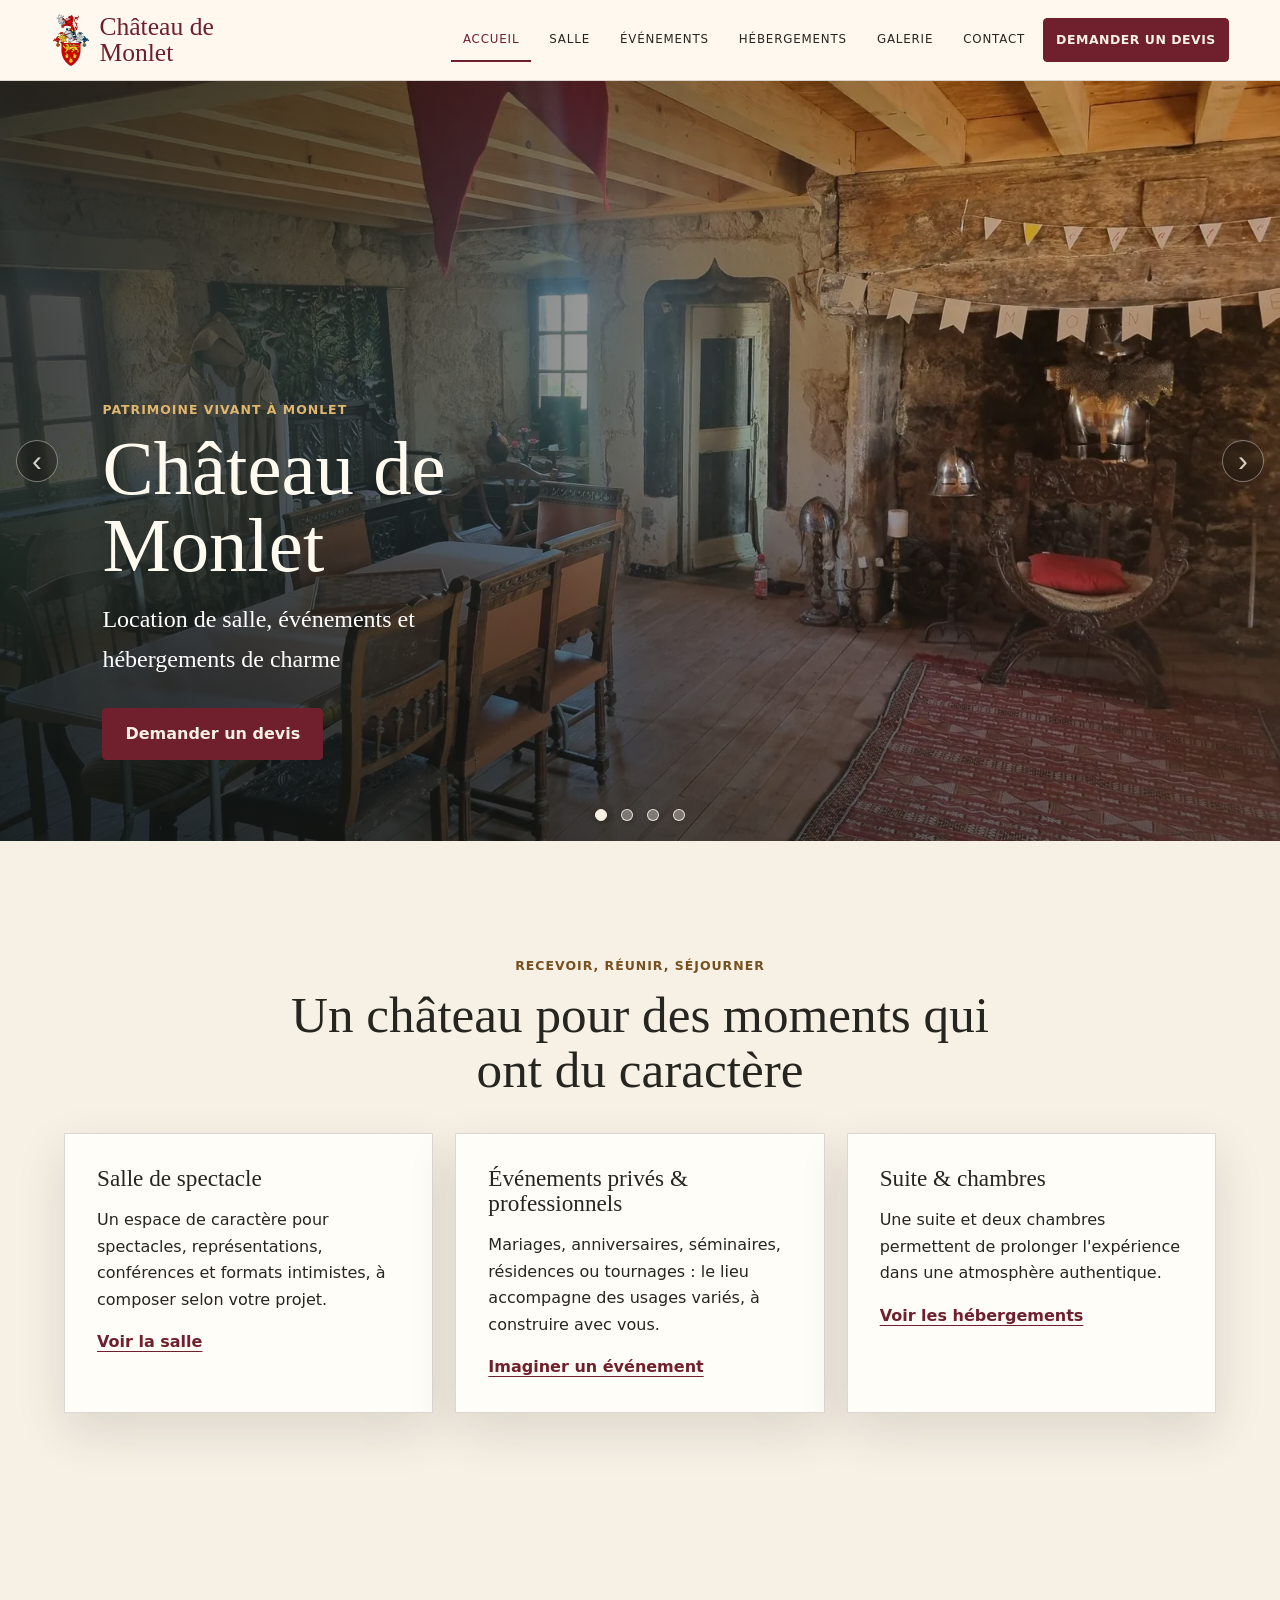
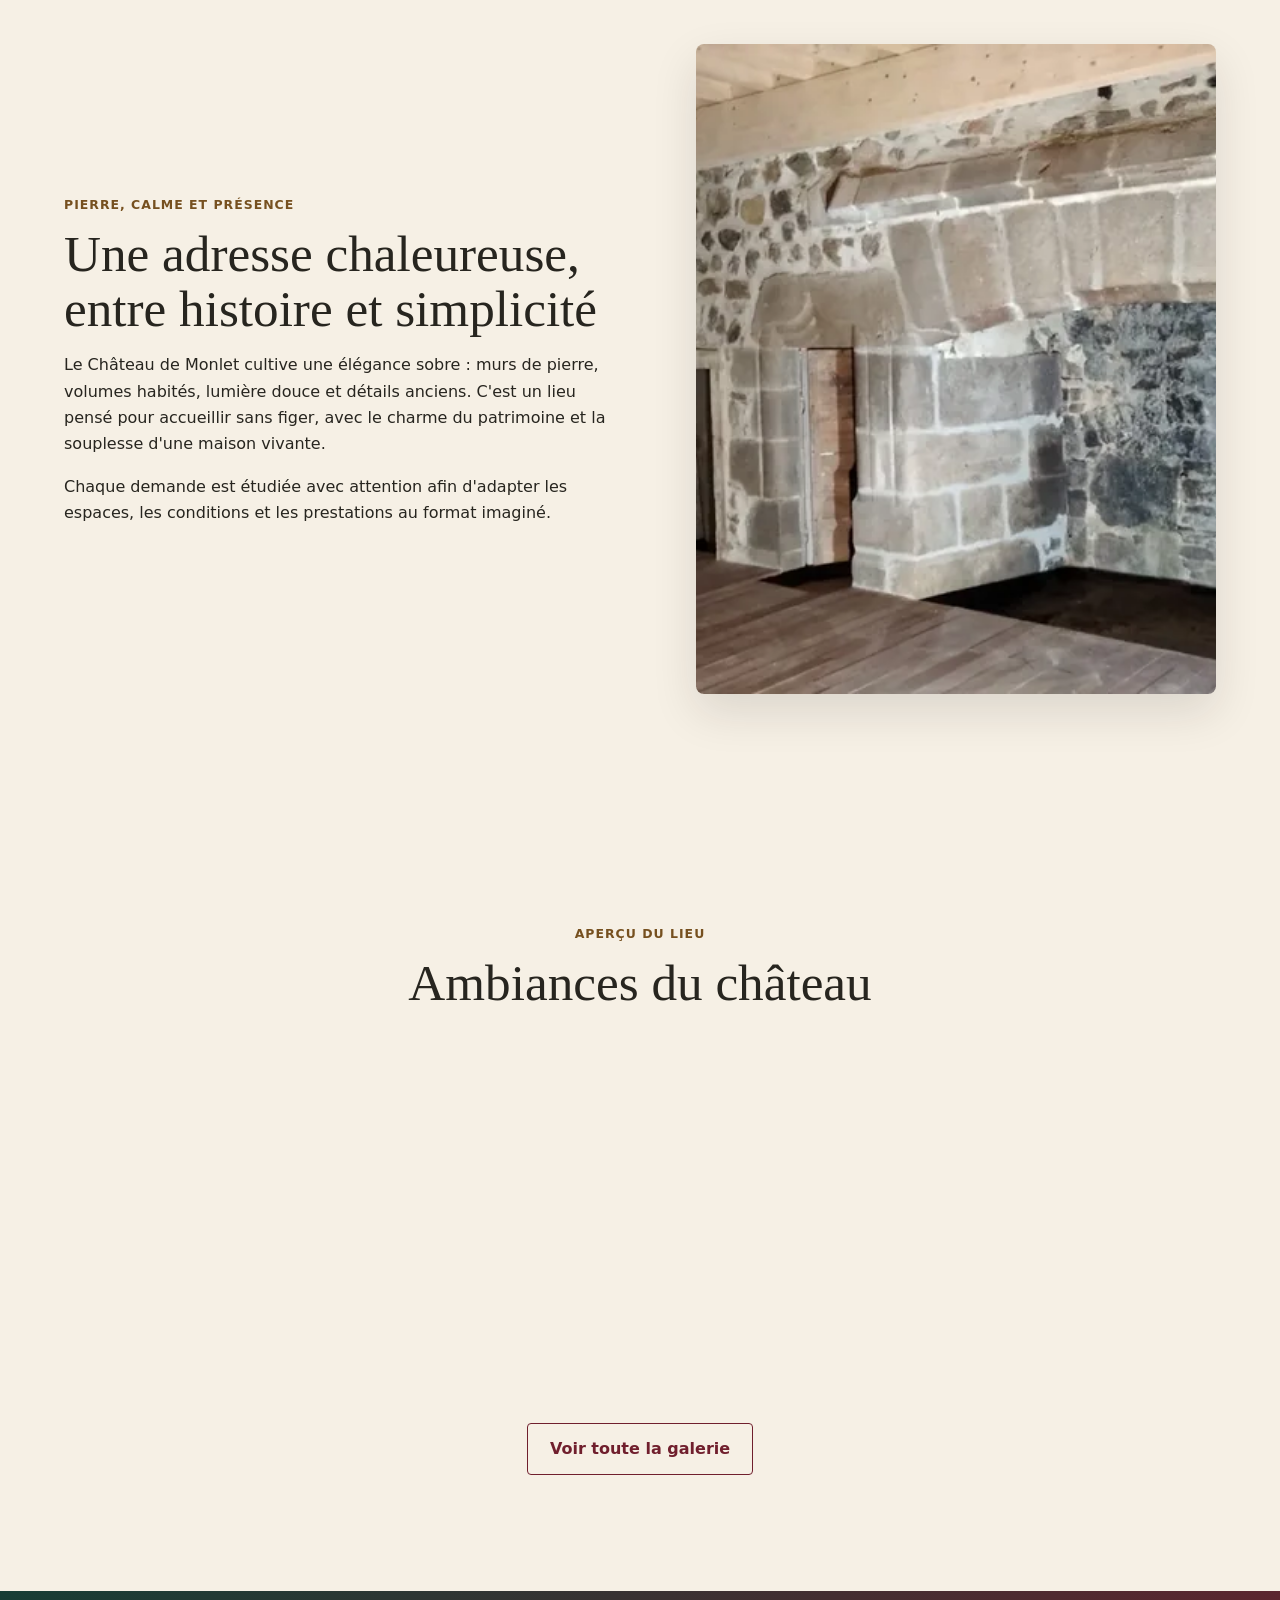
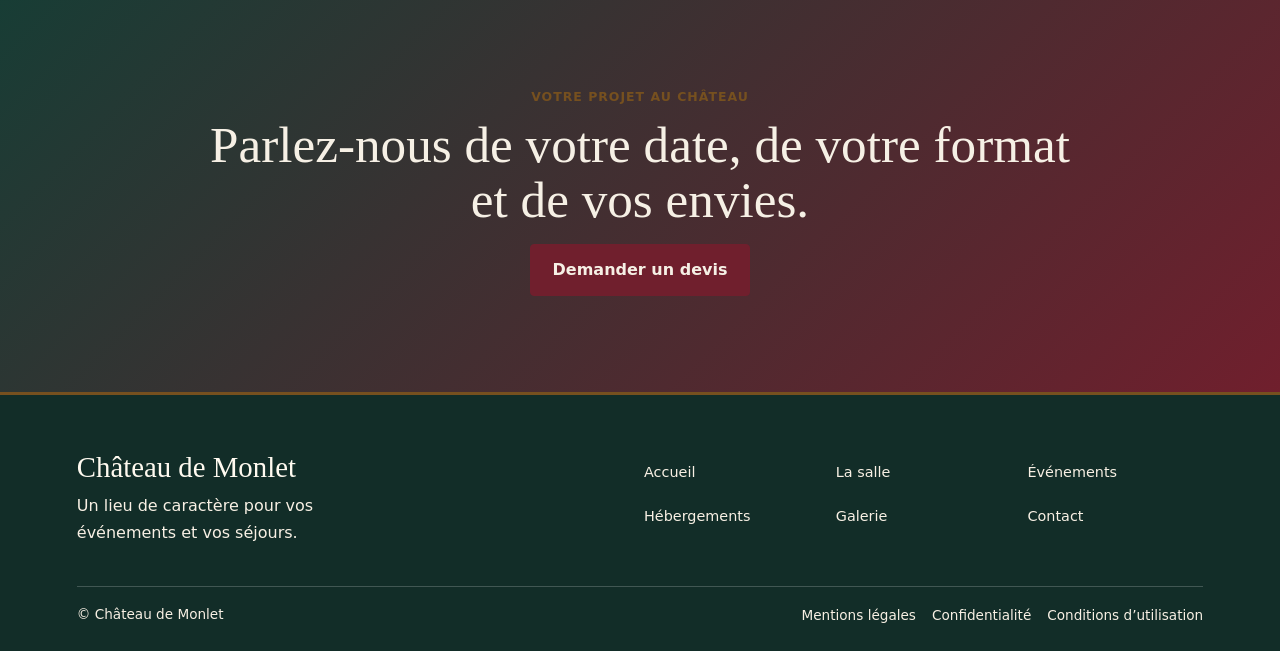
<file: index.html>
<!doctype html>
<html lang="fr">
<head>
  <meta charset="utf-8">
  <meta name="viewport" content="width=device-width, initial-scale=1">
  <link rel="icon" href="/favicon.ico" sizes="any">
  <link rel="icon" type="image/png" sizes="32x32" href="/favicon-32x32.png">
  <link rel="icon" type="image/png" sizes="16x16" href="/favicon-16x16.png">
  <link rel="apple-touch-icon" href="/apple-touch-icon.png">
  <link rel="manifest" href="/site.webmanifest">
  <meta name="theme-color" content="#6E1F2A">
  <meta name="referrer" content="strict-origin-when-cross-origin">
  <meta http-equiv="Content-Security-Policy" content="default-src 'self'; form-action https://formspree.io; img-src 'self' data: https:; style-src 'self'; script-src 'self' 'sha256-EzfqG/44iXcrrWK1rKTbBwAZj9Y7cn23iqyDD9mTN/I='; base-uri 'self'; object-src 'none';">
  <title>Château de Monlet | Salle, événements et hébergements de charme</title>
  <meta name="description" content="Château de Monlet : location de salle à Monlet, événements privés ou professionnels, salle de spectacle et hébergements de charme.">
  <meta name="robots" content="index,follow">
  <meta property="og:locale" content="fr_FR">
  <meta property="og:site_name" content="Château de Monlet">
  <meta property="og:title" content="Château de Monlet">
  <meta property="og:description" content="Un lieu de caractère pour vos événements, spectacles et séjours de charme à Monlet.">
  <meta property="og:image" content="https://www.chateau-monlet.fr/assets/images/social/chateau-monlet-og.jpg">
  <meta property="og:image:width" content="1200">
  <meta property="og:image:height" content="630">
  <meta property="og:image:type" content="image/jpeg">
  <meta property="og:type" content="website">
  <meta property="og:url" content="https://www.chateau-monlet.fr/">
  <meta name="twitter:card" content="summary_large_image">
  <link rel="canonical" href="https://www.chateau-monlet.fr/">
  <link rel="stylesheet" href="assets/css/styles.css">
  <script type="application/ld+json">
  {
    "@context": "https://schema.org",
    "@type": "EventVenue",
    "name": "Château de Monlet",
    "address": {
      "@type": "PostalAddress",
      "addressLocality": "Monlet",
      "addressCountry": "FR"
    },
    "url": "https://www.chateau-monlet.fr/"
  }
  </script>
</head>
<body data-page="accueil">
  <a class="skip-link" href="#contenu">Aller au contenu</a>
  <header class="site-header">
    <a class="brand" href="index.html"><img class="brand-crest" src="assets/images/blason-monlet.webp" alt="" width="146" height="200"><span>Château de Monlet</span></a>
    <button class="nav-toggle" type="button" aria-expanded="false" aria-controls="site-nav">
      <span class="sr-only">Ouvrir le menu</span>
      <span></span><span></span><span></span>
    </button>
    <nav class="site-nav" id="site-nav" aria-label="Navigation principale">
      <a href="index.html" data-nav="accueil">Accueil</a>
      <a href="salle.html" data-nav="salle">Salle</a>
      <a href="evenements.html" data-nav="evenements">Événements</a>
      <a href="hebergements.html" data-nav="hebergements">Hébergements</a>
      <a href="galerie.html" data-nav="galerie">Galerie</a>
      <a href="contact.html" data-nav="contact">Contact</a>
      <a class="nav-cta" href="contact.html">Demander un devis</a>
    </nav>
    <a class="header-cta" href="contact.html">Demander un devis</a>
  </header>

  <main id="contenu">
    <section class="home-hero">
      <div class="hero-carousel home-carousel" aria-label="Carrousel de photos du Château de Monlet">
        <div class="hero-slides">
          <div class="hero-slide is-active">
            <picture>
              <source type="image/webp" srcset="assets/images/1000008930-480.webp 480w, assets/images/1000008930-768.webp 768w, assets/images/1000008930-1200.webp 1200w, assets/images/1000008930-1600.webp 1600w, assets/images/1000008930.webp 2048w" sizes="100vw">
              <img class="hero-slide-focus-45" src="assets/images/1000008930.jpg" srcset="assets/images/1000008930-480.jpg 480w, assets/images/1000008930-768.jpg 768w, assets/images/1000008930-1200.jpg 1200w, assets/images/1000008930-1600.jpg 1600w, assets/images/1000008930.jpg 2048w" sizes="100vw" alt="Salle de caractère du Château de Monlet" loading="eager" fetchpriority="high" decoding="async" width="2048" height="1536">
            </picture>
          </div>
          <div class="hero-slide">
            <picture>
              <source type="image/webp" srcset="assets/images/1000022111-480.webp 480w, assets/images/1000022111-768.webp 768w, assets/images/1000022111-1200.webp 1200w, assets/images/1000022111.webp 1600w" sizes="100vw">
              <img class="hero-slide-focus-fireplace" src="assets/images/1000022111.jpg" srcset="assets/images/1000022111-480.jpg 480w, assets/images/1000022111-768.jpg 768w, assets/images/1000022111-1200.jpg 1200w, assets/images/1000022111.jpg 1600w" sizes="100vw" alt="Salle intérieure avec cheminée du Château de Monlet" loading="lazy" decoding="async" width="1600" height="900">
            </picture>
          </div>
          <div class="hero-slide"><picture><img src="assets/images/monlet/chambre-rouge-1200.webp" srcset="assets/images/monlet/chambre-rouge-480.webp 480w, assets/images/monlet/chambre-rouge-768.webp 768w, assets/images/monlet/chambre-rouge-1200.webp 1200w" sizes="100vw" alt="Chambre au lit à baldaquin rouge" loading="lazy" decoding="async" width="1200" height="900"></picture></div>
          <div class="hero-slide"><picture><img src="assets/images/monlet/salle-cheminee-1200.webp" srcset="assets/images/monlet/salle-cheminee-480.webp 480w, assets/images/monlet/salle-cheminee-768.webp 768w, assets/images/monlet/salle-cheminee-1200.webp 1200w" sizes="100vw" alt="Grande cheminée et fauteuils dans la salle du château" loading="lazy" decoding="async" width="1200" height="900"></picture></div>
        </div>
        <div class="hero-introduction">
          <p class="eyebrow">Patrimoine vivant à Monlet</p>
          <h1>Château de Monlet</h1>
          <p>Location de salle, événements et hébergements de charme</p>
          <div class="hero-actions">
            <a class="btn btn-primary" href="contact.html">Demander un devis</a>
          </div>
        </div>
        <button class="hero-carousel-btn hero-carousel-prev" type="button" aria-label="Afficher la photo précédente">&#8249;</button>
        <button class="hero-carousel-btn hero-carousel-next" type="button" aria-label="Afficher la photo suivante">&#8250;</button>
        <div class="hero-carousel-dots" aria-label="Navigation du carrousel"></div>
      </div>
    </section>

    <section class="section offers">
      <div class="section-heading">
        <p class="eyebrow">Recevoir, réunir, séjourner</p>
        <h2>Un château pour des moments qui ont du caractère</h2>
      </div>
      <div class="card-grid three">
        <article class="card">
          <h3>Salle de spectacle</h3>
          <p>Un espace de caractère pour spectacles, représentations, conférences et formats intimistes, à composer selon votre projet.</p>
          <a href="salle.html">Voir la salle</a>
        </article>
        <article class="card">
          <h3>Événements privés & professionnels</h3>
          <p>Mariages, anniversaires, séminaires, résidences ou tournages : le lieu accompagne des usages variés, à construire avec vous.</p>
          <a href="evenements.html">Imaginer un événement</a>
        </article>
        <article class="card">
          <h3>Suite & chambres</h3>
          <p>Une suite et deux chambres permettent de prolonger l'expérience dans une atmosphère authentique.</p>
          <a href="hebergements.html">Voir les hébergements</a>
        </article>
      </div>
    </section>

    <section class="split-section">
      <div class="split-copy">
        <p class="eyebrow">Pierre, calme et présence</p>
        <h2>Une adresse chaleureuse, entre histoire et simplicité</h2>
        <p>Le Château de Monlet cultive une élégance sobre : murs de pierre, volumes habités, lumière douce et détails anciens. C'est un lieu pensé pour accueillir sans figer, avec le charme du patrimoine et la souplesse d'une maison vivante.</p>
        <p>Chaque demande est étudiée avec attention afin d'adapter les espaces, les conditions et les prestations au format imaginé.</p>
      </div>
      <picture>
        <source type="image/webp" srcset="assets/images/1000022111-480.webp 480w, assets/images/1000022111-768.webp 768w, assets/images/1000022111-1200.webp 1200w, assets/images/1000022111.webp 1600w" sizes="(max-width: 560px) calc(100vw - 40px), (max-width: 920px) calc((100vw - 54px) / 2), 520px">
        <img src="assets/images/1000022111.jpg" srcset="assets/images/1000022111-480.jpg 480w, assets/images/1000022111-768.jpg 768w, assets/images/1000022111-1200.jpg 1200w, assets/images/1000022111.jpg 1600w" sizes="(max-width: 560px) calc(100vw - 40px), (max-width: 920px) calc((100vw - 54px) / 2), 520px" alt="Mur de pierre et grande cheminée du Château de Monlet" loading="lazy" decoding="async" width="1600" height="900">
      </picture>
    </section>

    <section class="section">
      <div class="section-heading">
        <p class="eyebrow">Aperçu du lieu</p>
        <h2>Ambiances du château</h2>
      </div>
      <div class="gallery-preview">
        <picture>
          <source type="image/webp" srcset="assets/images/1000008927-480.webp 480w, assets/images/1000008927-768.webp 768w, assets/images/1000008927-1200.webp 1200w, assets/images/1000008927.webp 1536w" sizes="(max-width: 560px) calc(100vw - 40px), (max-width: 920px) calc((100vw - 54px) / 2), 520px">
          <img src="assets/images/1000008927.jpg" srcset="assets/images/1000008927-480.jpg 480w, assets/images/1000008927-768.jpg 768w, assets/images/1000008927-1200.jpg 1200w, assets/images/1000008927.jpg 1536w" sizes="(max-width: 560px) calc(100vw - 40px), (max-width: 920px) calc((100vw - 54px) / 2), 520px" alt="Détail intérieur du Château de Monlet" loading="lazy" decoding="async" width="1536" height="2048">
        </picture>
        <picture>
          <source type="image/webp" srcset="assets/images/1000017905-480.webp 480w, assets/images/1000017905-768.webp 768w, assets/images/1000017905.webp 1200w" sizes="(max-width: 560px) calc(100vw - 40px), (max-width: 920px) calc((100vw - 54px) / 2), 520px">
          <img src="assets/images/1000017905.jpg" srcset="assets/images/1000017905-480.jpg 480w, assets/images/1000017905-768.jpg 768w, assets/images/1000017905.jpg 1200w" sizes="(max-width: 560px) calc(100vw - 40px), (max-width: 920px) calc((100vw - 54px) / 2), 520px" alt="Espace de charme au Château de Monlet" loading="lazy" decoding="async" width="1200" height="1600">
        </picture>
        <picture>
          <source type="image/webp" srcset="assets/images/1000017908-480.webp 480w, assets/images/1000017908-768.webp 768w, assets/images/1000017908.webp 1200w" sizes="(max-width: 560px) calc(100vw - 40px), (max-width: 920px) calc((100vw - 54px) / 2), 520px">
          <img src="assets/images/1000017908.jpg" srcset="assets/images/1000017908-480.jpg 480w, assets/images/1000017908-768.jpg 768w, assets/images/1000017908.jpg 1200w" sizes="(max-width: 560px) calc(100vw - 40px), (max-width: 920px) calc((100vw - 54px) / 2), 520px" alt="Ambiance patrimoniale du Château de Monlet" loading="lazy" decoding="async" width="1200" height="1600">
        </picture>
        <picture>
          <source type="image/webp" srcset="assets/images/1000042227-480.webp 480w, assets/images/1000042227-768.webp 768w, assets/images/1000042227-1200.webp 1200w, assets/images/1000042227.webp 1536w" sizes="(max-width: 560px) calc(100vw - 40px), (max-width: 920px) calc((100vw - 54px) / 2), 520px">
          <img src="assets/images/1000042227.jpg" srcset="assets/images/1000042227-480.jpg 480w, assets/images/1000042227-768.jpg 768w, assets/images/1000042227-1200.jpg 1200w, assets/images/1000042227.jpg 1536w" sizes="(max-width: 560px) calc(100vw - 40px), (max-width: 920px) calc((100vw - 54px) / 2), 520px" alt="Vue intérieure du Château de Monlet" loading="lazy" decoding="async" width="1536" height="2048">
        </picture>
      </div>
      <div class="center-actions">
        <a class="btn btn-outline" href="galerie.html">Voir toute la galerie</a>
      </div>
    </section>

    <section class="cta-band">
      <p class="eyebrow">Votre projet au château</p>
      <h2>Parlez-nous de votre date, de votre format et de vos envies.</h2>
      <a class="btn btn-primary" href="contact.html">Demander un devis</a>
    </section>
  </main>

  <footer class="site-footer">
    <div class="footer-brand"><strong>Château de Monlet</strong><p>Un lieu de caractère pour vos événements et vos séjours.</p></div>
    <nav aria-label="Navigation pied de page"><a href="index.html">Accueil</a><a href="salle.html">La salle</a><a href="evenements.html">Événements</a><a href="hebergements.html">Hébergements</a><a href="galerie.html">Galerie</a><a href="contact.html">Contact</a></nav>
    <div class="footer-bottom"><p>© Château de Monlet</p><div><a href="mentions-legales.html">Mentions légales</a><a href="politique-confidentialite.html">Confidentialité</a><a href="conditions-utilisation.html">Conditions d’utilisation</a></div></div>
  </footer>
  <a class="mobile-sticky-cta" href="contact.html">Demander un devis</a>
  <script src="assets/js/main.js"></script>
</body>
</html>
</file>
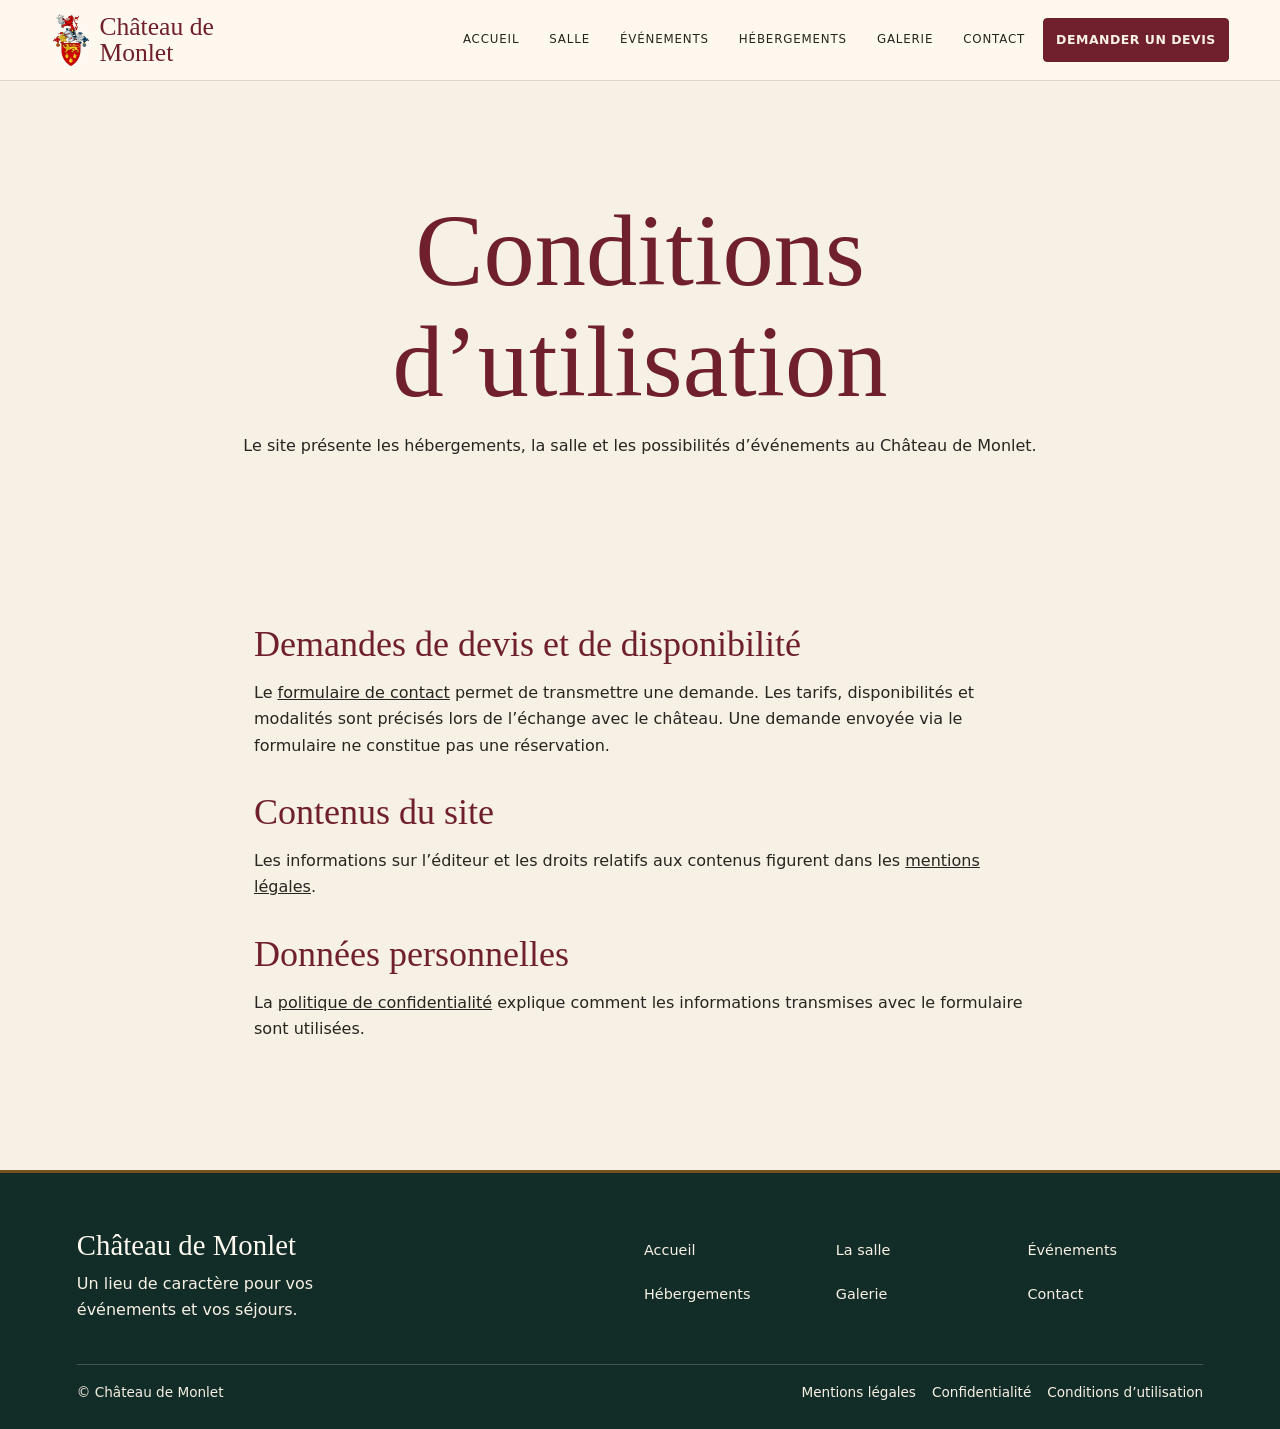
<file: conditions-utilisation.html>
<!doctype html>
<html lang="fr">
<head>
  <meta charset="utf-8">
  <meta name="viewport" content="width=device-width, initial-scale=1">
  <link rel="icon" href="/favicon.ico" sizes="any">
  <link rel="icon" type="image/png" sizes="32x32" href="/favicon-32x32.png">
  <link rel="icon" type="image/png" sizes="16x16" href="/favicon-16x16.png">
  <link rel="apple-touch-icon" href="/apple-touch-icon.png">
  <link rel="manifest" href="/site.webmanifest">
  <meta name="theme-color" content="#6E1F2A">
  <meta name="referrer" content="strict-origin-when-cross-origin">
  <meta http-equiv="Content-Security-Policy" content="default-src 'self'; form-action https://formspree.io; img-src 'self' data: https:; style-src 'self'; script-src 'self' 'sha256-EzfqG/44iXcrrWK1rKTbBwAZj9Y7cn23iqyDD9mTN/I='; base-uri 'self'; object-src 'none';">
  <title>Conditions d’utilisation | Château de Monlet</title>
  <meta name="description" content="Modalités d’utilisation du site du Château de Monlet et de son formulaire de demande.">
  <meta name="robots" content="index,follow">
  <meta property="og:locale" content="fr_FR">
  <meta property="og:site_name" content="Château de Monlet">
  <meta property="og:title" content="Conditions d’utilisation | Château de Monlet">
  <meta property="og:description" content="Modalités d’utilisation du site du Château de Monlet et de son formulaire de demande.">
  <meta property="og:image" content="https://www.chateau-monlet.fr/assets/images/social/chateau-monlet-og.jpg">
  <meta property="og:image:width" content="1200">
  <meta property="og:image:height" content="630">
  <meta property="og:image:type" content="image/jpeg">
  <meta property="og:type" content="website">
  <meta property="og:url" content="https://www.chateau-monlet.fr/conditions-utilisation.html">
  <meta name="twitter:card" content="summary_large_image">
  <link rel="canonical" href="https://www.chateau-monlet.fr/conditions-utilisation.html">
  <link rel="stylesheet" href="assets/css/styles.css">
</head>
<body data-page="conditions">
  <a class="skip-link" href="#contenu">Aller au contenu</a>
  <header class="site-header">
    <a class="brand" href="index.html"><img class="brand-crest" src="assets/images/blason-monlet.webp" alt="" width="146" height="200"><span>Château de Monlet</span></a>
    <button class="nav-toggle" type="button" aria-expanded="false" aria-controls="site-nav"><span class="sr-only">Ouvrir le menu</span><span></span><span></span><span></span></button>
    <nav class="site-nav" id="site-nav" aria-label="Navigation principale">
      <a href="index.html" data-nav="accueil">Accueil</a><a href="salle.html" data-nav="salle">Salle</a><a href="evenements.html" data-nav="evenements">Événements</a><a href="hebergements.html" data-nav="hebergements">Hébergements</a><a href="galerie.html" data-nav="galerie">Galerie</a><a href="contact.html" data-nav="contact">Contact</a><a class="nav-cta" href="contact.html">Demander un devis</a>
    </nav>
    <a class="header-cta" href="contact.html">Demander un devis</a>
  </header>
  <main id="contenu">
    <section class="page-intro">
      <h1>Conditions d’utilisation</h1>
      <p>Le site présente les hébergements, la salle et les possibilités d’événements au Château de Monlet.</p>
    </section>
    <section class="section legal-content">
      <h2>Demandes de devis et de disponibilité</h2>
      <p>Le <a href="contact.html">formulaire de contact</a> permet de transmettre une demande. Les tarifs, disponibilités et modalités sont précisés lors de l’échange avec le château. Une demande envoyée via le formulaire ne constitue pas une réservation.</p>
      <h2>Contenus du site</h2>
      <p>Les informations sur l’éditeur et les droits relatifs aux contenus figurent dans les <a href="mentions-legales.html">mentions légales</a>.</p>
      <h2>Données personnelles</h2>
      <p>La <a href="politique-confidentialite.html">politique de confidentialité</a> explique comment les informations transmises avec le formulaire sont utilisées.</p>
    </section>
  </main>
  <footer class="site-footer">
    <div class="footer-brand"><strong>Château de Monlet</strong><p>Un lieu de caractère pour vos événements et vos séjours.</p></div>
    <nav aria-label="Navigation pied de page"><a href="index.html">Accueil</a><a href="salle.html">La salle</a><a href="evenements.html">Événements</a><a href="hebergements.html">Hébergements</a><a href="galerie.html">Galerie</a><a href="contact.html">Contact</a></nav>
    <div class="footer-bottom"><p>© Château de Monlet</p><div><a href="mentions-legales.html">Mentions légales</a><a href="politique-confidentialite.html">Confidentialité</a><a href="conditions-utilisation.html">Conditions d’utilisation</a></div></div>
  </footer>
  <a class="mobile-sticky-cta" href="contact.html">Demander un devis</a>
  <script src="assets/js/main.js"></script>
</body>
</html>
</file>
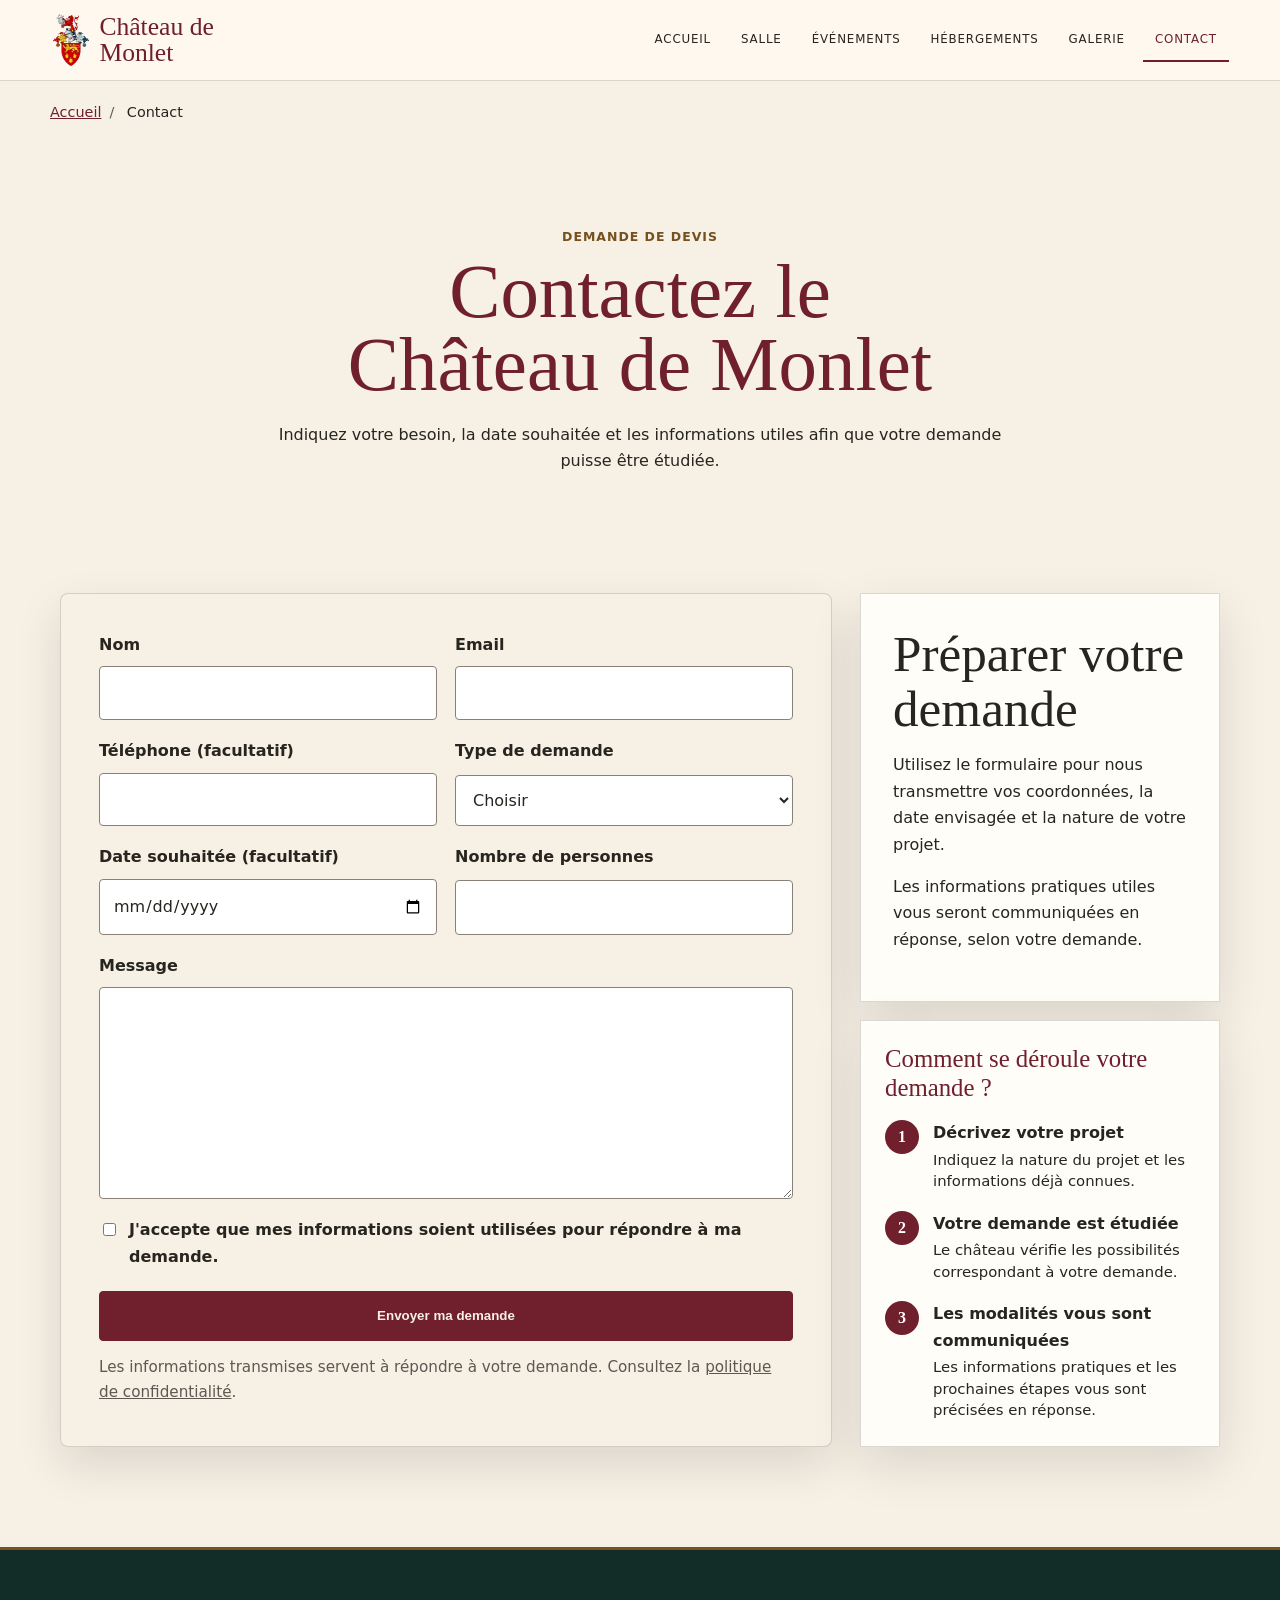
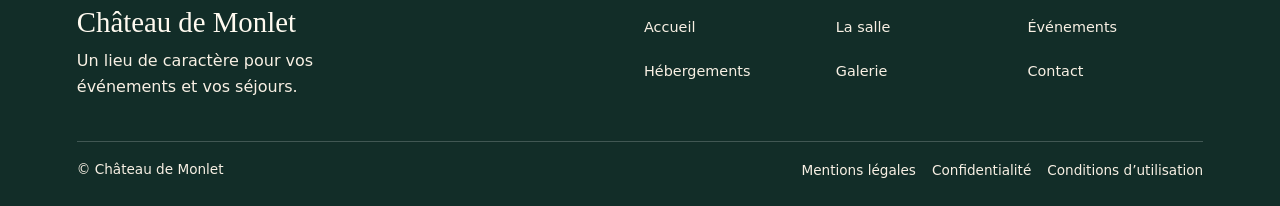
<file: contact.html>
<!doctype html>
<html lang="fr">
<head>
  <meta charset="utf-8">
  <meta name="viewport" content="width=device-width, initial-scale=1">
  <link rel="icon" href="/favicon.ico" sizes="any">
  <link rel="icon" type="image/png" sizes="32x32" href="/favicon-32x32.png">
  <link rel="icon" type="image/png" sizes="16x16" href="/favicon-16x16.png">
  <link rel="apple-touch-icon" href="/apple-touch-icon.png">
  <link rel="manifest" href="/site.webmanifest">
  <meta name="theme-color" content="#6E1F2A">
  <meta name="referrer" content="strict-origin-when-cross-origin">
  <meta http-equiv="Content-Security-Policy" content="default-src 'self'; form-action https://formspree.io; img-src 'self' data: https:; style-src 'self'; script-src 'self' 'sha256-EzfqG/44iXcrrWK1rKTbBwAZj9Y7cn23iqyDD9mTN/I='; base-uri 'self'; object-src 'none';">
  <title>Contact et demande de devis | Château de Monlet</title>
  <meta name="description" content="Contacter le Château de Monlet pour une location de salle, un spectacle, un événement privé ou professionnel, ou une demande d'hébergement.">
  <meta name="robots" content="index,follow">
  <meta property="og:locale" content="fr_FR">
  <meta property="og:site_name" content="Château de Monlet">
  <meta property="og:title" content="Contact | Château de Monlet">
  <meta property="og:description" content="Demande de devis, disponibilité de salle ou hébergement au Château de Monlet.">
  <meta property="og:image" content="https://www.chateau-monlet.fr/assets/images/social/chateau-monlet-og.jpg">
  <meta property="og:image:width" content="1200">
  <meta property="og:image:height" content="630">
  <meta property="og:image:type" content="image/jpeg">
  <meta property="og:type" content="website">
  <meta property="og:url" content="https://www.chateau-monlet.fr/contact.html">
  <meta name="twitter:card" content="summary_large_image">
  <link rel="canonical" href="https://www.chateau-monlet.fr/contact.html">
  <link rel="stylesheet" href="assets/css/styles.css">
</head>
<body data-page="contact">
  <a class="skip-link" href="#contenu">Aller au contenu</a>
  <header class="site-header">
    <a class="brand" href="index.html"><img class="brand-crest" src="assets/images/blason-monlet.webp" alt="" width="146" height="200"><span>Château de Monlet</span></a>
    <button class="nav-toggle" type="button" aria-expanded="false" aria-controls="site-nav"><span class="sr-only">Ouvrir le menu</span><span></span><span></span><span></span></button>
    <nav class="site-nav" id="site-nav" aria-label="Navigation principale">
      <a href="index.html" data-nav="accueil">Accueil</a><a href="salle.html" data-nav="salle">Salle</a><a href="evenements.html" data-nav="evenements">Événements</a><a href="hebergements.html" data-nav="hebergements">Hébergements</a><a href="galerie.html" data-nav="galerie">Galerie</a><a href="contact.html" data-nav="contact">Contact</a>
    </nav>
  </header>
  <main id="contenu">
    <nav class="breadcrumb" aria-label="Fil d’Ariane">
      <ol itemscope itemtype="https://schema.org/BreadcrumbList">
        <li itemprop="itemListElement" itemscope itemtype="https://schema.org/ListItem">
          <a itemprop="item" href="/"><span itemprop="name">Accueil</span></a>
          <meta itemprop="position" content="1">
        </li>
        <li itemprop="itemListElement" itemscope itemtype="https://schema.org/ListItem" aria-current="page">
          <span itemprop="name">Contact</span>
          <meta itemprop="position" content="2">
        </li>
      </ol>
    </nav>
    <section class="page-intro"><p class="eyebrow">Demande de devis</p><h1>Contactez le Château de Monlet</h1><p>Indiquez votre besoin, la date souhaitée et les informations utiles afin que votre demande puisse être étudiée.</p></section>
    <section class="contact-layout">
      <form action="https://formspree.io/f/mjgdkgwz" method="POST" class="contact-form">
        <input type="hidden" name="_subject" value="Nouvelle demande depuis le site Château de Monlet">
        <input class="form-honeypot" type="text" name="_gotcha" tabindex="-1" autocomplete="off" aria-hidden="true">
        <input type="hidden" name="_next" value="https://www.chateau-monlet.fr/merci.html">
        <div class="form-row"><label for="name">Nom</label><input id="name" name="nom" type="text" autocomplete="name" maxlength="120" required></div>
        <div class="form-row"><label for="email">Email</label><input id="email" name="email" type="email" autocomplete="email" maxlength="254" required></div>
        <div class="form-row"><label for="phone">Téléphone (facultatif)</label><input id="phone" name="telephone" type="tel" autocomplete="tel" maxlength="40"></div>
        <div class="form-row"><label for="request-type">Type de demande</label><select id="request-type" name="type_demande" required><option value="">Choisir</option><option>Location de salle</option><option>Spectacle</option><option>Événement privé</option><option>Événement professionnel</option><option>Hébergement</option><option>Autre</option></select></div>
        <div class="form-row"><label for="date">Date souhaitée (facultatif)</label><input id="date" name="date_evenement" type="date"></div>
        <div class="form-row"><label for="people">Nombre de personnes</label><input id="people" name="nombre_personnes" type="number" min="1" inputmode="numeric"></div>
        <div class="form-row full"><label for="message">Message</label><textarea id="message" name="message" rows="7" maxlength="5000" required></textarea></div>
        <div class="form-row full consent-row"><label><input name="consentement" type="checkbox" value="oui" required> J'accepte que mes informations soient utilisées pour répondre à ma demande.</label></div>
        <button type="submit" class="btn btn-primary">Envoyer ma demande</button>
        <p class="form-note">Les informations transmises servent à répondre à votre demande. Consultez la <a href="politique-confidentialite.html">politique de confidentialité</a>.</p>
      </form>
      <aside class="contact-side">
        <div class="contact-box"><h2>Préparer votre demande</h2><p>Utilisez le formulaire pour nous transmettre vos coordonnées, la date envisagée et la nature de votre projet.</p><p>Les informations pratiques utiles vous seront communiquées en réponse, selon votre demande.</p></div>
        <section class="request-steps" aria-labelledby="request-steps-title">
          <h2 id="request-steps-title">Comment se déroule votre demande&nbsp;?</h2>
          <ol>
            <li><strong>Décrivez votre projet</strong><span>Indiquez la nature du projet et les informations déjà connues.</span></li>
            <li><strong>Votre demande est étudiée</strong><span>Le château vérifie les possibilités correspondant à votre demande.</span></li>
            <li><strong>Les modalités vous sont communiquées</strong><span>Les informations pratiques et les prochaines étapes vous sont précisées en réponse.</span></li>
          </ol>
        </section>
      </aside>
    </section>
  </main>
  <footer class="site-footer">
    <div class="footer-brand"><strong>Château de Monlet</strong><p>Un lieu de caractère pour vos événements et vos séjours.</p></div>
    <nav aria-label="Navigation pied de page"><a href="index.html">Accueil</a><a href="salle.html">La salle</a><a href="evenements.html">Événements</a><a href="hebergements.html">Hébergements</a><a href="galerie.html">Galerie</a><a href="contact.html">Contact</a></nav>
    <div class="footer-bottom"><p>© Château de Monlet</p><div><a href="mentions-legales.html">Mentions légales</a><a href="politique-confidentialite.html">Confidentialité</a><a href="conditions-utilisation.html">Conditions d’utilisation</a></div></div>
  </footer>
  <script src="assets/js/main.js"></script>
</body>
</html>
</file>
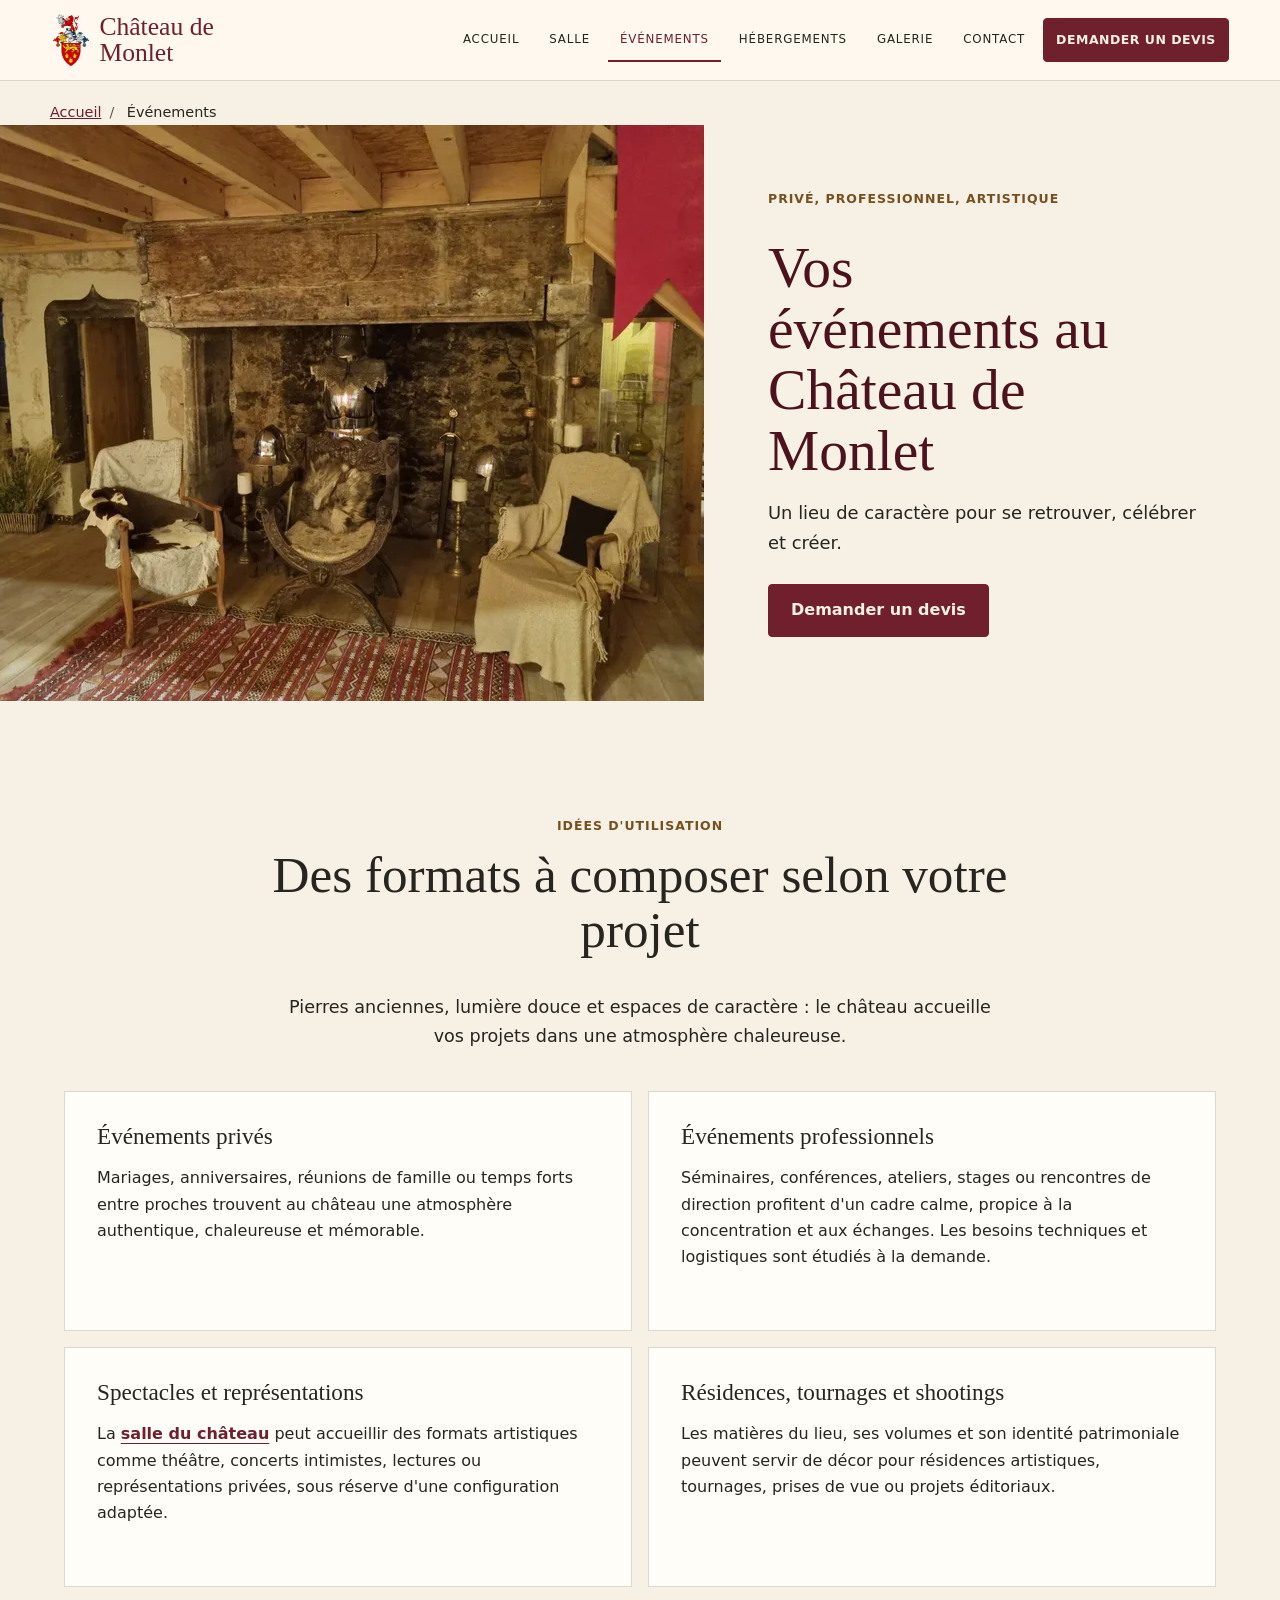
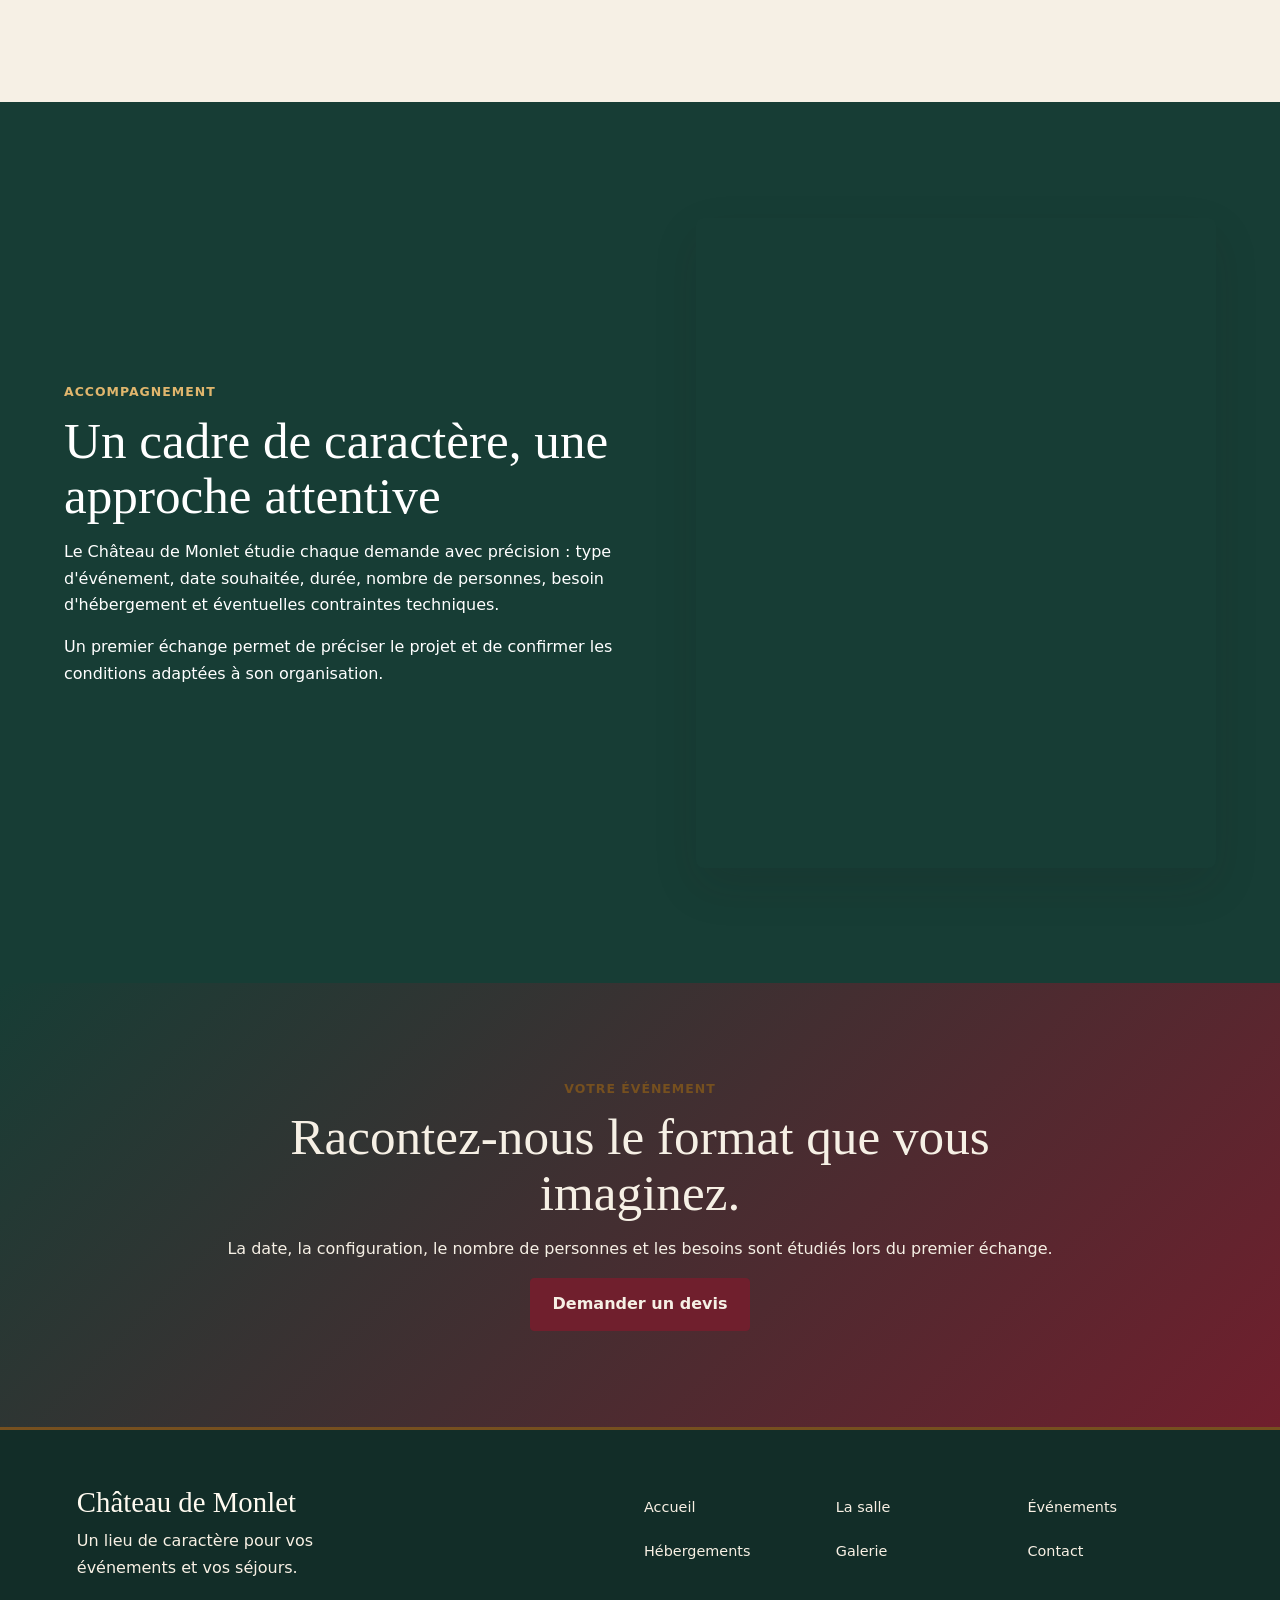
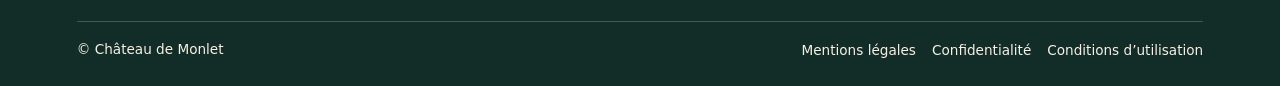
<file: evenements.html>
<!doctype html>
<html lang="fr">
<head>
  <meta charset="utf-8">
  <meta name="viewport" content="width=device-width, initial-scale=1">
  <link rel="icon" href="/favicon.ico" sizes="any">
  <link rel="icon" type="image/png" sizes="32x32" href="/favicon-32x32.png">
  <link rel="icon" type="image/png" sizes="16x16" href="/favicon-16x16.png">
  <link rel="apple-touch-icon" href="/apple-touch-icon.png">
  <link rel="manifest" href="/site.webmanifest">
  <meta name="theme-color" content="#6E1F2A">
  <meta name="referrer" content="strict-origin-when-cross-origin">
  <meta http-equiv="Content-Security-Policy" content="default-src 'self'; form-action https://formspree.io; img-src 'self' data: https:; style-src 'self'; script-src 'self' 'sha256-EzfqG/44iXcrrWK1rKTbBwAZj9Y7cn23iqyDD9mTN/I='; base-uri 'self'; object-src 'none';">
  <title>Événements au château | Château de Monlet</title>
  <meta name="description" content="Organiser un événement privé, professionnel, un spectacle, une résidence artistique ou un shooting au Château de Monlet.">
  <meta name="robots" content="index,follow">
  <meta property="og:locale" content="fr_FR">
  <meta property="og:site_name" content="Château de Monlet">
  <meta property="og:title" content="Événements au Château de Monlet">
  <meta property="og:description" content="Un château pour événement à Monlet, adapté aux formats privés, professionnels et artistiques.">
  <meta property="og:image" content="https://www.chateau-monlet.fr/assets/images/social/chateau-monlet-og.jpg">
  <meta property="og:image:width" content="1200">
  <meta property="og:image:height" content="630">
  <meta property="og:image:type" content="image/jpeg">
  <meta property="og:type" content="website">
  <meta property="og:url" content="https://www.chateau-monlet.fr/evenements.html">
  <meta name="twitter:card" content="summary_large_image">
  <link rel="canonical" href="https://www.chateau-monlet.fr/evenements.html">
  <link rel="stylesheet" href="assets/css/styles.css">
</head>
<body data-page="evenements">
  <a class="skip-link" href="#contenu">Aller au contenu</a>
  <header class="site-header">
    <a class="brand" href="index.html"><img class="brand-crest" src="assets/images/blason-monlet.webp" alt="" width="146" height="200"><span>Château de Monlet</span></a>
    <button class="nav-toggle" type="button" aria-expanded="false" aria-controls="site-nav"><span class="sr-only">Ouvrir le menu</span><span></span><span></span><span></span></button>
    <nav class="site-nav" id="site-nav" aria-label="Navigation principale">
      <a href="index.html" data-nav="accueil">Accueil</a><a href="salle.html" data-nav="salle">Salle</a><a href="evenements.html" data-nav="evenements">Événements</a><a href="hebergements.html" data-nav="hebergements">Hébergements</a><a href="galerie.html" data-nav="galerie">Galerie</a><a href="contact.html" data-nav="contact">Contact</a><a class="nav-cta" href="contact.html">Demander un devis</a>
    </nav>
    <a class="header-cta" href="contact.html">Demander un devis</a>
  </header>
  <main id="contenu">
    <nav class="breadcrumb" aria-label="Fil d’Ariane">
      <ol itemscope itemtype="https://schema.org/BreadcrumbList">
        <li itemprop="itemListElement" itemscope itemtype="https://schema.org/ListItem">
          <a itemprop="item" href="/"><span itemprop="name">Accueil</span></a>
          <meta itemprop="position" content="1">
        </li>
        <li itemprop="itemListElement" itemscope itemtype="https://schema.org/ListItem" aria-current="page">
          <span itemprop="name">Événements</span>
          <meta itemprop="position" content="2">
        </li>
      </ol>
    </nav>
    <section class="event-hero">
      <div class="event-hero-photo"><img src="assets/images/monlet/salle-cheminee-1200.webp" srcset="assets/images/monlet/salle-cheminee-480.webp 480w, assets/images/monlet/salle-cheminee-768.webp 768w, assets/images/monlet/salle-cheminee-1200.webp 1200w" sizes="(max-width: 768px) 100vw, 55vw" alt="Grande cheminée et fauteuils dans la salle du château" fetchpriority="high" width="1200" height="900"></div>
      <div class="event-hero-copy"><p class="eyebrow">Privé, professionnel, artistique</p><h1>Vos événements au Château de Monlet</h1><p>Un lieu de caractère pour se retrouver, célébrer et créer.</p><a class="btn btn-primary" href="contact.html">Demander un devis</a></div>
    </section>
    <section class="section">
      <div class="section-heading"><p class="eyebrow">Idées d'utilisation</p><h2>Des formats à composer selon votre projet</h2></div>
      <div class="event-intro"><p>Pierres anciennes, lumière douce et espaces de caractère : le château accueille vos projets dans une atmosphère chaleureuse.</p></div>
      <div class="event-grid">
        <article class="card wide"><h3>Événements privés</h3><p>Mariages, anniversaires, réunions de famille ou temps forts entre proches trouvent au château une atmosphère authentique, chaleureuse et mémorable.</p></article>
        <article class="card wide"><h3>Événements professionnels</h3><p>Séminaires, conférences, ateliers, stages ou rencontres de direction profitent d'un cadre calme, propice à la concentration et aux échanges. Les besoins techniques et logistiques sont étudiés à la demande.</p></article>
        <article class="card wide"><h3>Spectacles et représentations</h3><p>La <a href="salle.html">salle du château</a> peut accueillir des formats artistiques comme théâtre, concerts intimistes, lectures ou représentations privées, sous réserve d'une configuration adaptée.</p></article>
        <article class="card wide"><h3>Résidences, tournages et shootings</h3><p>Les matières du lieu, ses volumes et son identité patrimoniale peuvent servir de décor pour résidences artistiques, tournages, prises de vue ou projets éditoriaux.</p></article>
      </div>
    </section>
    <section class="split-section muted">
      <div class="split-copy"><p class="eyebrow">Accompagnement</p><h2>Un cadre de caractère, une approche attentive</h2><p>Le Château de Monlet étudie chaque demande avec précision : type d'événement, date souhaitée, durée, nombre de personnes, besoin d'hébergement et éventuelles contraintes techniques.</p><p>Un premier échange permet de préciser le projet et de confirmer les conditions adaptées à son organisation.</p></div>
      <picture>
        <source type="image/webp" srcset="assets/images/1000042224-480.webp 480w, assets/images/1000042224-768.webp 768w, assets/images/1000042224-1200.webp 1200w, assets/images/1000042224.webp 1536w" sizes="(max-width: 560px) calc(100vw - 40px), (max-width: 920px) calc((100vw - 54px) / 2), 520px">
        <img src="assets/images/1000042224.jpg" srcset="assets/images/1000042224-480.jpg 480w, assets/images/1000042224-768.jpg 768w, assets/images/1000042224-1200.jpg 1200w, assets/images/1000042224.jpg 1536w" sizes="(max-width: 560px) calc(100vw - 40px), (max-width: 920px) calc((100vw - 54px) / 2), 520px" alt="Détail d'ambiance au Château de Monlet" loading="lazy" decoding="async" width="1536" height="2048">
      </picture>
    </section>
    <section class="cta-band"><p class="eyebrow">Votre événement</p><h2>Racontez-nous le format que vous imaginez.</h2><p>La date, la configuration, le nombre de personnes et les besoins sont étudiés lors du premier échange.</p><a class="btn btn-primary" href="contact.html">Demander un devis</a></section>
  </main>
  <footer class="site-footer">
    <div class="footer-brand"><strong>Château de Monlet</strong><p>Un lieu de caractère pour vos événements et vos séjours.</p></div>
    <nav aria-label="Navigation pied de page"><a href="index.html">Accueil</a><a href="salle.html">La salle</a><a href="evenements.html">Événements</a><a href="hebergements.html">Hébergements</a><a href="galerie.html">Galerie</a><a href="contact.html">Contact</a></nav>
    <div class="footer-bottom"><p>© Château de Monlet</p><div><a href="mentions-legales.html">Mentions légales</a><a href="politique-confidentialite.html">Confidentialité</a><a href="conditions-utilisation.html">Conditions d’utilisation</a></div></div>
  </footer>
  <a class="mobile-sticky-cta" href="contact.html">Demander un devis</a>
  <script src="assets/js/main.js"></script>
</body>
</html>
</file>
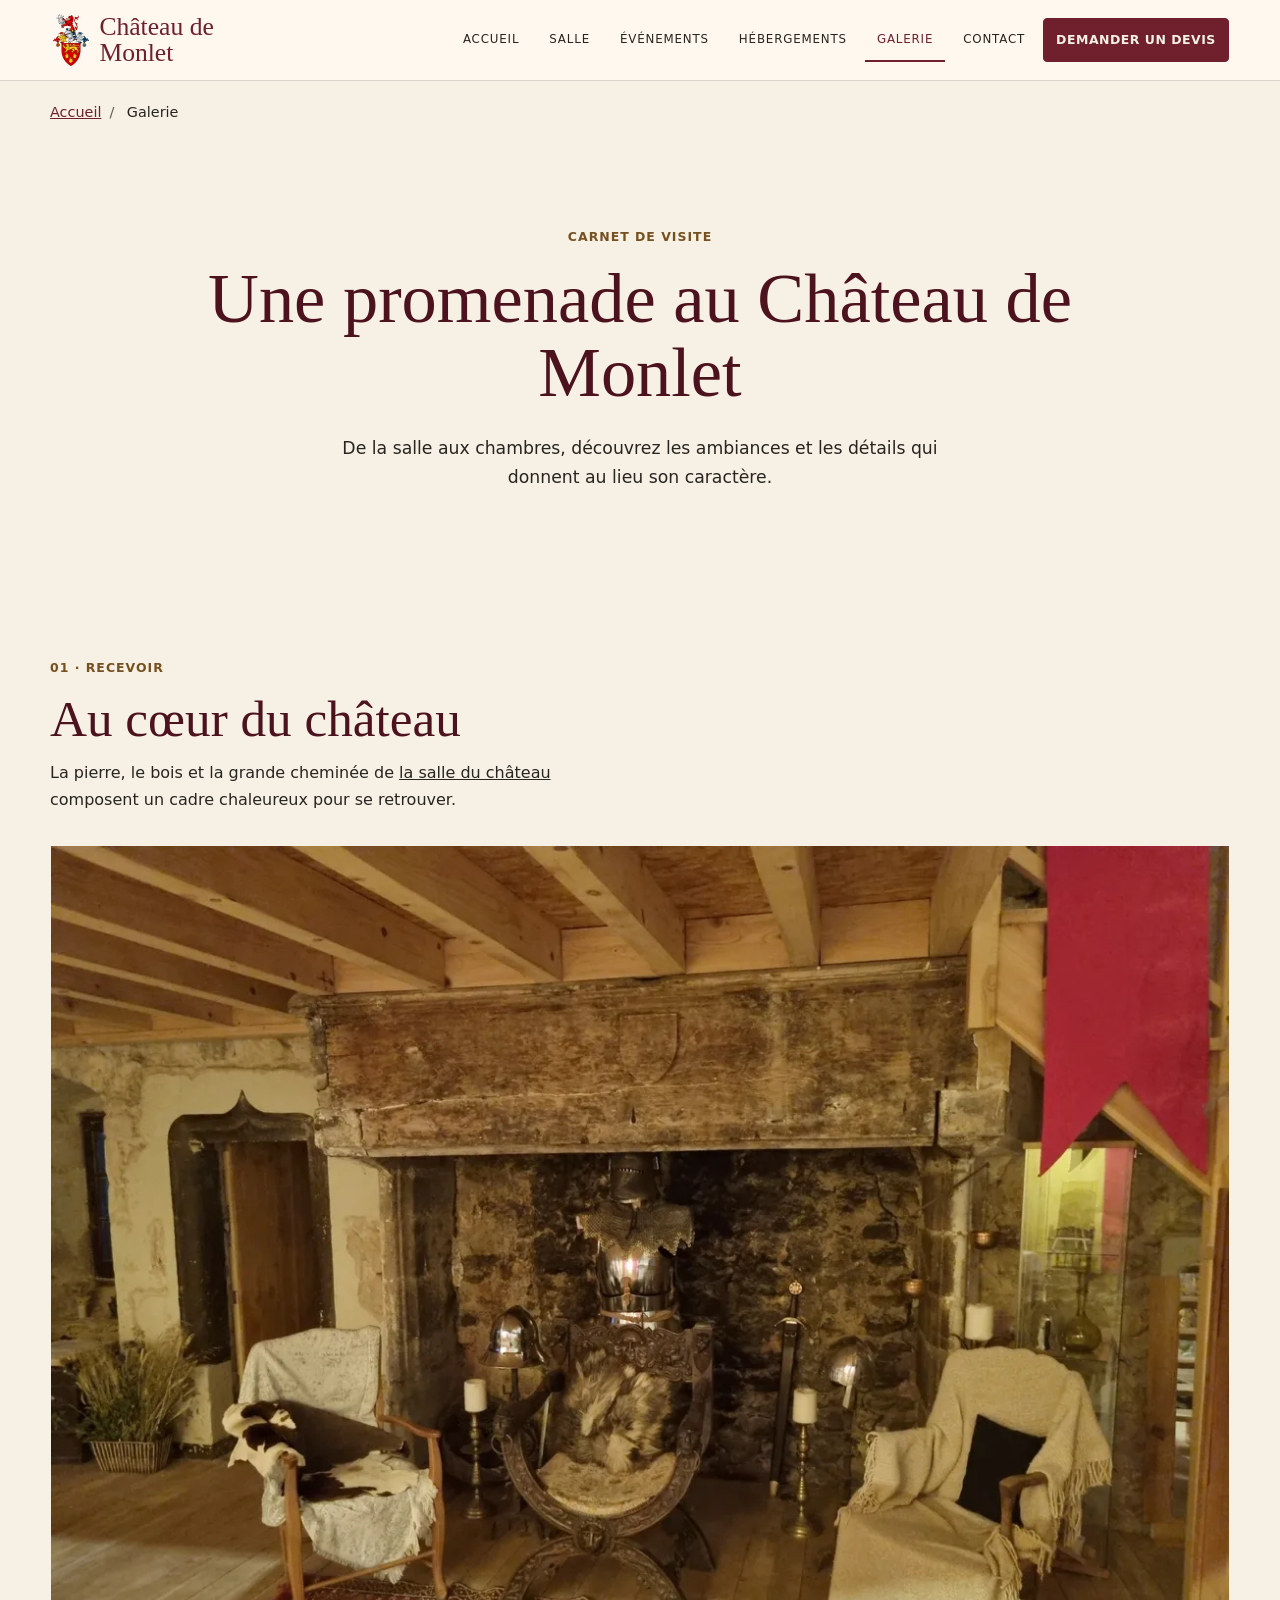
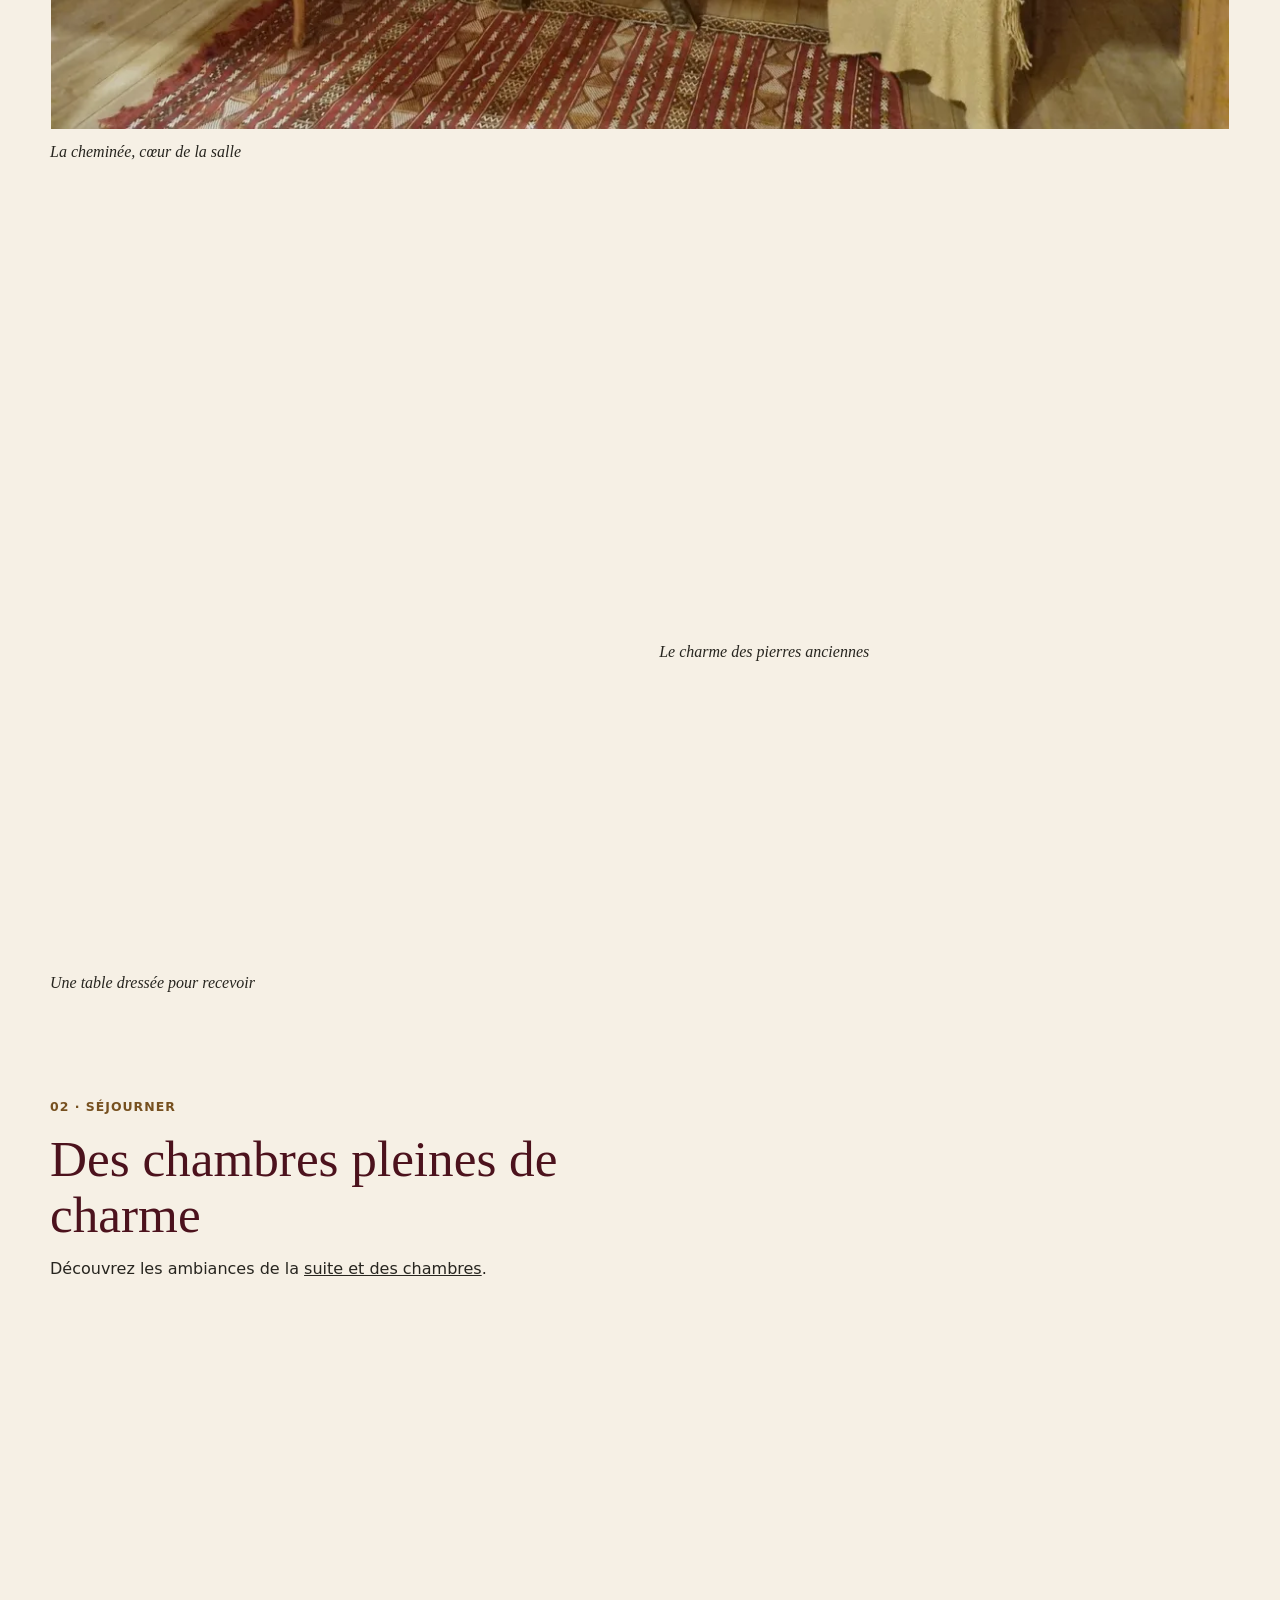
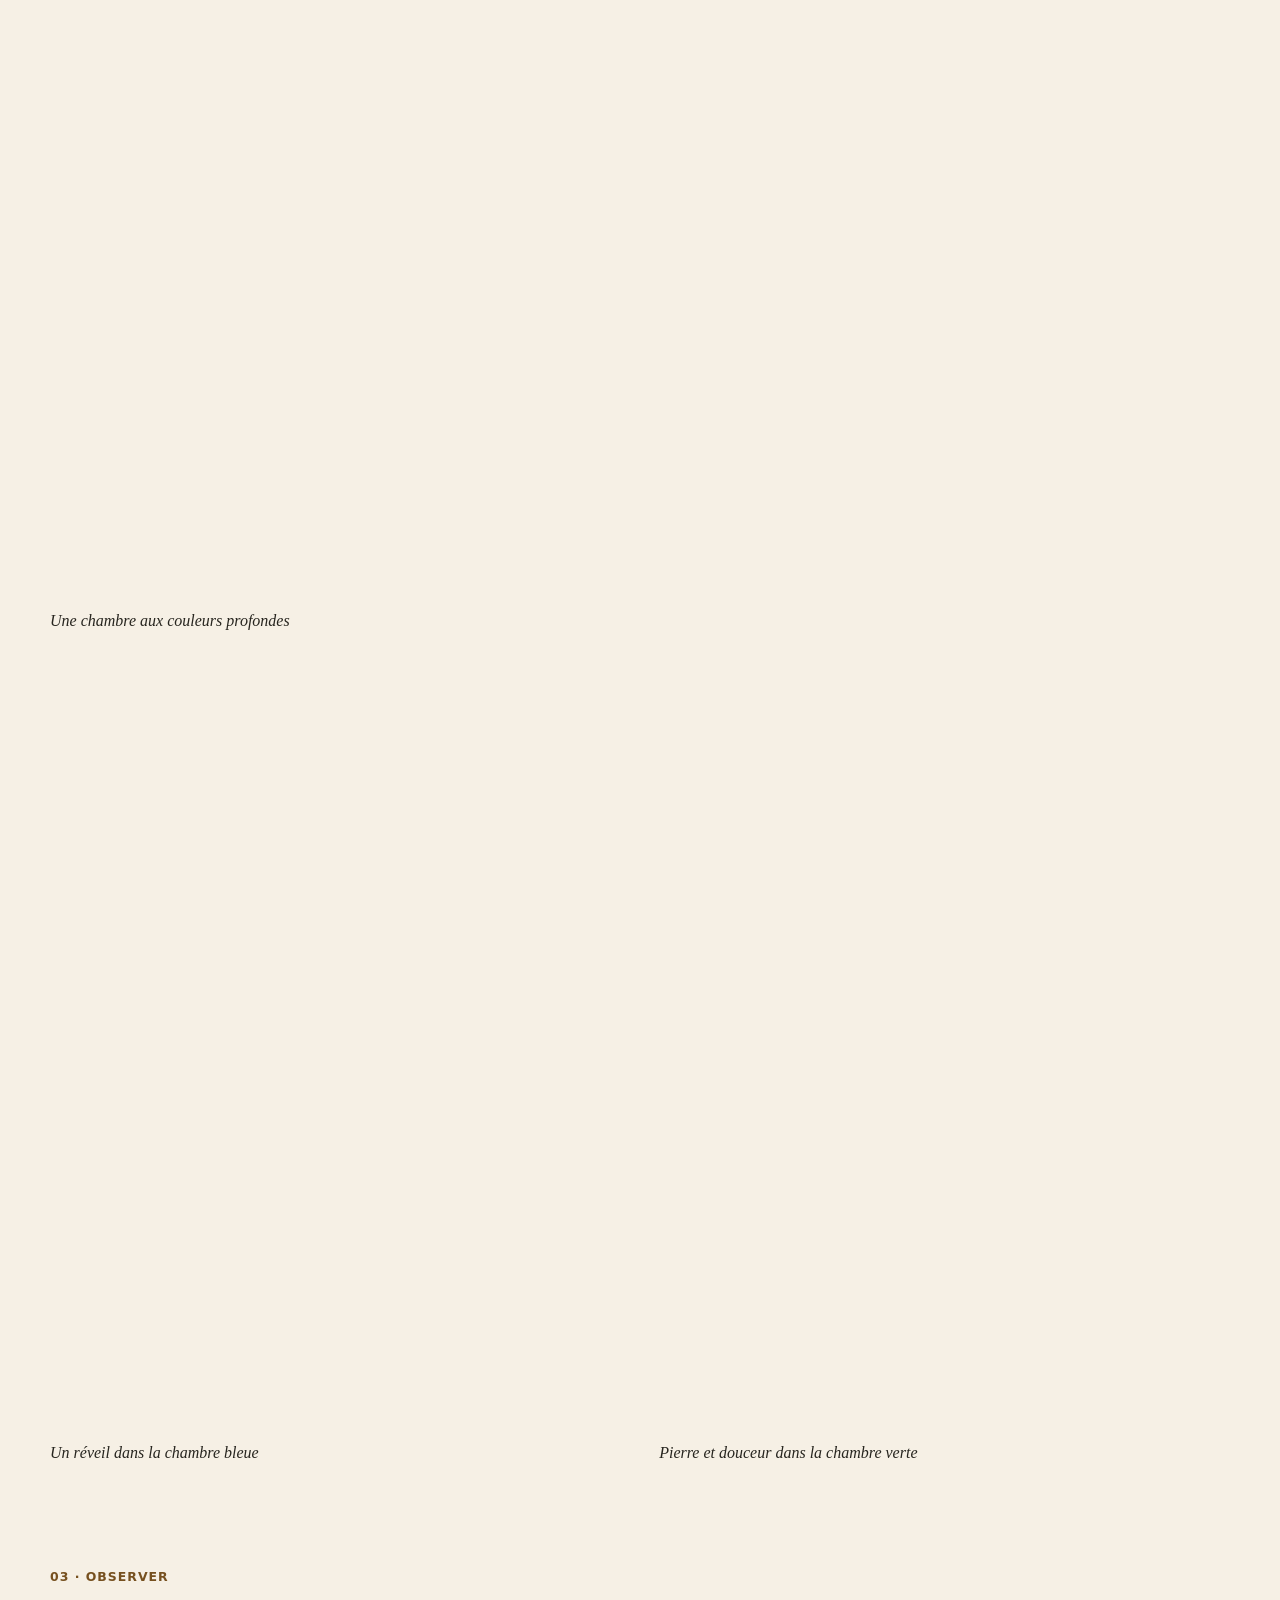
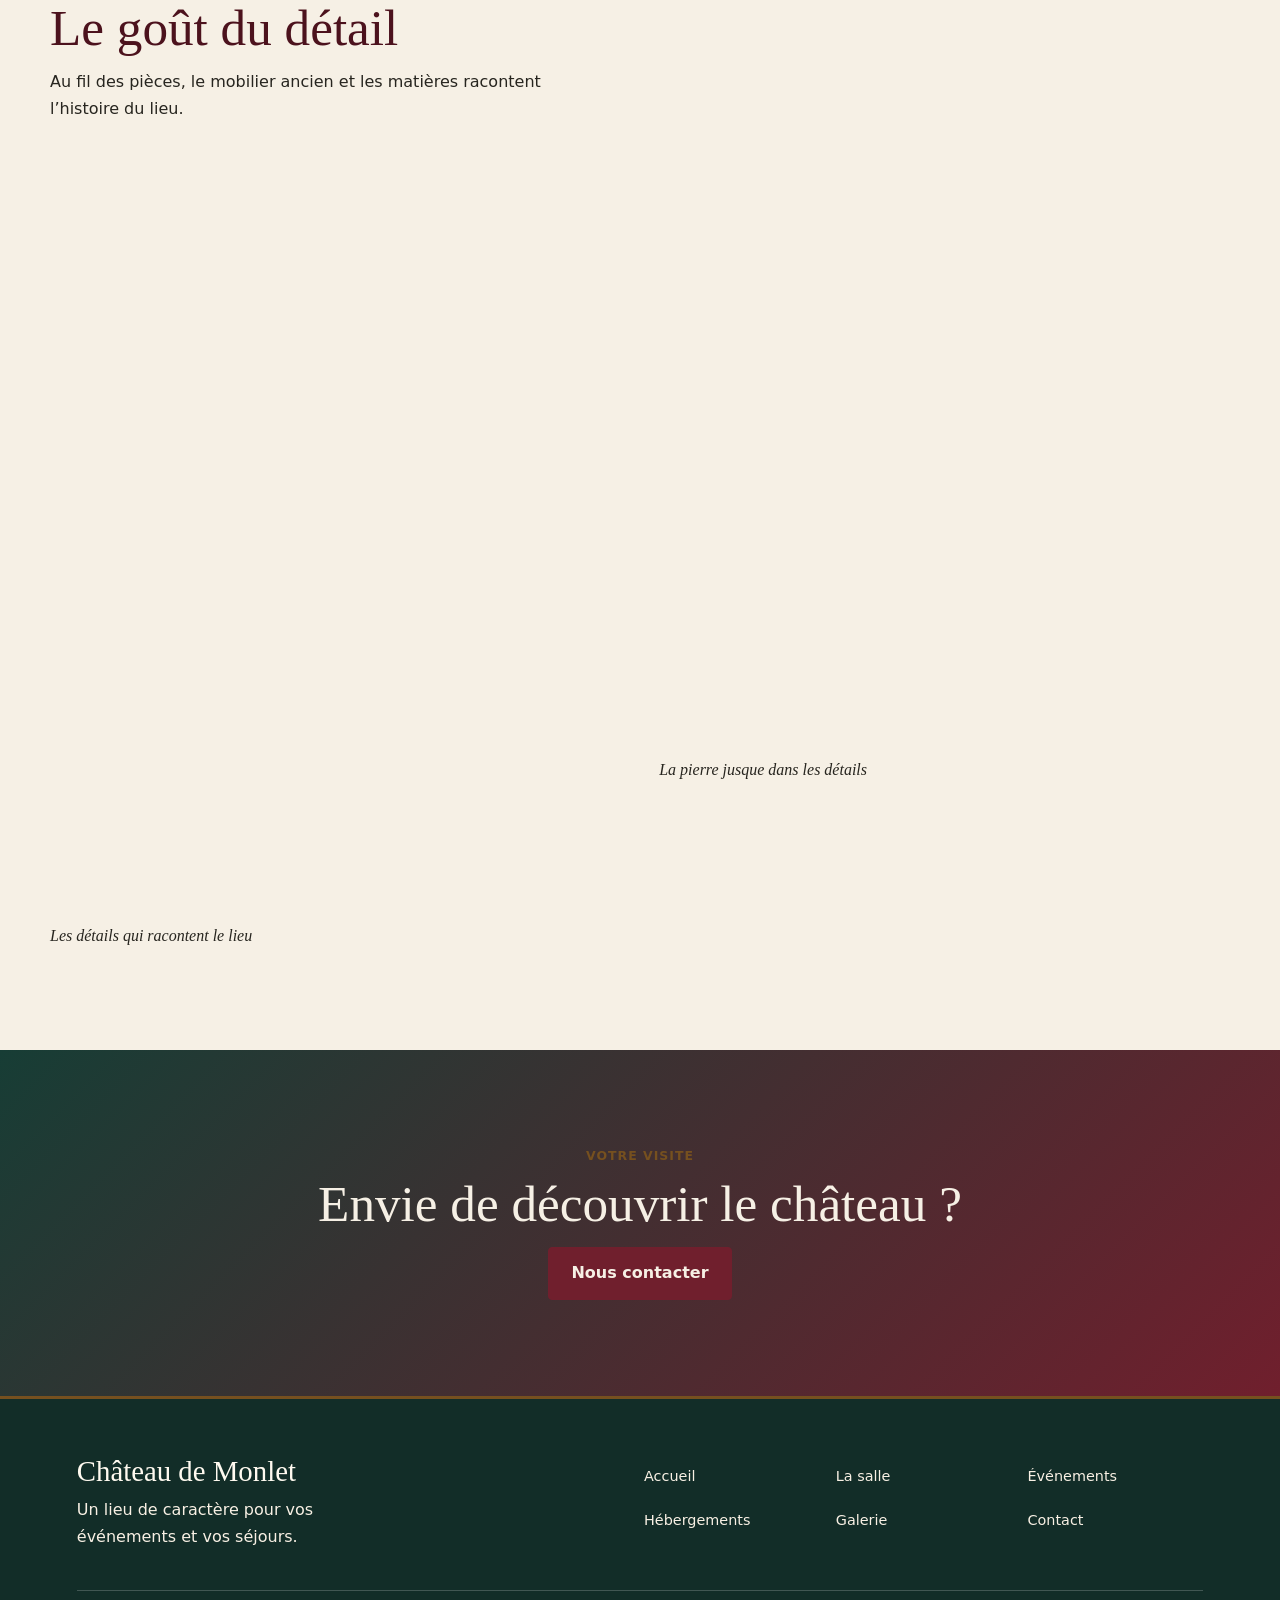
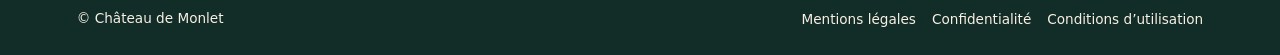
<file: galerie.html>
<!doctype html>
<html lang="fr">
<head>
  <meta charset="utf-8">
  <meta name="viewport" content="width=device-width, initial-scale=1">
  <link rel="icon" href="/favicon.ico" sizes="any">
  <link rel="icon" type="image/png" sizes="32x32" href="/favicon-32x32.png">
  <link rel="icon" type="image/png" sizes="16x16" href="/favicon-16x16.png">
  <link rel="apple-touch-icon" href="/apple-touch-icon.png">
  <link rel="manifest" href="/site.webmanifest">
  <meta name="theme-color" content="#6E1F2A">
  <meta name="referrer" content="strict-origin-when-cross-origin">
  <meta http-equiv="Content-Security-Policy" content="default-src 'self'; form-action https://formspree.io; img-src 'self' data: https:; style-src 'self'; script-src 'self' 'sha256-EzfqG/44iXcrrWK1rKTbBwAZj9Y7cn23iqyDD9mTN/I='; base-uri 'self'; object-src 'none';">
  <title>Galerie photos | Château de Monlet</title>
  <meta name="description" content="Galerie photo du Château de Monlet : salle de spectacle, intérieurs de caractère, pierre, bois et hébergements de charme.">
  <meta name="robots" content="index,follow">
  <meta property="og:locale" content="fr_FR">
  <meta property="og:site_name" content="Château de Monlet">
  <meta property="og:title" content="Galerie du Château de Monlet">
  <meta property="og:description" content="Découvrez les images disponibles du château, de ses salles et de ses ambiances.">
  <meta property="og:image" content="https://www.chateau-monlet.fr/assets/images/social/chateau-monlet-og.jpg">
  <meta property="og:image:width" content="1200">
  <meta property="og:image:height" content="630">
  <meta property="og:image:type" content="image/jpeg">
  <meta property="og:type" content="website">
  <meta property="og:url" content="https://www.chateau-monlet.fr/galerie.html">
  <meta name="twitter:card" content="summary_large_image">
  <link rel="canonical" href="https://www.chateau-monlet.fr/galerie.html">
  <link rel="stylesheet" href="assets/css/styles.css">
</head>
<body data-page="galerie">
  <a class="skip-link" href="#contenu">Aller au contenu</a>
  <header class="site-header">
    <a class="brand" href="index.html"><img class="brand-crest" src="assets/images/blason-monlet.webp" alt="" width="146" height="200"><span>Château de Monlet</span></a>
    <button class="nav-toggle" type="button" aria-expanded="false" aria-controls="site-nav"><span class="sr-only">Ouvrir le menu</span><span></span><span></span><span></span></button>
    <nav class="site-nav" id="site-nav" aria-label="Navigation principale">
      <a href="index.html" data-nav="accueil">Accueil</a><a href="salle.html" data-nav="salle">Salle</a><a href="evenements.html" data-nav="evenements">Événements</a><a href="hebergements.html" data-nav="hebergements">Hébergements</a><a href="galerie.html" data-nav="galerie">Galerie</a><a href="contact.html" data-nav="contact">Contact</a><a class="nav-cta" href="contact.html">Demander un devis</a>
    </nav>
    <a class="header-cta" href="contact.html">Demander un devis</a>
  </header>
  <main id="contenu">
    <nav class="breadcrumb" aria-label="Fil d’Ariane">
      <ol itemscope itemtype="https://schema.org/BreadcrumbList">
        <li itemprop="itemListElement" itemscope itemtype="https://schema.org/ListItem">
          <a itemprop="item" href="/"><span itemprop="name">Accueil</span></a>
          <meta itemprop="position" content="1">
        </li>
        <li itemprop="itemListElement" itemscope itemtype="https://schema.org/ListItem" aria-current="page">
          <span itemprop="name">Galerie</span>
          <meta itemprop="position" content="2">
        </li>
      </ol>
    </nav>
    <section class="journal-intro"><p class="eyebrow">Carnet de visite</p><h1>Une promenade au Château de Monlet</h1><p>De la salle aux chambres, découvrez les ambiances et les détails qui donnent au lieu son caractère.</p></section>
    <section class="carnet-section"><div class="carnet-heading"><p class="eyebrow">01 · Recevoir</p><h2>Au cœur du château</h2><p>La pierre, le bois et la grande cheminée de <a href="salle.html">la salle du château</a> composent un cadre chaleureux pour se retrouver.</p></div><div class="carnet-grid"><figure class="carnet-figure carnet-wide"><button class="gallery-item" type="button" aria-haspopup="dialog" aria-label="Agrandir : Grande cheminée et fauteuils dans la salle du château"><img src="assets/images/monlet/salle-cheminee-1200.webp" srcset="assets/images/monlet/salle-cheminee-480.webp 480w, assets/images/monlet/salle-cheminee-768.webp 768w, assets/images/monlet/salle-cheminee-1200.webp 1200w" sizes="(max-width: 1220px) calc(100vw - 40px), 1180px" alt="Grande cheminée et fauteuils dans la salle du château" loading="lazy" decoding="async" width="1200" height="900"></button><figcaption>La cheminée, cœur de la salle</figcaption></figure><figure class="carnet-figure"><button class="gallery-item" type="button" aria-haspopup="dialog" aria-label="Agrandir : Salle du château aménagée avec une table"><img src="assets/images/monlet/salle-reception-1200.webp" srcset="assets/images/monlet/salle-reception-480.webp 480w, assets/images/monlet/salle-reception-768.webp 768w, assets/images/monlet/salle-reception-1200.webp 1200w" sizes="(max-width: 700px) calc(100vw - 40px), (max-width: 1220px) calc((100vw - 40px - clamp(20px, 3vw, 48px)) / 2), 572px" alt="Salle du château aménagée avec une table" loading="lazy" decoding="async" width="1200" height="1600"></button><figcaption>Une table dressée pour recevoir</figcaption></figure><figure class="carnet-figure"><button class="gallery-item" type="button" aria-haspopup="dialog" aria-label="Agrandir : Mobilier ancien dans une salle en pierre"><img src="assets/images/monlet/salle-ambiance-1200.webp" srcset="assets/images/monlet/salle-ambiance-480.webp 480w, assets/images/monlet/salle-ambiance-768.webp 768w, assets/images/monlet/salle-ambiance-1200.webp 1200w" sizes="(max-width: 700px) calc(100vw - 40px), (max-width: 1220px) calc((100vw - 40px - clamp(20px, 3vw, 48px)) / 2), 572px" alt="Mobilier ancien dans une salle en pierre" loading="lazy" decoding="async" width="1200" height="900"></button><figcaption>Le charme des pierres anciennes</figcaption></figure></div></section>
    <section class="carnet-section"><div class="carnet-heading"><p class="eyebrow">02 · Séjourner</p><h2>Des chambres pleines de charme</h2><p>Découvrez les ambiances de la <a href="hebergements.html">suite et des chambres</a>.</p></div><div class="carnet-grid"><figure class="carnet-figure carnet-wide"><button class="gallery-item" type="button" aria-haspopup="dialog" aria-label="Agrandir : Chambre au lit à baldaquin rouge"><img src="assets/images/monlet/chambre-rouge-1200.webp" srcset="assets/images/monlet/chambre-rouge-480.webp 480w, assets/images/monlet/chambre-rouge-768.webp 768w, assets/images/monlet/chambre-rouge-1200.webp 1200w" sizes="(max-width: 1220px) calc(100vw - 40px), 1180px" alt="Chambre au lit à baldaquin rouge" loading="lazy" decoding="async" width="1200" height="900"></button><figcaption>Une chambre aux couleurs profondes</figcaption></figure><figure class="carnet-figure"><button class="gallery-item" type="button" aria-haspopup="dialog" aria-label="Agrandir : Chambre bleue et son baldaquin"><img src="assets/images/monlet/chambre-bleue-1200.webp" srcset="assets/images/monlet/chambre-bleue-480.webp 480w, assets/images/monlet/chambre-bleue-768.webp 768w, assets/images/monlet/chambre-bleue-1200.webp 1200w" sizes="(max-width: 700px) calc(100vw - 40px), (max-width: 1220px) calc((100vw - 40px - clamp(20px, 3vw, 48px)) / 2), 572px" alt="Chambre bleue et son baldaquin" loading="lazy" decoding="async" width="1200" height="1600"></button><figcaption>Un réveil dans la chambre bleue</figcaption></figure><figure class="carnet-figure"><button class="gallery-item" type="button" aria-haspopup="dialog" aria-label="Agrandir : Chambre verte aux murs de pierre"><img src="assets/images/monlet/chambre-verte-1200.webp" srcset="assets/images/monlet/chambre-verte-480.webp 480w, assets/images/monlet/chambre-verte-768.webp 768w, assets/images/monlet/chambre-verte-1200.webp 1200w" sizes="(max-width: 700px) calc(100vw - 40px), (max-width: 1220px) calc((100vw - 40px - clamp(20px, 3vw, 48px)) / 2), 572px" alt="Chambre verte aux murs de pierre" loading="lazy" decoding="async" width="1200" height="1600"></button><figcaption>Pierre et douceur dans la chambre verte</figcaption></figure></div></section>
    <section class="carnet-section"><div class="carnet-heading"><p class="eyebrow">03 · Observer</p><h2>Le goût du détail</h2><p>Au fil des pièces, le mobilier ancien et les matières racontent l’histoire du lieu.</p></div><div class="carnet-grid carnet-details"><figure class="carnet-figure"><button class="gallery-item" type="button" aria-haspopup="dialog" aria-label="Agrandir : Meuble ancien et fleurs sur fond de pierre"><img src="assets/images/monlet/meuble-pierre-1200.webp" srcset="assets/images/monlet/meuble-pierre-480.webp 480w, assets/images/monlet/meuble-pierre-768.webp 768w, assets/images/monlet/meuble-pierre-1200.webp 1200w" sizes="(max-width: 700px) calc(100vw - 40px), (max-width: 1220px) calc((100vw - 40px - clamp(20px, 3vw, 48px)) / 2), 572px" alt="Meuble ancien et fleurs sur fond de pierre" loading="lazy" decoding="async" width="1200" height="1600"></button><figcaption>Les détails qui racontent le lieu</figcaption></figure><figure class="carnet-figure"><button class="gallery-item" type="button" aria-haspopup="dialog" aria-label="Agrandir : Vasque et mur de pierre dans une salle d’eau"><img src="assets/images/monlet/salle-eau-1200.webp" srcset="assets/images/monlet/salle-eau-480.webp 480w, assets/images/monlet/salle-eau-768.webp 768w, assets/images/monlet/salle-eau-1200.webp 1200w" sizes="(max-width: 700px) calc(100vw - 40px), (max-width: 1220px) calc((100vw - 40px - clamp(20px, 3vw, 48px)) / 2), 572px" alt="Vasque et mur de pierre dans une salle d’eau" loading="lazy" decoding="async" width="1200" height="900"></button><figcaption>La pierre jusque dans les détails</figcaption></figure></div></section>
    <section class="cta-band"><p class="eyebrow">Votre visite</p><h2>Envie de découvrir le château ?</h2><a class="btn btn-primary" href="contact.html">Nous contacter</a></section>
  </main>
  <footer class="site-footer">
    <div class="footer-brand"><strong>Château de Monlet</strong><p>Un lieu de caractère pour vos événements et vos séjours.</p></div>
    <nav aria-label="Navigation pied de page"><a href="index.html">Accueil</a><a href="salle.html">La salle</a><a href="evenements.html">Événements</a><a href="hebergements.html">Hébergements</a><a href="galerie.html">Galerie</a><a href="contact.html">Contact</a></nav>
    <div class="footer-bottom"><p>© Château de Monlet</p><div><a href="mentions-legales.html">Mentions légales</a><a href="politique-confidentialite.html">Confidentialité</a><a href="conditions-utilisation.html">Conditions d’utilisation</a></div></div>
  </footer>
  <a class="mobile-sticky-cta" href="contact.html">Demander un devis</a>
  <script src="assets/js/main.js"></script>
</body>
</html>
</file>
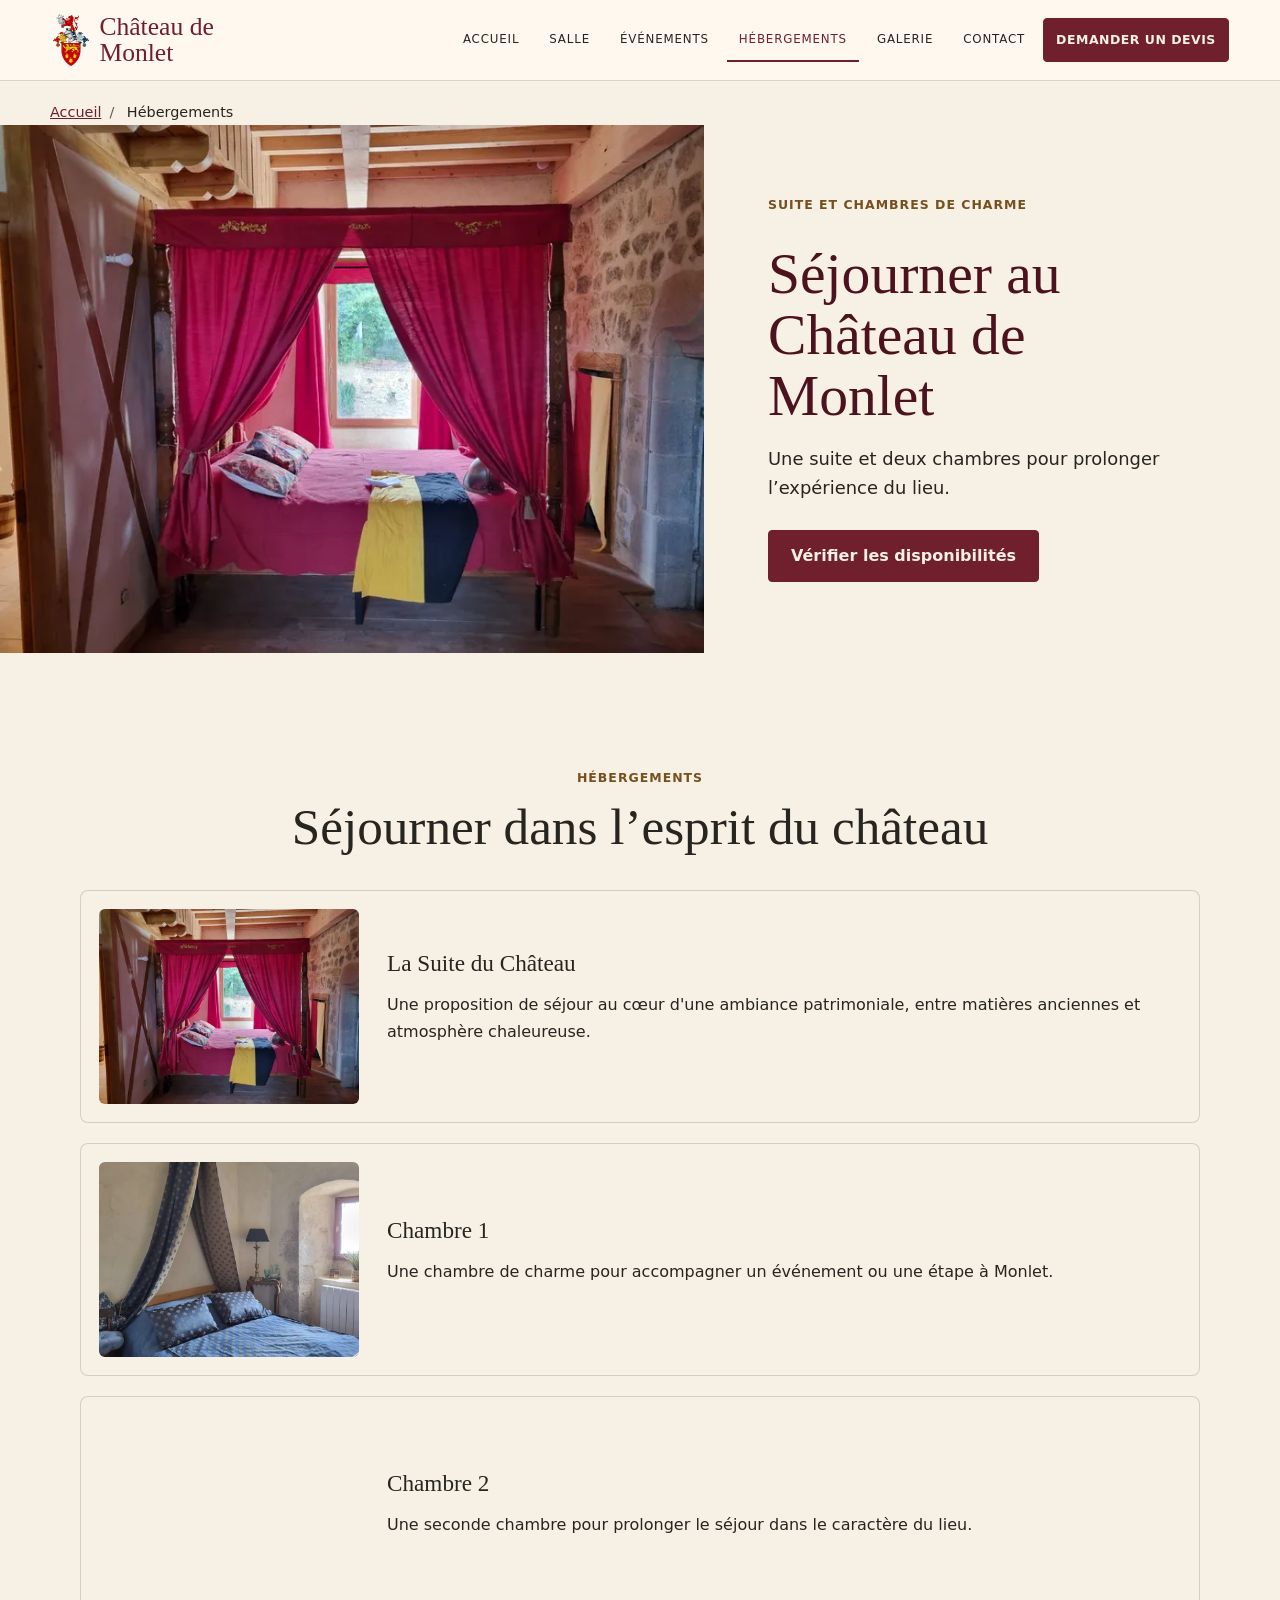
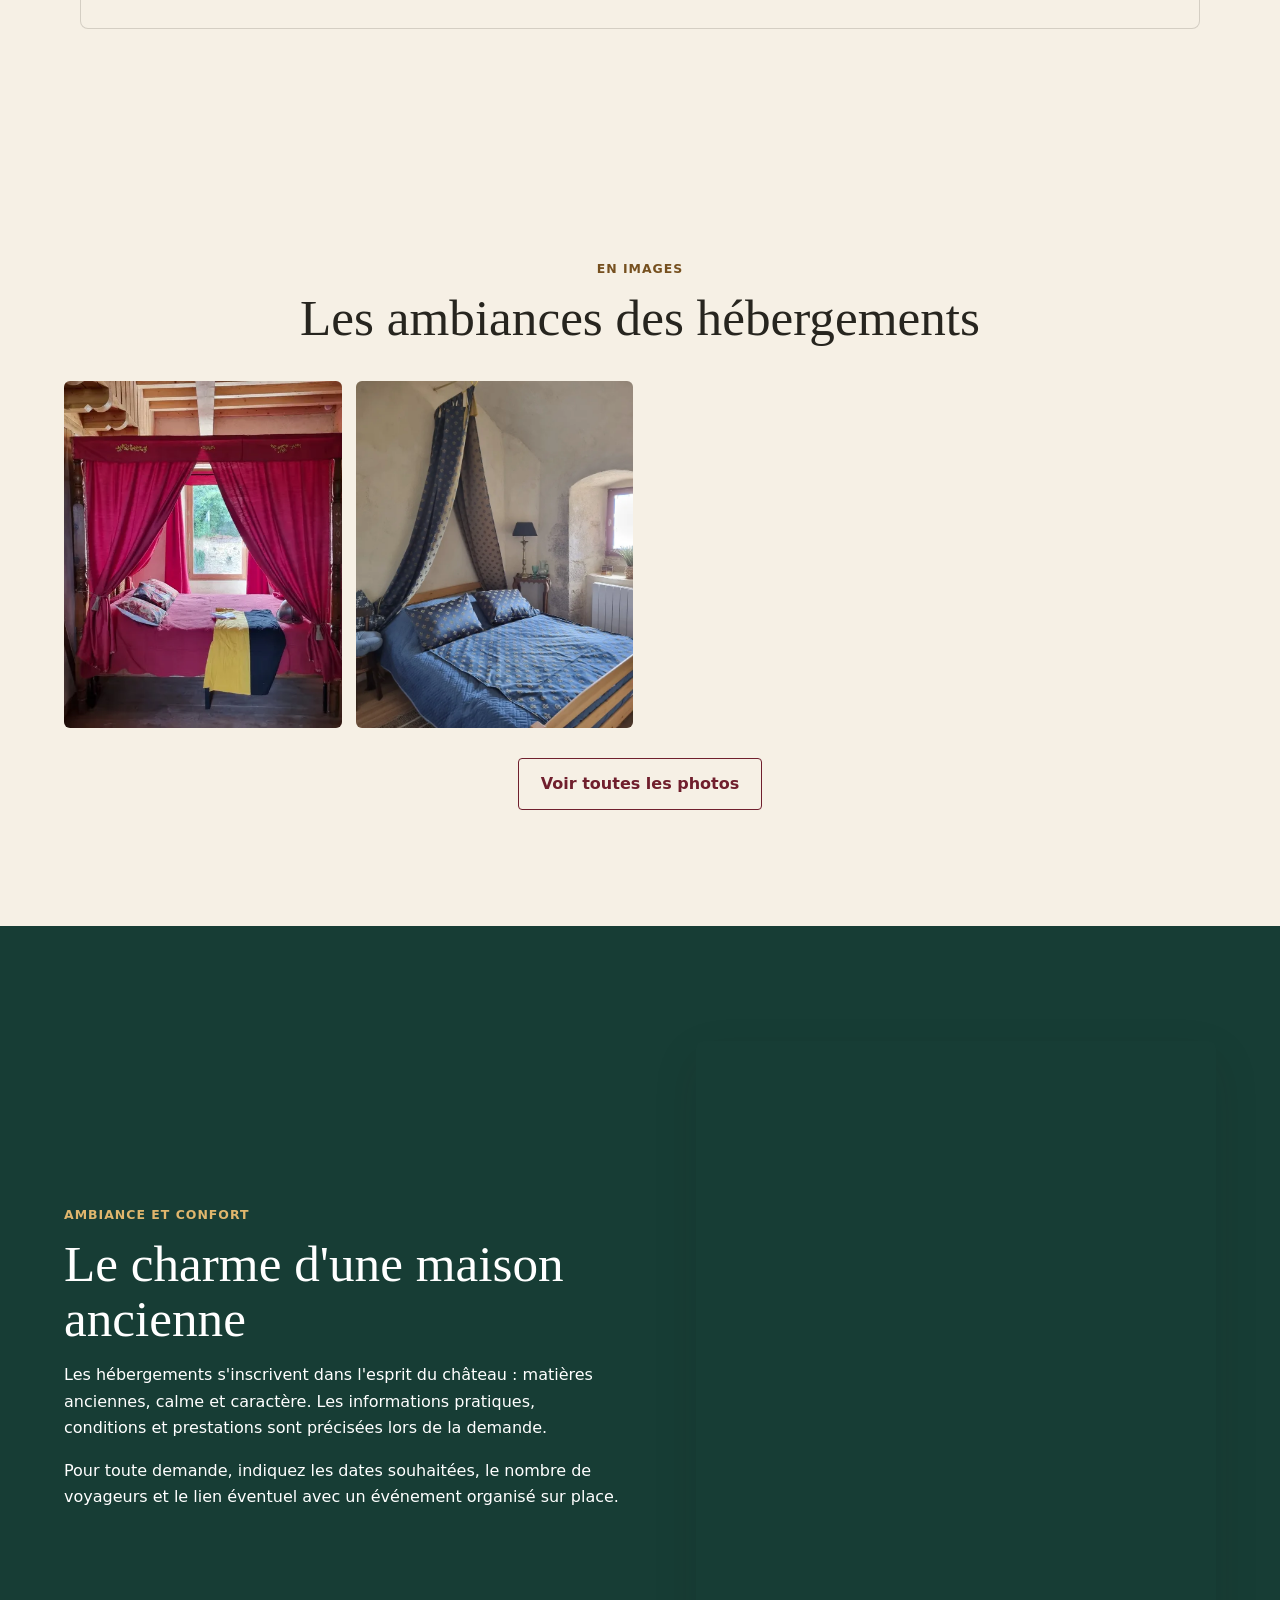
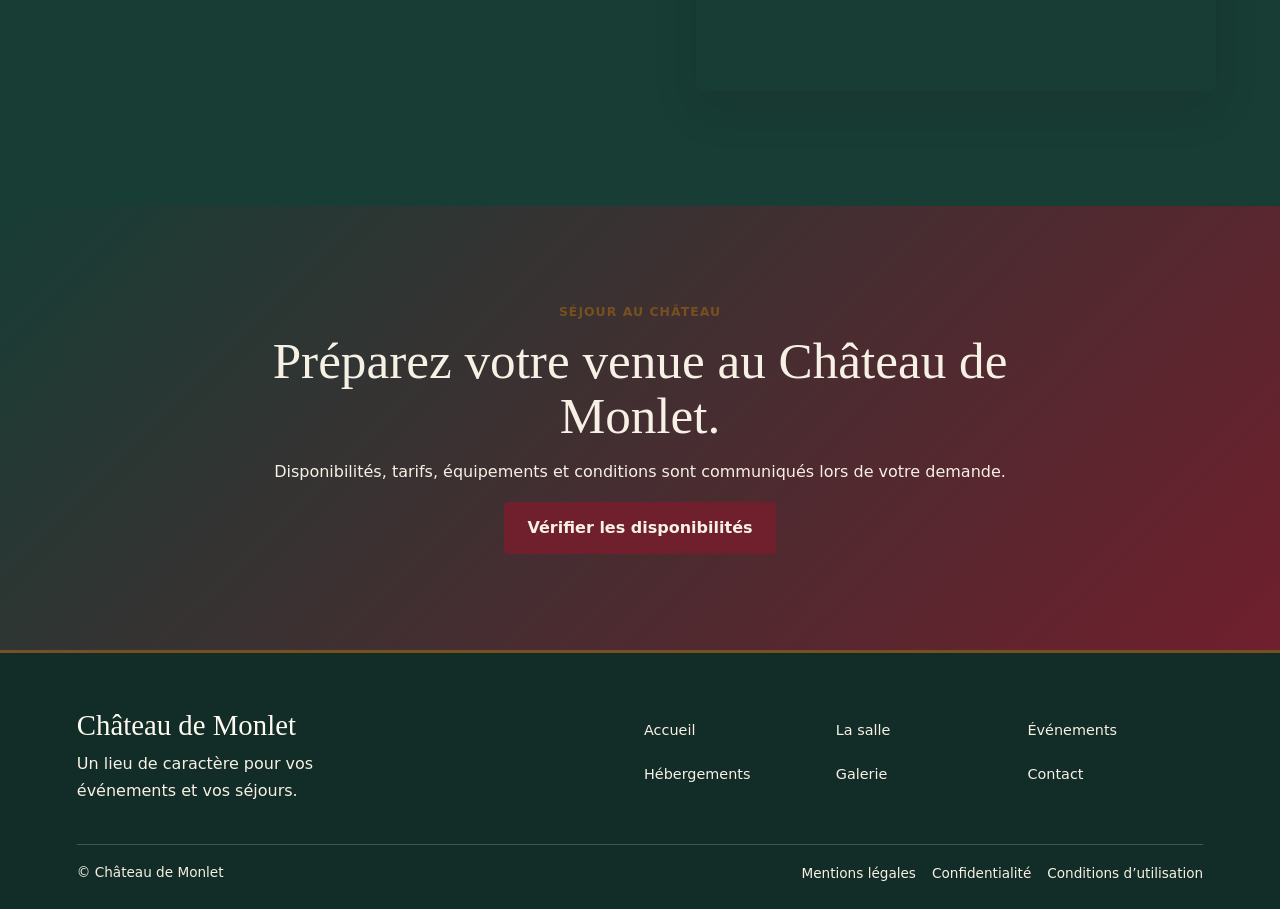
<file: hebergements.html>
<!doctype html>
<html lang="fr">
<head>
  <meta charset="utf-8">
  <meta name="viewport" content="width=device-width, initial-scale=1">
  <link rel="icon" href="/favicon.ico" sizes="any">
  <link rel="icon" type="image/png" sizes="32x32" href="/favicon-32x32.png">
  <link rel="icon" type="image/png" sizes="16x16" href="/favicon-16x16.png">
  <link rel="apple-touch-icon" href="/apple-touch-icon.png">
  <link rel="manifest" href="/site.webmanifest">
  <meta name="theme-color" content="#6E1F2A">
  <meta name="referrer" content="strict-origin-when-cross-origin">
  <meta http-equiv="Content-Security-Policy" content="default-src 'self'; form-action https://formspree.io; img-src 'self' data: https:; style-src 'self'; script-src 'self' 'sha256-EzfqG/44iXcrrWK1rKTbBwAZj9Y7cn23iqyDD9mTN/I='; base-uri 'self'; object-src 'none';">
  <title>Suite et chambres de charme | Château de Monlet</title>
  <meta name="description" content="Séjournez au Château de Monlet dans une suite ou l’une de ses deux chambres de charme, au cœur d’une atmosphère patrimoniale.">
  <meta name="robots" content="index,follow">
  <meta property="og:locale" content="fr_FR">
  <meta property="og:site_name" content="Château de Monlet">
  <meta property="og:title" content="Hébergements de charme au Château de Monlet">
  <meta property="og:description" content="Suite et chambres dans une ambiance patrimoniale à Monlet.">
  <meta property="og:image" content="https://www.chateau-monlet.fr/assets/images/social/chateau-monlet-og.jpg">
  <meta property="og:image:width" content="1200">
  <meta property="og:image:height" content="630">
  <meta property="og:image:type" content="image/jpeg">
  <meta property="og:type" content="website">
  <meta property="og:url" content="https://www.chateau-monlet.fr/hebergements.html">
  <meta name="twitter:card" content="summary_large_image">
  <link rel="canonical" href="https://www.chateau-monlet.fr/hebergements.html">
  <link rel="stylesheet" href="assets/css/styles.css">
</head>
<body data-page="hebergements">
  <a class="skip-link" href="#contenu">Aller au contenu</a>
  <header class="site-header">
    <a class="brand" href="index.html"><img class="brand-crest" src="assets/images/blason-monlet.webp" alt="" width="146" height="200"><span>Château de Monlet</span></a>
    <button class="nav-toggle" type="button" aria-expanded="false" aria-controls="site-nav"><span class="sr-only">Ouvrir le menu</span><span></span><span></span><span></span></button>
    <nav class="site-nav" id="site-nav" aria-label="Navigation principale">
      <a href="index.html" data-nav="accueil">Accueil</a><a href="salle.html" data-nav="salle">Salle</a><a href="evenements.html" data-nav="evenements">Événements</a><a href="hebergements.html" data-nav="hebergements">Hébergements</a><a href="galerie.html" data-nav="galerie">Galerie</a><a href="contact.html" data-nav="contact">Contact</a><a class="nav-cta" href="contact.html">Demander un devis</a>
    </nav>
    <a class="header-cta" href="contact.html">Demander un devis</a>
  </header>
  <main id="contenu">
    <nav class="breadcrumb" aria-label="Fil d’Ariane">
      <ol itemscope itemtype="https://schema.org/BreadcrumbList">
        <li itemprop="itemListElement" itemscope itemtype="https://schema.org/ListItem">
          <a itemprop="item" href="/"><span itemprop="name">Accueil</span></a>
          <meta itemprop="position" content="1">
        </li>
        <li itemprop="itemListElement" itemscope itemtype="https://schema.org/ListItem" aria-current="page">
          <span itemprop="name">Hébergements</span>
          <meta itemprop="position" content="2">
        </li>
      </ol>
    </nav>
    <section class="event-hero"><div class="event-hero-photo"><img src="assets/images/monlet/chambre-rouge-1200.webp" srcset="assets/images/monlet/chambre-rouge-480.webp 480w, assets/images/monlet/chambre-rouge-768.webp 768w, assets/images/monlet/chambre-rouge-1200.webp 1200w" sizes="(max-width: 768px) 100vw, 55vw" alt="Chambre au lit à baldaquin rouge" fetchpriority="high" width="1200" height="900"></div><div class="event-hero-copy"><p class="eyebrow">Suite et chambres de charme</p><h1>Séjourner au Château de Monlet</h1><p>Une suite et deux chambres pour prolonger l’expérience du lieu.</p><a class="btn btn-primary" href="contact.html">Vérifier les disponibilités</a></div></section>
    <section class="section">
      <div class="section-heading"><p class="eyebrow">Hébergements</p><h2>Séjourner dans l’esprit du château</h2></div>
      <div class="room-list">
        <article class="room"><picture><img src="assets/images/monlet/chambre-rouge-1200.webp" srcset="assets/images/monlet/chambre-rouge-480.webp 480w, assets/images/monlet/chambre-rouge-768.webp 768w, assets/images/monlet/chambre-rouge-1200.webp 1200w" sizes="(max-width: 920px) calc(100vw - 40px), 520px" alt="Chambre rouge au lit à baldaquin" loading="lazy" decoding="async" width="1200" height="900"></picture><div><h3>La Suite du Château</h3><p>Une proposition de séjour au cœur d'une ambiance patrimoniale, entre matières anciennes et atmosphère chaleureuse.</p></div></article>
        <article class="room"><picture><img src="assets/images/monlet/chambre-bleue-1200.webp" srcset="assets/images/monlet/chambre-bleue-480.webp 480w, assets/images/monlet/chambre-bleue-768.webp 768w, assets/images/monlet/chambre-bleue-1200.webp 1200w" sizes="(max-width: 920px) calc(100vw - 40px), 520px" alt="Chambre bleue au lit à baldaquin" loading="lazy" decoding="async" width="1200" height="1600"></picture><div><h3>Chambre 1</h3><p>Une chambre de charme pour accompagner un événement ou une étape à Monlet.</p></div></article>
        <article class="room"><picture><img src="assets/images/monlet/chambre-verte-1200.webp" srcset="assets/images/monlet/chambre-verte-480.webp 480w, assets/images/monlet/chambre-verte-768.webp 768w, assets/images/monlet/chambre-verte-1200.webp 1200w" sizes="(max-width: 920px) calc(100vw - 40px), 520px" alt="Chambre verte aux murs de pierre" loading="lazy" decoding="async" width="1200" height="1600"></picture><div><h3>Chambre 2</h3><p>Une seconde chambre pour prolonger le séjour dans le caractère du lieu.</p></div></article>
      </div>
    </section>
    <section class="section"><div class="section-heading"><p class="eyebrow">En images</p><h2>Les ambiances des hébergements</h2></div><div class="gallery-preview photo-selection"><picture><img src="assets/images/monlet/chambre-rouge-1200.webp" srcset="assets/images/monlet/chambre-rouge-480.webp 480w, assets/images/monlet/chambre-rouge-768.webp 768w, assets/images/monlet/chambre-rouge-1200.webp 1200w" sizes="(max-width: 560px) calc(100vw - 40px), (max-width: 920px) calc((100vw - 54px) / 2), 520px" alt="Chambre au lit à baldaquin rouge" loading="lazy" decoding="async" width="1200" height="900"></picture>
<picture><img src="assets/images/monlet/chambre-bleue-1200.webp" srcset="assets/images/monlet/chambre-bleue-480.webp 480w, assets/images/monlet/chambre-bleue-768.webp 768w, assets/images/monlet/chambre-bleue-1200.webp 1200w" sizes="(max-width: 560px) calc(100vw - 40px), (max-width: 920px) calc((100vw - 54px) / 2), 520px" alt="Chambre au lit bleu et à baldaquin" loading="lazy" decoding="async" width="1200" height="1600"></picture>
<picture><img src="assets/images/monlet/chambre-verte-1200.webp" srcset="assets/images/monlet/chambre-verte-480.webp 480w, assets/images/monlet/chambre-verte-768.webp 768w, assets/images/monlet/chambre-verte-1200.webp 1200w" sizes="(max-width: 560px) calc(100vw - 40px), (max-width: 920px) calc((100vw - 54px) / 2), 520px" alt="Chambre aux murs de pierre et au lit vert" loading="lazy" decoding="async" width="1200" height="1600"></picture>
<picture><img src="assets/images/monlet/salle-eau-1200.webp" srcset="assets/images/monlet/salle-eau-480.webp 480w, assets/images/monlet/salle-eau-768.webp 768w, assets/images/monlet/salle-eau-1200.webp 1200w" sizes="(max-width: 560px) calc(100vw - 40px), (max-width: 920px) calc((100vw - 54px) / 2), 520px" alt="Vasque en pierre dans une salle d’eau" loading="lazy" decoding="async" width="1200" height="900"></picture></div><div class="center-actions"><a class="btn btn-outline" href="galerie.html">Voir toutes les photos</a></div></section>
    <section class="split-section muted">
      <div class="split-copy"><p class="eyebrow">Ambiance et confort</p><h2>Le charme d'une maison ancienne</h2><p>Les hébergements s'inscrivent dans l'esprit du château : matières anciennes, calme et caractère. Les informations pratiques, conditions et prestations sont précisées lors de la demande.</p><p>Pour toute demande, indiquez les dates souhaitées, le nombre de voyageurs et le lien éventuel avec un événement organisé sur place.</p></div>
      <picture>
        <source type="image/webp" srcset="assets/images/1000042227-480.webp 480w, assets/images/1000042227-768.webp 768w, assets/images/1000042227-1200.webp 1200w, assets/images/1000042227.webp 1536w" sizes="(max-width: 560px) calc(100vw - 40px), (max-width: 920px) calc((100vw - 54px) / 2), 520px">
        <img src="assets/images/1000042227.jpg" srcset="assets/images/1000042227-480.jpg 480w, assets/images/1000042227-768.jpg 768w, assets/images/1000042227-1200.jpg 1200w, assets/images/1000042227.jpg 1536w" sizes="(max-width: 560px) calc(100vw - 40px), (max-width: 920px) calc((100vw - 54px) / 2), 520px" alt="Atmosphère chaleureuse du Château de Monlet" loading="lazy" decoding="async" width="1536" height="2048">
      </picture>
    </section>
    <section class="cta-band"><p class="eyebrow">Séjour au château</p><h2>Préparez votre venue au Château de Monlet.</h2><p>Disponibilités, tarifs, équipements et conditions sont communiqués lors de votre demande.</p><a class="btn btn-primary" href="contact.html">Vérifier les disponibilités</a></section>
  </main>
  <footer class="site-footer">
    <div class="footer-brand"><strong>Château de Monlet</strong><p>Un lieu de caractère pour vos événements et vos séjours.</p></div>
    <nav aria-label="Navigation pied de page"><a href="index.html">Accueil</a><a href="salle.html">La salle</a><a href="evenements.html">Événements</a><a href="hebergements.html">Hébergements</a><a href="galerie.html">Galerie</a><a href="contact.html">Contact</a></nav>
    <div class="footer-bottom"><p>© Château de Monlet</p><div><a href="mentions-legales.html">Mentions légales</a><a href="politique-confidentialite.html">Confidentialité</a><a href="conditions-utilisation.html">Conditions d’utilisation</a></div></div>
  </footer>
  <a class="mobile-sticky-cta" href="contact.html">Demander un devis</a>
  <script src="assets/js/main.js"></script>
</body>
</html>
</file>
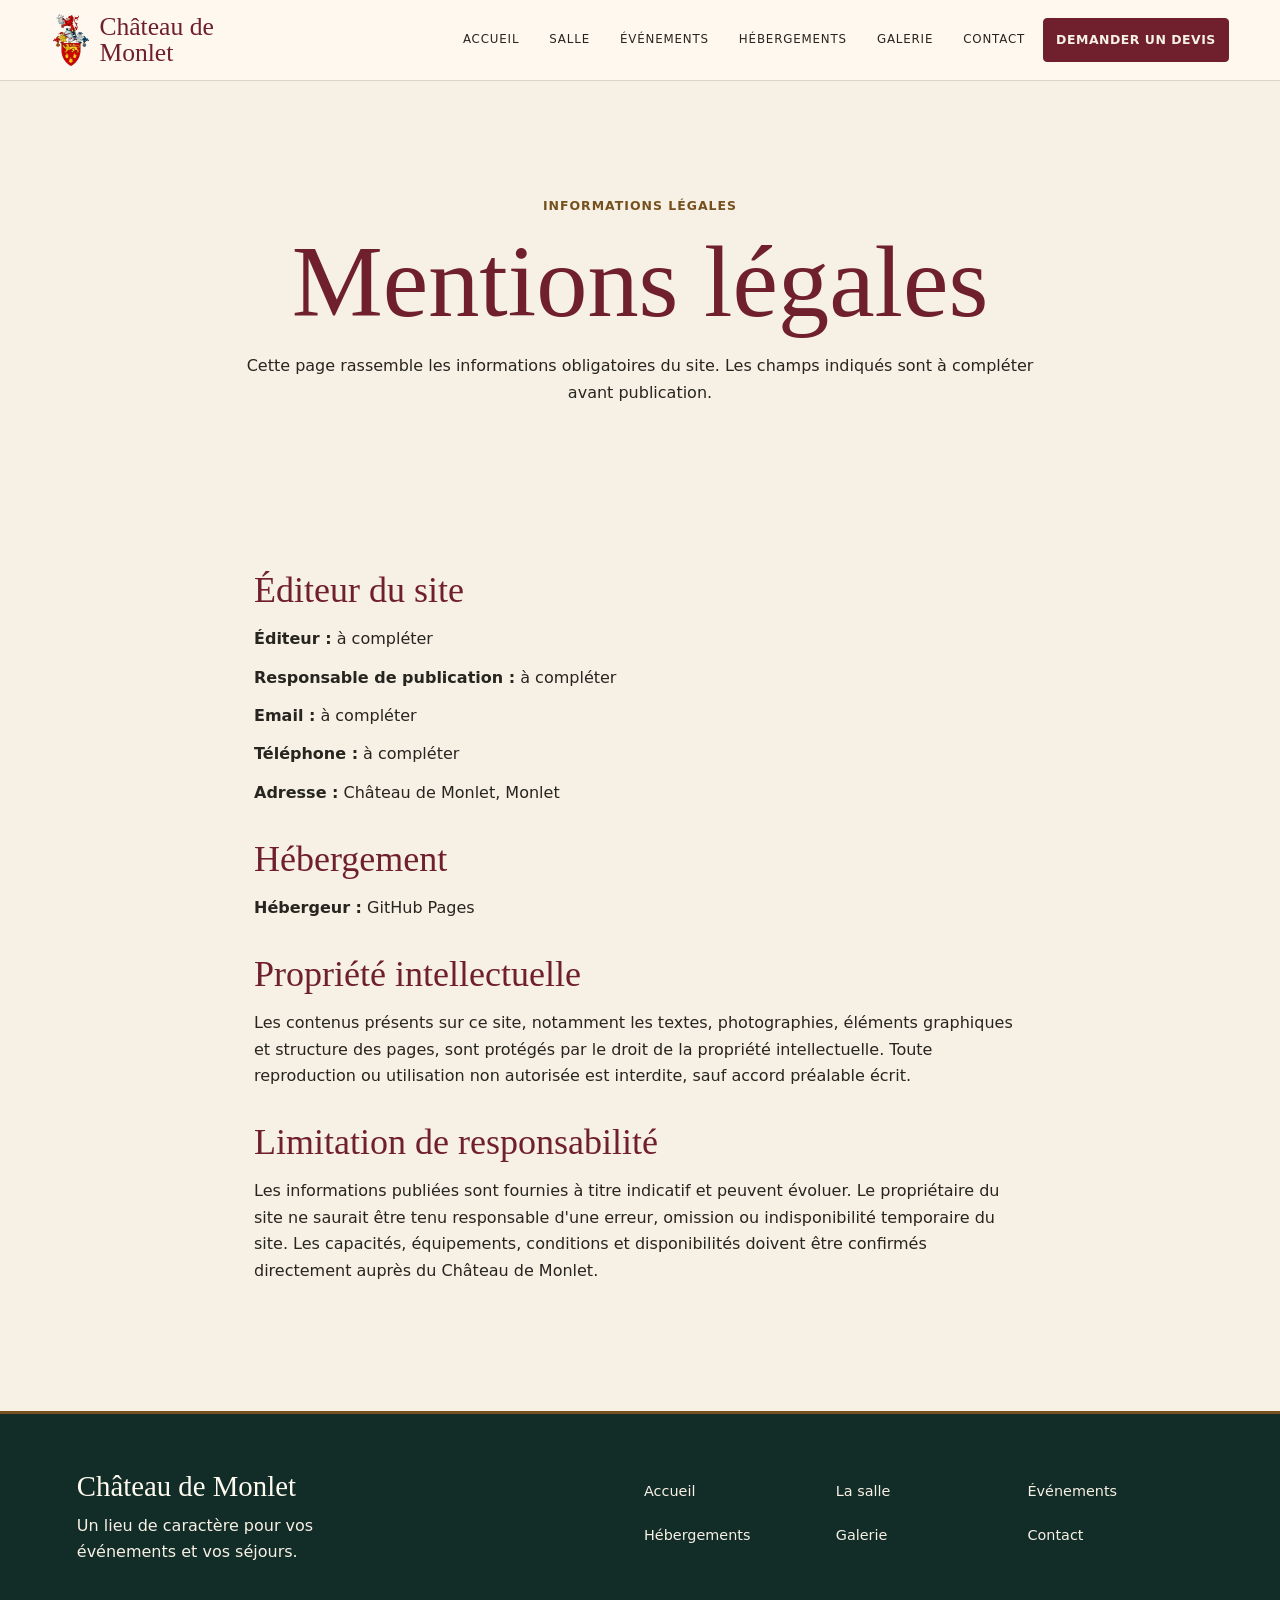
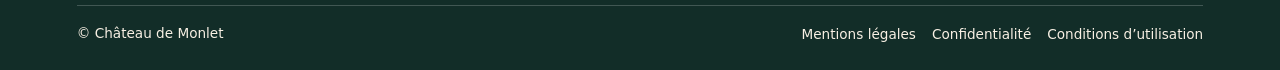
<file: mentions-legales.html>
<!doctype html>
<html lang="fr">
<head>
  <meta charset="utf-8">
  <meta name="viewport" content="width=device-width, initial-scale=1">
  <link rel="icon" href="/favicon.ico" sizes="any">
  <link rel="icon" type="image/png" sizes="32x32" href="/favicon-32x32.png">
  <link rel="icon" type="image/png" sizes="16x16" href="/favicon-16x16.png">
  <link rel="apple-touch-icon" href="/apple-touch-icon.png">
  <link rel="manifest" href="/site.webmanifest">
  <meta name="theme-color" content="#6E1F2A">
  <meta name="referrer" content="strict-origin-when-cross-origin">
  <meta http-equiv="Content-Security-Policy" content="default-src 'self'; form-action https://formspree.io; img-src 'self' data: https:; style-src 'self'; script-src 'self' 'sha256-EzfqG/44iXcrrWK1rKTbBwAZj9Y7cn23iqyDD9mTN/I='; base-uri 'self'; object-src 'none';">
  <title>Mentions légales | Château de Monlet</title>
  <meta name="description" content="Mentions légales du site du Château de Monlet : éditeur, hébergeur, propriété intellectuelle et responsabilité.">
  <meta name="robots" content="index,follow">
  <meta property="og:locale" content="fr_FR">
  <meta property="og:site_name" content="Château de Monlet">
  <meta property="og:title" content="Mentions légales | Château de Monlet">
  <meta property="og:description" content="Informations légales du site du Château de Monlet.">
  <meta property="og:image" content="https://www.chateau-monlet.fr/assets/images/social/chateau-monlet-og.jpg">
  <meta property="og:image:width" content="1200">
  <meta property="og:image:height" content="630">
  <meta property="og:image:type" content="image/jpeg">
  <meta property="og:type" content="website">
  <meta property="og:url" content="https://www.chateau-monlet.fr/mentions-legales.html">
  <meta name="twitter:card" content="summary_large_image">
  <link rel="canonical" href="https://www.chateau-monlet.fr/mentions-legales.html">
  <link rel="stylesheet" href="assets/css/styles.css">
</head>
<body data-page="mentions">
  <a class="skip-link" href="#contenu">Aller au contenu</a>
  <header class="site-header">
    <a class="brand" href="index.html"><img class="brand-crest" src="assets/images/blason-monlet.webp" alt="" width="146" height="200"><span>Château de Monlet</span></a>
    <button class="nav-toggle" type="button" aria-expanded="false" aria-controls="site-nav"><span class="sr-only">Ouvrir le menu</span><span></span><span></span><span></span></button>
    <nav class="site-nav" id="site-nav" aria-label="Navigation principale">
      <a href="index.html" data-nav="accueil">Accueil</a><a href="salle.html" data-nav="salle">Salle</a><a href="evenements.html" data-nav="evenements">Événements</a><a href="hebergements.html" data-nav="hebergements">Hébergements</a><a href="galerie.html" data-nav="galerie">Galerie</a><a href="contact.html" data-nav="contact">Contact</a><a class="nav-cta" href="contact.html">Demander un devis</a>
    </nav>
    <a class="header-cta" href="contact.html">Demander un devis</a>
  </header>
  <main id="contenu">
    <section class="page-intro"><p class="eyebrow">Informations légales</p><h1>Mentions légales</h1><p>Cette page rassemble les informations obligatoires du site. Les champs indiqués sont à compléter avant publication.</p></section>
    <section class="section legal-content">
      <h2>Éditeur du site</h2>
      <p><strong>Éditeur :</strong> à compléter</p>
      <p><strong>Responsable de publication :</strong> à compléter</p>
      <p><strong>Email :</strong> à compléter</p>
      <p><strong>Téléphone :</strong> à compléter</p>
      <p><strong>Adresse :</strong> Château de Monlet, Monlet</p>
      <h2>Hébergement</h2>
      <p><strong>Hébergeur :</strong> GitHub Pages</p>
      <h2>Propriété intellectuelle</h2>
      <p>Les contenus présents sur ce site, notamment les textes, photographies, éléments graphiques et structure des pages, sont protégés par le droit de la propriété intellectuelle. Toute reproduction ou utilisation non autorisée est interdite, sauf accord préalable écrit.</p>
      <h2>Limitation de responsabilité</h2>
      <p>Les informations publiées sont fournies à titre indicatif et peuvent évoluer. Le propriétaire du site ne saurait être tenu responsable d'une erreur, omission ou indisponibilité temporaire du site. Les capacités, équipements, conditions et disponibilités doivent être confirmés directement auprès du Château de Monlet.</p>
    </section>
  </main>
  <footer class="site-footer">
    <div class="footer-brand"><strong>Château de Monlet</strong><p>Un lieu de caractère pour vos événements et vos séjours.</p></div>
    <nav aria-label="Navigation pied de page"><a href="index.html">Accueil</a><a href="salle.html">La salle</a><a href="evenements.html">Événements</a><a href="hebergements.html">Hébergements</a><a href="galerie.html">Galerie</a><a href="contact.html">Contact</a></nav>
    <div class="footer-bottom"><p>© Château de Monlet</p><div><a href="mentions-legales.html">Mentions légales</a><a href="politique-confidentialite.html">Confidentialité</a><a href="conditions-utilisation.html">Conditions d’utilisation</a></div></div>
  </footer>
  <a class="mobile-sticky-cta" href="contact.html">Demander un devis</a>
  <script src="assets/js/main.js"></script>
</body>
</html>
</file>
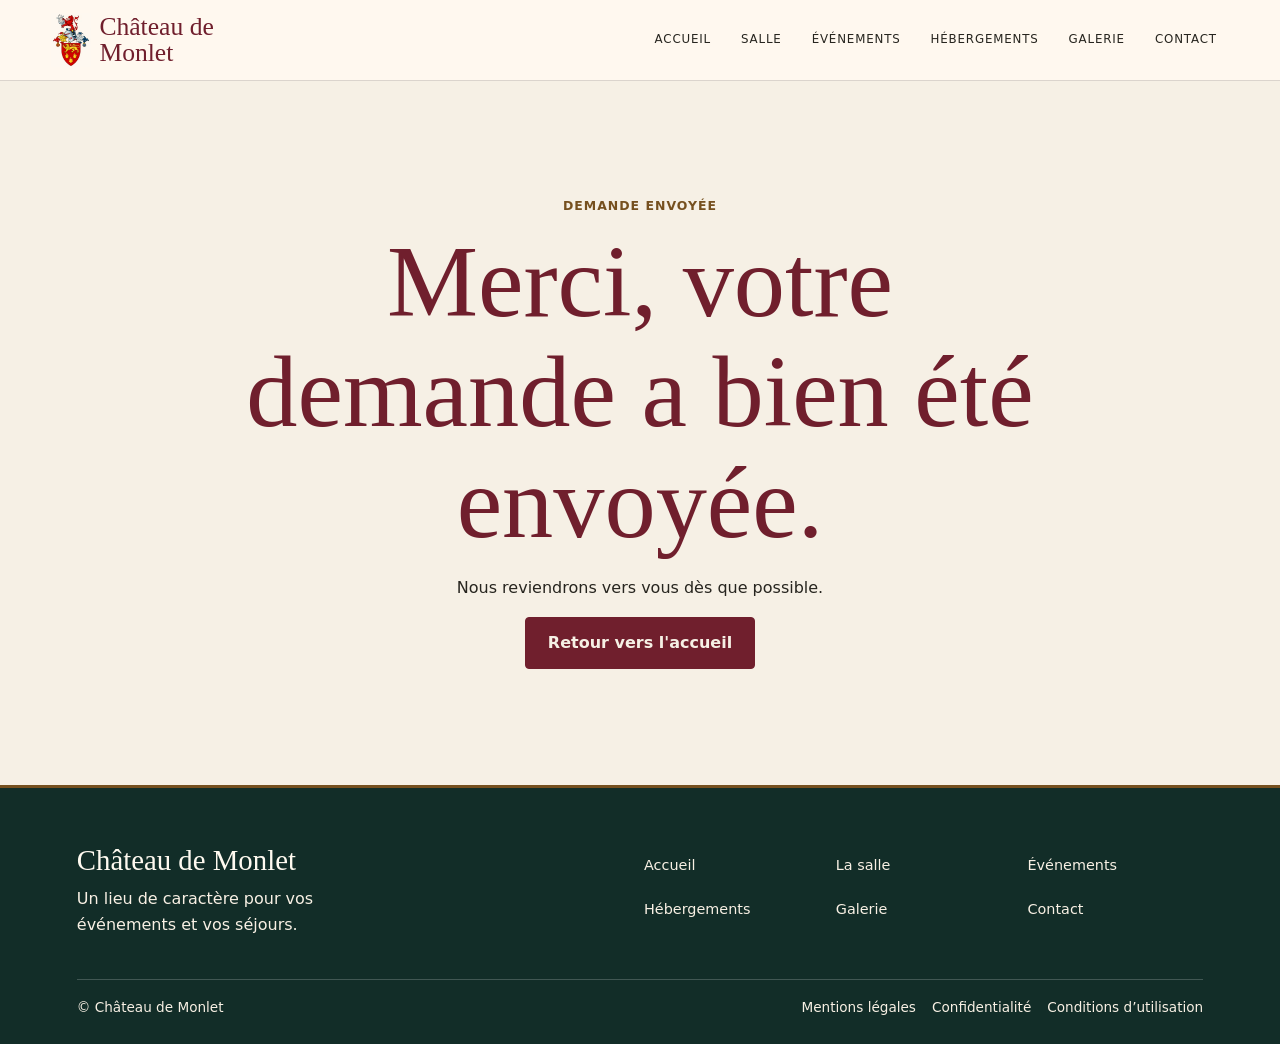
<file: merci.html>
<!doctype html>
<html lang="fr">
<head>
  <meta charset="utf-8">
  <meta name="viewport" content="width=device-width, initial-scale=1">
  <link rel="icon" href="/favicon.ico" sizes="any">
  <link rel="icon" type="image/png" sizes="32x32" href="/favicon-32x32.png">
  <link rel="icon" type="image/png" sizes="16x16" href="/favicon-16x16.png">
  <link rel="apple-touch-icon" href="/apple-touch-icon.png">
  <link rel="manifest" href="/site.webmanifest">
  <meta name="theme-color" content="#6E1F2A">
  <meta name="referrer" content="strict-origin-when-cross-origin">
  <meta http-equiv="Content-Security-Policy" content="default-src 'self'; form-action https://formspree.io; img-src 'self' data: https:; style-src 'self'; script-src 'self' 'sha256-EzfqG/44iXcrrWK1rKTbBwAZj9Y7cn23iqyDD9mTN/I='; base-uri 'self'; object-src 'none';">
  <title>Merci | Château de Monlet</title>
  <meta name="description" content="Merci, votre demande a bien été envoyée au Château de Monlet.">
  <meta name="robots" content="noindex,follow">
  <link rel="stylesheet" href="assets/css/styles.css">
</head>
<body>
  <a class="skip-link" href="#contenu">Aller au contenu</a>
  <header class="site-header">
    <a class="brand" href="index.html"><img class="brand-crest" src="assets/images/blason-monlet.webp" alt="" width="146" height="200"><span>Château de Monlet</span></a>
    <button class="nav-toggle" type="button" aria-expanded="false" aria-controls="site-nav"><span class="sr-only">Ouvrir le menu</span><span></span><span></span><span></span></button>
    <nav class="site-nav" id="site-nav" aria-label="Navigation principale">
      <a href="index.html" data-nav="accueil">Accueil</a><a href="salle.html" data-nav="salle">Salle</a><a href="evenements.html" data-nav="evenements">Événements</a><a href="hebergements.html" data-nav="hebergements">Hébergements</a><a href="galerie.html" data-nav="galerie">Galerie</a><a href="contact.html" data-nav="contact">Contact</a>
    </nav>
  </header>
  <main id="contenu">
    <section class="page-intro">
      <p class="eyebrow">Demande envoyée</p>
      <h1>Merci, votre demande a bien été envoyée.</h1>
      <p>Nous reviendrons vers vous dès que possible.</p>
      <a class="btn btn-primary" href="index.html">Retour vers l'accueil</a>
    </section>
  </main>
  <footer class="site-footer">
    <div class="footer-brand"><strong>Château de Monlet</strong><p>Un lieu de caractère pour vos événements et vos séjours.</p></div>
    <nav aria-label="Navigation pied de page"><a href="index.html">Accueil</a><a href="salle.html">La salle</a><a href="evenements.html">Événements</a><a href="hebergements.html">Hébergements</a><a href="galerie.html">Galerie</a><a href="contact.html">Contact</a></nav>
    <div class="footer-bottom"><p>© Château de Monlet</p><div><a href="mentions-legales.html">Mentions légales</a><a href="politique-confidentialite.html">Confidentialité</a><a href="conditions-utilisation.html">Conditions d’utilisation</a></div></div>
  </footer>
  <script src="assets/js/main.js"></script>
</body>
</html>
</file>
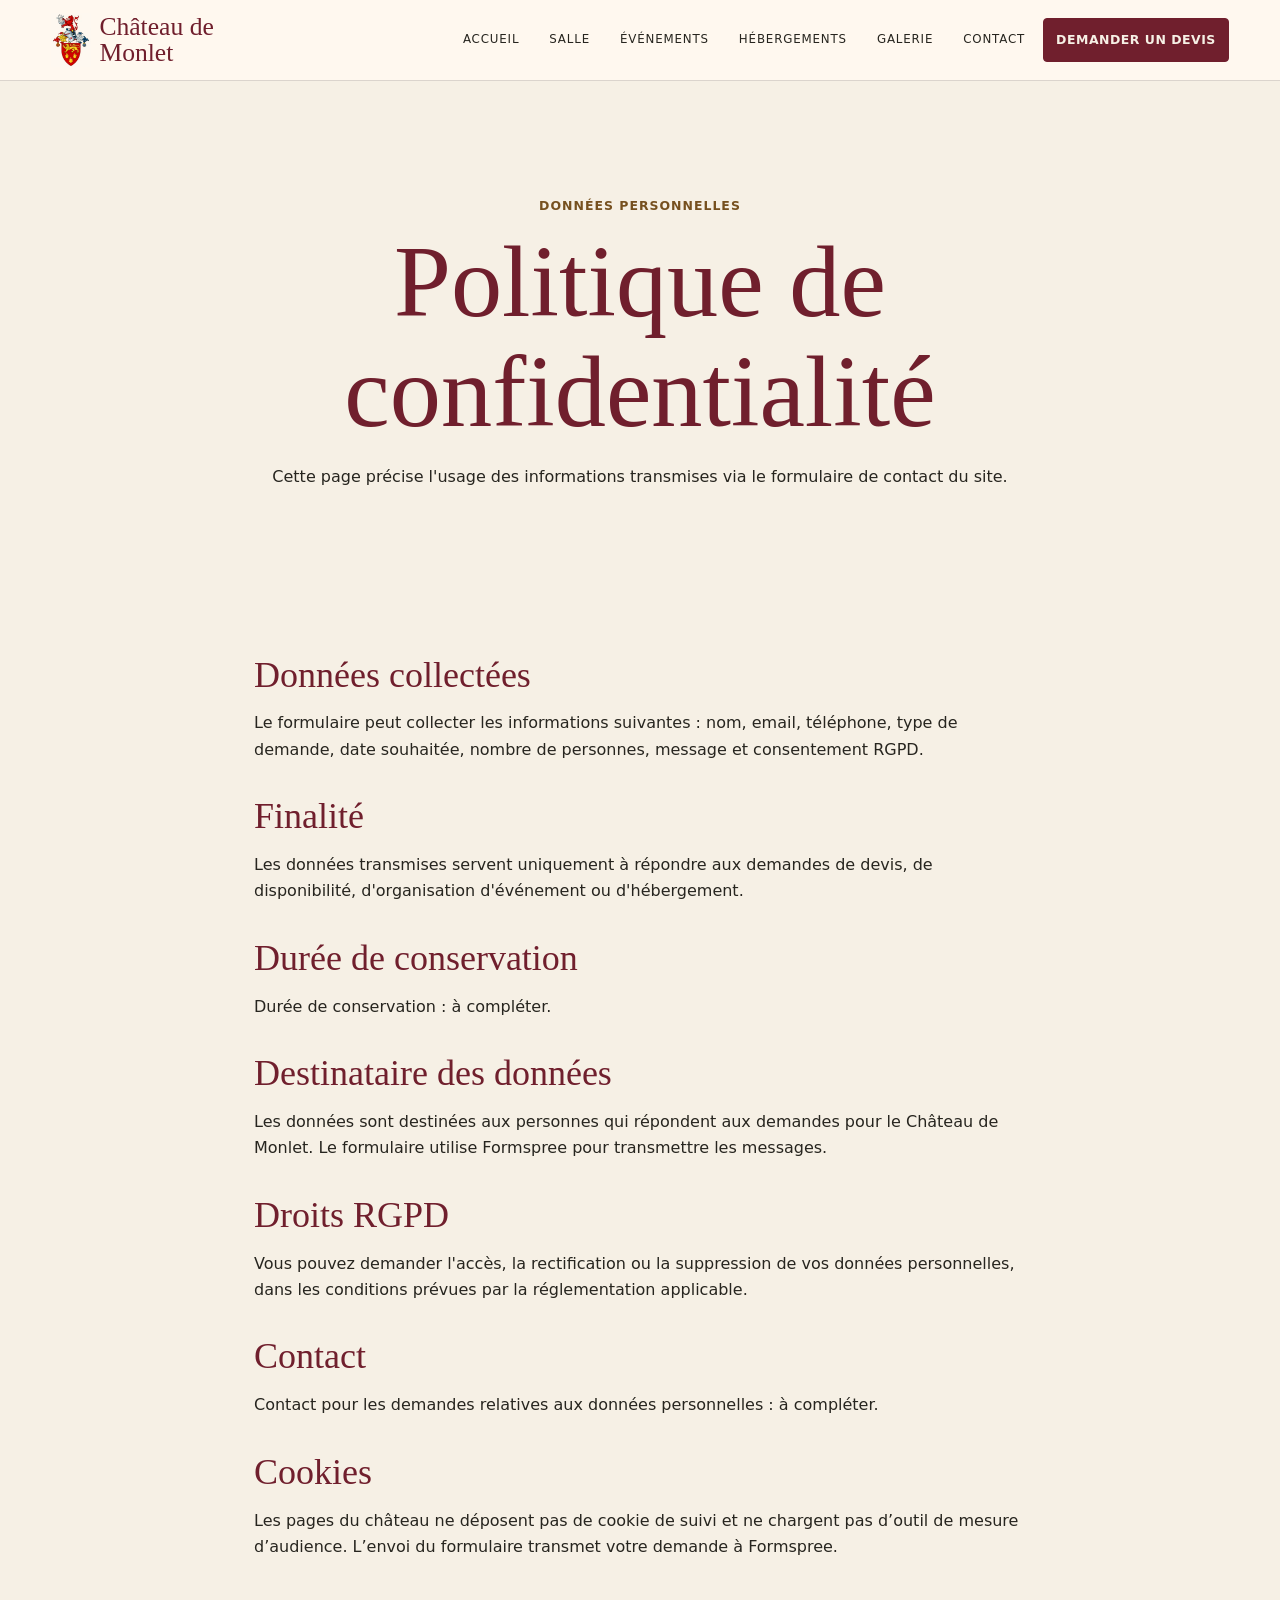
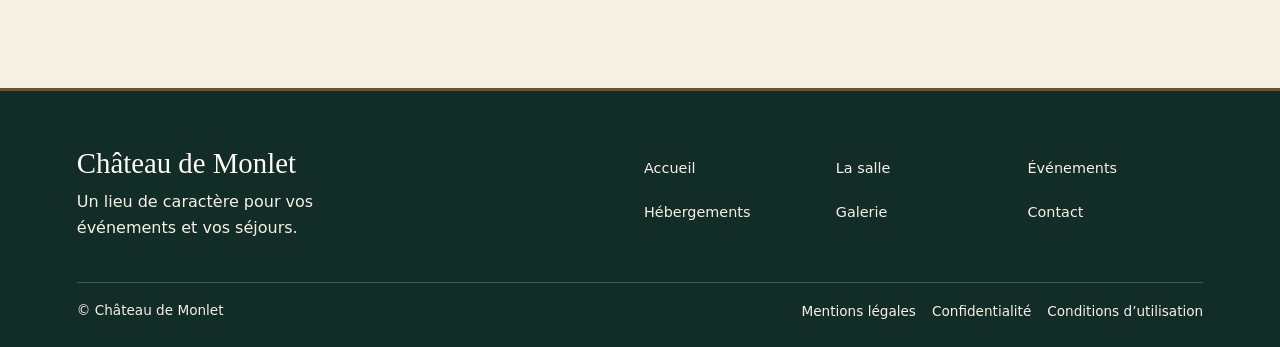
<file: politique-confidentialite.html>
<!doctype html>
<html lang="fr">
<head>
  <meta charset="utf-8">
  <meta name="viewport" content="width=device-width, initial-scale=1">
  <link rel="icon" href="/favicon.ico" sizes="any">
  <link rel="icon" type="image/png" sizes="32x32" href="/favicon-32x32.png">
  <link rel="icon" type="image/png" sizes="16x16" href="/favicon-16x16.png">
  <link rel="apple-touch-icon" href="/apple-touch-icon.png">
  <link rel="manifest" href="/site.webmanifest">
  <meta name="theme-color" content="#6E1F2A">
  <meta name="referrer" content="strict-origin-when-cross-origin">
  <meta http-equiv="Content-Security-Policy" content="default-src 'self'; form-action https://formspree.io; img-src 'self' data: https:; style-src 'self'; script-src 'self' 'sha256-EzfqG/44iXcrrWK1rKTbBwAZj9Y7cn23iqyDD9mTN/I='; base-uri 'self'; object-src 'none';">
  <title>Politique de confidentialité | Château de Monlet</title>
  <meta name="description" content="Politique de confidentialité du Château de Monlet : données collectées, finalité, conservation et droits RGPD.">
  <meta name="robots" content="index,follow">
  <meta property="og:locale" content="fr_FR">
  <meta property="og:site_name" content="Château de Monlet">
  <meta property="og:title" content="Politique de confidentialité | Château de Monlet">
  <meta property="og:description" content="Informations sur le traitement des données transmises via le formulaire du site.">
  <meta property="og:image" content="https://www.chateau-monlet.fr/assets/images/social/chateau-monlet-og.jpg">
  <meta property="og:image:width" content="1200">
  <meta property="og:image:height" content="630">
  <meta property="og:image:type" content="image/jpeg">
  <meta property="og:type" content="website">
  <meta property="og:url" content="https://www.chateau-monlet.fr/politique-confidentialite.html">
  <meta name="twitter:card" content="summary_large_image">
  <link rel="canonical" href="https://www.chateau-monlet.fr/politique-confidentialite.html">
  <link rel="stylesheet" href="assets/css/styles.css">
</head>
<body data-page="confidentialite">
  <a class="skip-link" href="#contenu">Aller au contenu</a>
  <header class="site-header">
    <a class="brand" href="index.html"><img class="brand-crest" src="assets/images/blason-monlet.webp" alt="" width="146" height="200"><span>Château de Monlet</span></a>
    <button class="nav-toggle" type="button" aria-expanded="false" aria-controls="site-nav"><span class="sr-only">Ouvrir le menu</span><span></span><span></span><span></span></button>
    <nav class="site-nav" id="site-nav" aria-label="Navigation principale">
      <a href="index.html" data-nav="accueil">Accueil</a><a href="salle.html" data-nav="salle">Salle</a><a href="evenements.html" data-nav="evenements">Événements</a><a href="hebergements.html" data-nav="hebergements">Hébergements</a><a href="galerie.html" data-nav="galerie">Galerie</a><a href="contact.html" data-nav="contact">Contact</a><a class="nav-cta" href="contact.html">Demander un devis</a>
    </nav>
    <a class="header-cta" href="contact.html">Demander un devis</a>
  </header>
  <main id="contenu">
    <section class="page-intro"><p class="eyebrow">Données personnelles</p><h1>Politique de confidentialité</h1><p>Cette page précise l'usage des informations transmises via le formulaire de contact du site.</p></section>
    <section class="section legal-content">
      <h2>Données collectées</h2>
      <p>Le formulaire peut collecter les informations suivantes : nom, email, téléphone, type de demande, date souhaitée, nombre de personnes, message et consentement RGPD.</p>
      <h2>Finalité</h2>
      <p>Les données transmises servent uniquement à répondre aux demandes de devis, de disponibilité, d'organisation d'événement ou d'hébergement.</p>
      <h2>Durée de conservation</h2>
      <p>Durée de conservation : à compléter.</p>
      <h2>Destinataire des données</h2>
      <p>Les données sont destinées aux personnes qui répondent aux demandes pour le Château de Monlet. Le formulaire utilise Formspree pour transmettre les messages.</p>
      <h2>Droits RGPD</h2>
      <p>Vous pouvez demander l'accès, la rectification ou la suppression de vos données personnelles, dans les conditions prévues par la réglementation applicable.</p>
      <h2>Contact</h2>
      <p>Contact pour les demandes relatives aux données personnelles : à compléter.</p>
      <h2>Cookies</h2>
      <p>Les pages du château ne déposent pas de cookie de suivi et ne chargent pas d’outil de mesure d’audience. L’envoi du formulaire transmet votre demande à Formspree.</p>
    </section>
  </main>
  <footer class="site-footer">
    <div class="footer-brand"><strong>Château de Monlet</strong><p>Un lieu de caractère pour vos événements et vos séjours.</p></div>
    <nav aria-label="Navigation pied de page"><a href="index.html">Accueil</a><a href="salle.html">La salle</a><a href="evenements.html">Événements</a><a href="hebergements.html">Hébergements</a><a href="galerie.html">Galerie</a><a href="contact.html">Contact</a></nav>
    <div class="footer-bottom"><p>© Château de Monlet</p><div><a href="mentions-legales.html">Mentions légales</a><a href="politique-confidentialite.html">Confidentialité</a><a href="conditions-utilisation.html">Conditions d’utilisation</a></div></div>
  </footer>
  <a class="mobile-sticky-cta" href="contact.html">Demander un devis</a>
  <script src="assets/js/main.js"></script>
</body>
</html>
</file>
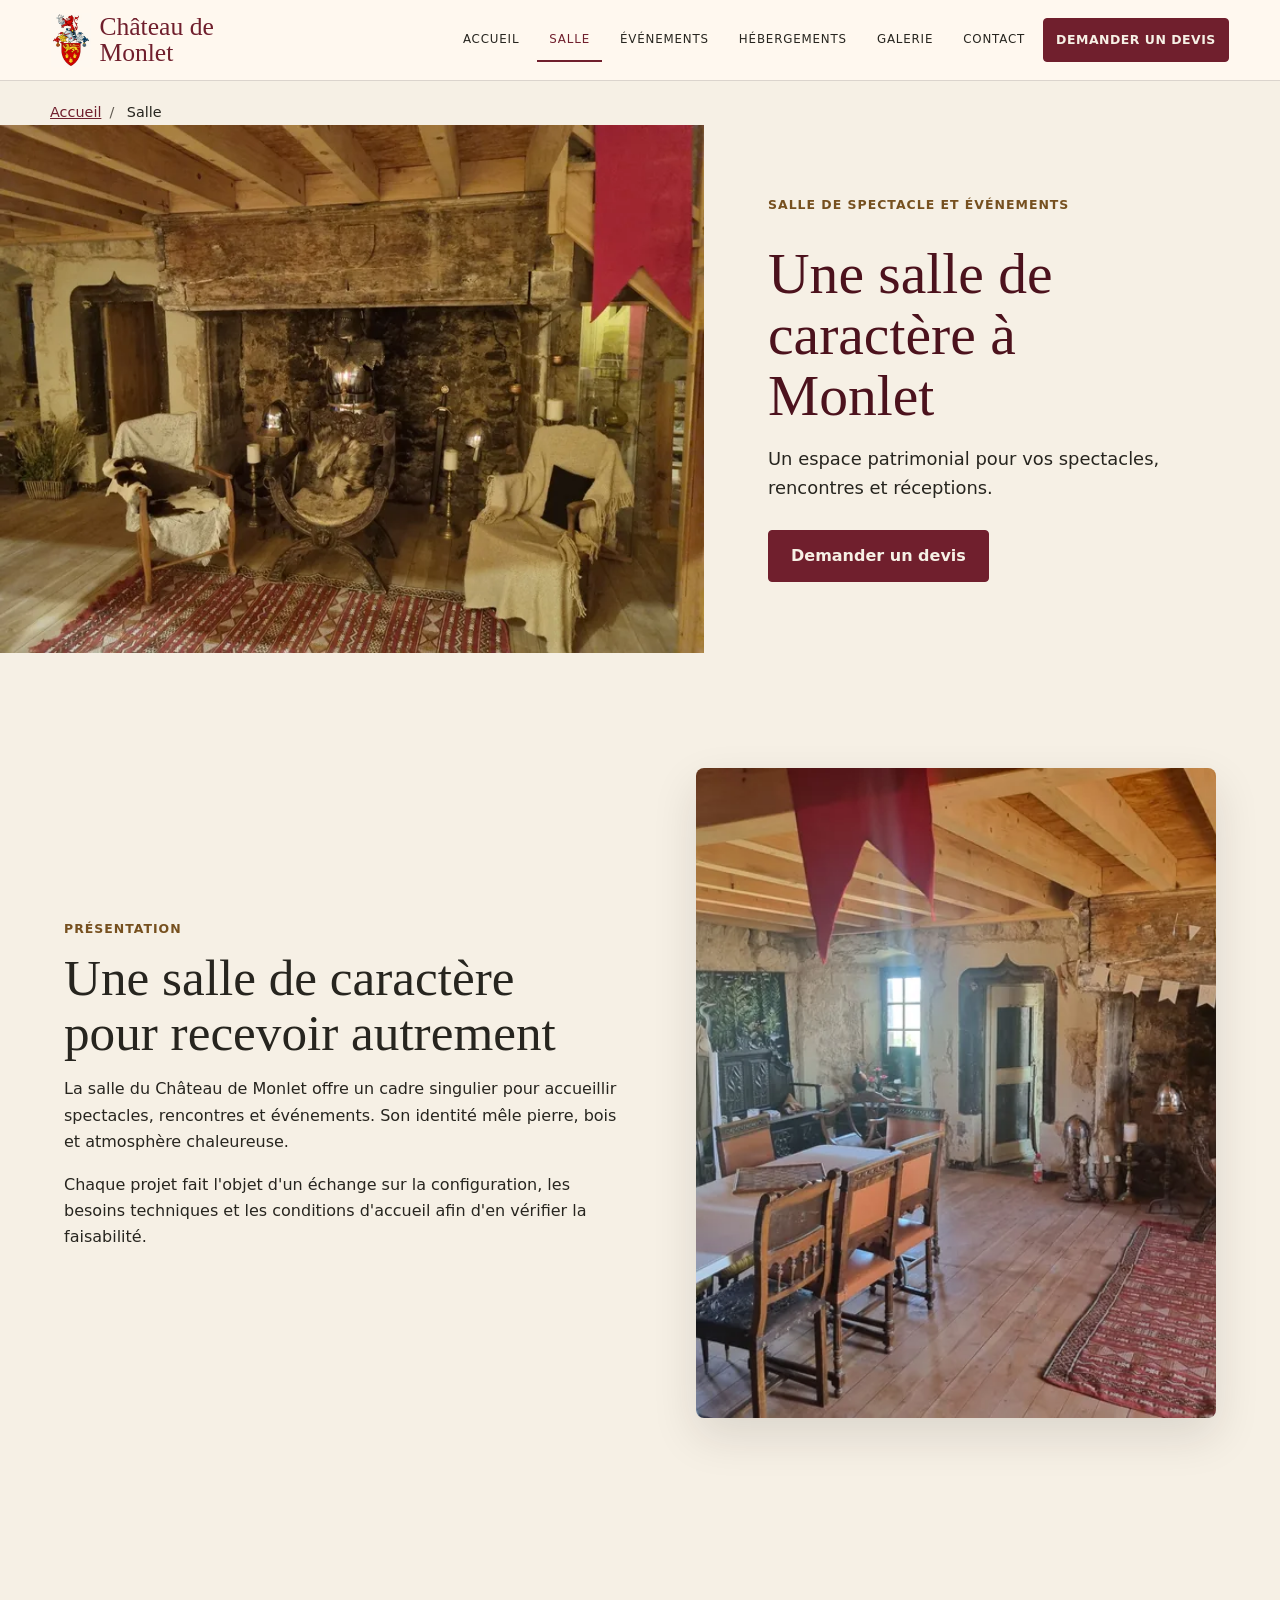
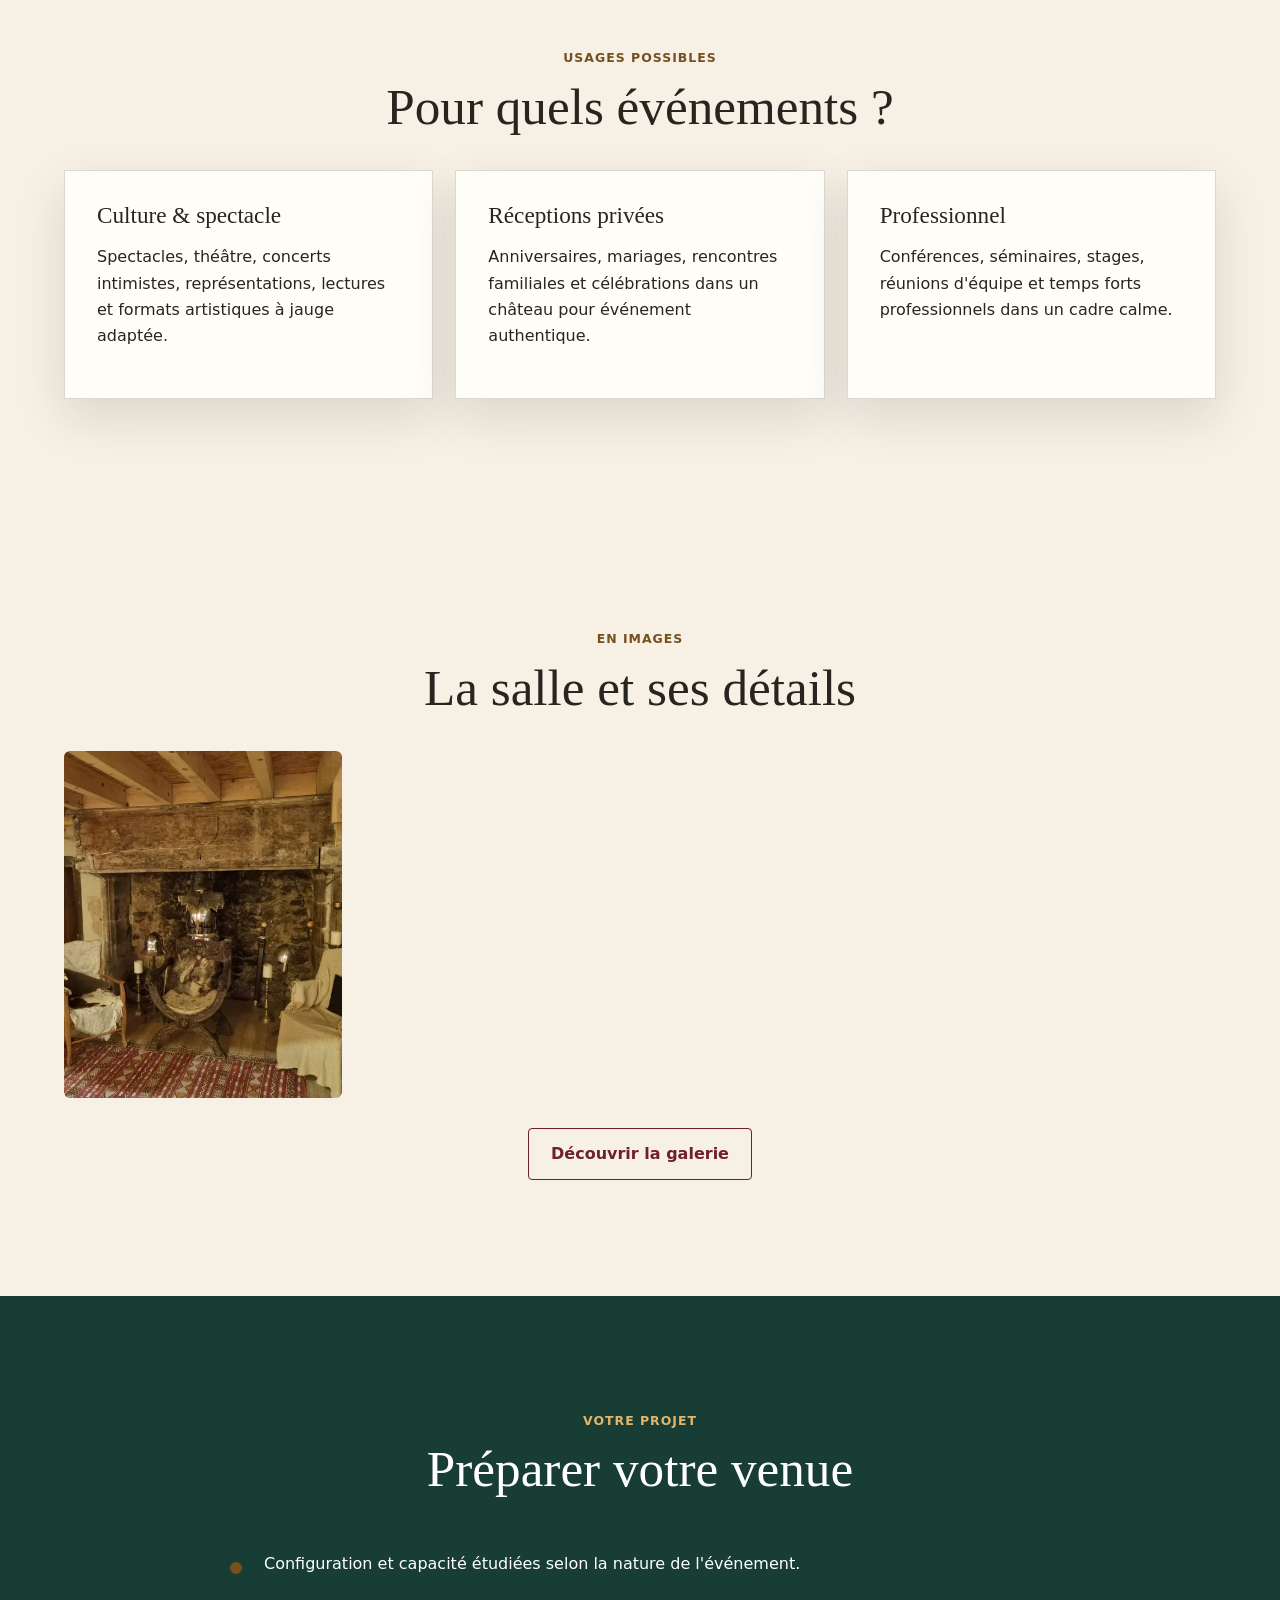
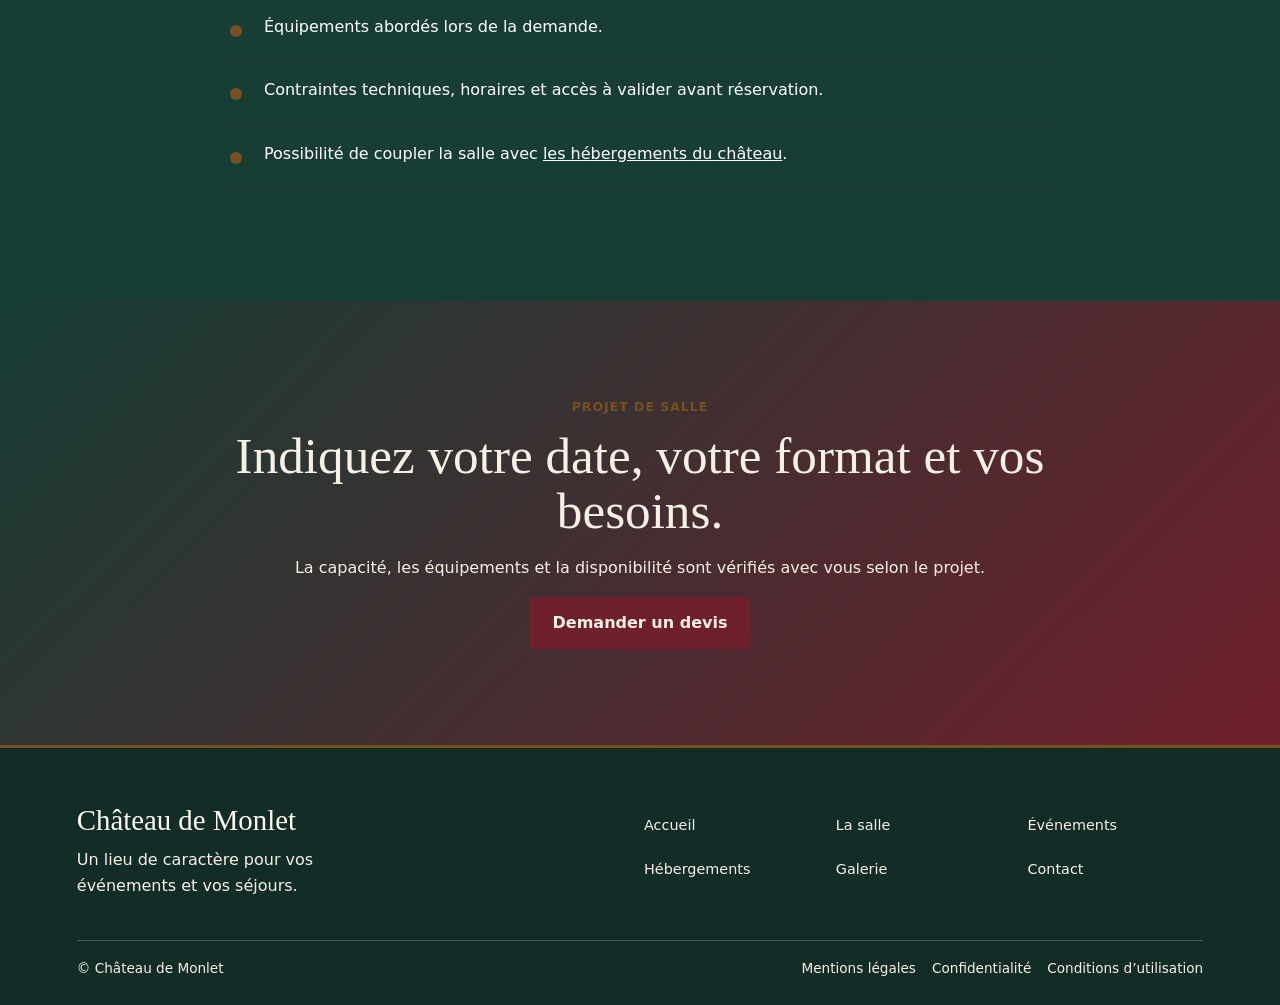
<file: salle.html>
<!doctype html>
<html lang="fr">
<head>
  <meta charset="utf-8">
  <meta name="viewport" content="width=device-width, initial-scale=1">
  <link rel="icon" href="/favicon.ico" sizes="any">
  <link rel="icon" type="image/png" sizes="32x32" href="/favicon-32x32.png">
  <link rel="icon" type="image/png" sizes="16x16" href="/favicon-16x16.png">
  <link rel="apple-touch-icon" href="/apple-touch-icon.png">
  <link rel="manifest" href="/site.webmanifest">
  <meta name="theme-color" content="#6E1F2A">
  <meta name="referrer" content="strict-origin-when-cross-origin">
  <meta http-equiv="Content-Security-Policy" content="default-src 'self'; form-action https://formspree.io; img-src 'self' data: https:; style-src 'self'; script-src 'self' 'sha256-EzfqG/44iXcrrWK1rKTbBwAZj9Y7cn23iqyDD9mTN/I='; base-uri 'self'; object-src 'none';">
  <title>Location de salle à Monlet | Château de Monlet</title>
  <meta name="description" content="Location de salle au Château de Monlet pour spectacles, conférences, mariages, séminaires et événements privés ou professionnels.">
  <meta name="robots" content="index,follow">
  <meta property="og:locale" content="fr_FR">
  <meta property="og:site_name" content="Château de Monlet">
  <meta property="og:title" content="Location de salle à Monlet | Château de Monlet">
  <meta property="og:description" content="Une salle de caractère pour spectacles, événements privés et professionnels.">
  <meta property="og:image" content="https://www.chateau-monlet.fr/assets/images/social/chateau-monlet-og.jpg">
  <meta property="og:image:width" content="1200">
  <meta property="og:image:height" content="630">
  <meta property="og:image:type" content="image/jpeg">
  <meta property="og:type" content="website">
  <meta property="og:url" content="https://www.chateau-monlet.fr/salle.html">
  <meta name="twitter:card" content="summary_large_image">
  <link rel="canonical" href="https://www.chateau-monlet.fr/salle.html">
  <link rel="stylesheet" href="assets/css/styles.css">
</head>
<body data-page="salle">
  <a class="skip-link" href="#contenu">Aller au contenu</a>
  <header class="site-header">
    <a class="brand" href="index.html"><img class="brand-crest" src="assets/images/blason-monlet.webp" alt="" width="146" height="200"><span>Château de Monlet</span></a>
    <button class="nav-toggle" type="button" aria-expanded="false" aria-controls="site-nav"><span class="sr-only">Ouvrir le menu</span><span></span><span></span><span></span></button>
    <nav class="site-nav" id="site-nav" aria-label="Navigation principale">
      <a href="index.html" data-nav="accueil">Accueil</a><a href="salle.html" data-nav="salle">Salle</a><a href="evenements.html" data-nav="evenements">Événements</a><a href="hebergements.html" data-nav="hebergements">Hébergements</a><a href="galerie.html" data-nav="galerie">Galerie</a><a href="contact.html" data-nav="contact">Contact</a><a class="nav-cta" href="contact.html">Demander un devis</a>
    </nav>
    <a class="header-cta" href="contact.html">Demander un devis</a>
  </header>
  <main id="contenu">
    <nav class="breadcrumb" aria-label="Fil d’Ariane">
      <ol itemscope itemtype="https://schema.org/BreadcrumbList">
        <li itemprop="itemListElement" itemscope itemtype="https://schema.org/ListItem">
          <a itemprop="item" href="/"><span itemprop="name">Accueil</span></a>
          <meta itemprop="position" content="1">
        </li>
        <li itemprop="itemListElement" itemscope itemtype="https://schema.org/ListItem" aria-current="page">
          <span itemprop="name">Salle</span>
          <meta itemprop="position" content="2">
        </li>
      </ol>
    </nav>
    <section class="event-hero"><div class="event-hero-photo"><img src="assets/images/monlet/salle-cheminee-1200.webp" srcset="assets/images/monlet/salle-cheminee-480.webp 480w, assets/images/monlet/salle-cheminee-768.webp 768w, assets/images/monlet/salle-cheminee-1200.webp 1200w" sizes="(max-width: 768px) 100vw, 55vw" alt="Grande cheminée dans la salle du Château de Monlet" fetchpriority="high" width="1200" height="900"></div><div class="event-hero-copy"><p class="eyebrow">Salle de spectacle et événements</p><h1>Une salle de caractère à Monlet</h1><p>Un espace patrimonial pour vos spectacles, rencontres et réceptions.</p><a class="btn btn-primary" href="contact.html">Demander un devis</a></div></section>
    <section class="split-section">
      <div class="split-copy">
        <p class="eyebrow">Présentation</p>
        <h2>Une salle de caractère pour recevoir autrement</h2>
        <p>La salle du Château de Monlet offre un cadre singulier pour accueillir spectacles, rencontres et événements. Son identité mêle pierre, bois et atmosphère chaleureuse.</p>
        <p>Chaque projet fait l'objet d'un échange sur la configuration, les besoins techniques et les conditions d'accueil afin d'en vérifier la faisabilité.</p>
      </div>
      <picture>
        <source type="image/webp" srcset="assets/images/1000008930-480.webp 480w, assets/images/1000008930-768.webp 768w, assets/images/1000008930-1200.webp 1200w, assets/images/1000008930-1600.webp 1600w, assets/images/1000008930.webp 2048w" sizes="(max-width: 560px) calc(100vw - 40px), (max-width: 920px) calc((100vw - 54px) / 2), 520px">
        <img src="assets/images/1000008930.jpg" srcset="assets/images/1000008930-480.jpg 480w, assets/images/1000008930-768.jpg 768w, assets/images/1000008930-1200.jpg 1200w, assets/images/1000008930-1600.jpg 1600w, assets/images/1000008930.jpg 2048w" sizes="(max-width: 560px) calc(100vw - 40px), (max-width: 920px) calc((100vw - 54px) / 2), 520px" alt="Salle médiévale aménagée au Château de Monlet" loading="lazy" decoding="async" width="2048" height="1536">
      </picture>
    </section>
    <section class="section">
      <div class="section-heading"><p class="eyebrow">Usages possibles</p><h2>Pour quels événements ?</h2></div>
      <div class="card-grid three">
        <article class="card"><h3>Culture & spectacle</h3><p>Spectacles, théâtre, concerts intimistes, représentations, lectures et formats artistiques à jauge adaptée.</p></article>
        <article class="card"><h3>Réceptions privées</h3><p>Anniversaires, mariages, rencontres familiales et célébrations dans un château pour événement authentique.</p></article>
        <article class="card"><h3>Professionnel</h3><p>Conférences, séminaires, stages, réunions d'équipe et temps forts professionnels dans un cadre calme.</p></article>
      </div>
    </section>
    <section class="section"><div class="section-heading"><p class="eyebrow">En images</p><h2>La salle et ses détails</h2></div><div class="gallery-preview photo-selection"><picture><img src="assets/images/monlet/salle-cheminee-1200.webp" srcset="assets/images/monlet/salle-cheminee-480.webp 480w, assets/images/monlet/salle-cheminee-768.webp 768w, assets/images/monlet/salle-cheminee-1200.webp 1200w" sizes="(max-width: 560px) calc(100vw - 40px), (max-width: 920px) calc((100vw - 54px) / 2), 520px" alt="Grande cheminée et fauteuils dans la salle du château" loading="lazy" decoding="async" width="1200" height="900"></picture>
<picture><img src="assets/images/monlet/salle-reception-1200.webp" srcset="assets/images/monlet/salle-reception-480.webp 480w, assets/images/monlet/salle-reception-768.webp 768w, assets/images/monlet/salle-reception-1200.webp 1200w" sizes="(max-width: 560px) calc(100vw - 40px), (max-width: 920px) calc((100vw - 54px) / 2), 520px" alt="Salle du château aménagée avec une table" loading="lazy" decoding="async" width="1200" height="1600"></picture>
<picture><img src="assets/images/monlet/salle-ambiance-1200.webp" srcset="assets/images/monlet/salle-ambiance-480.webp 480w, assets/images/monlet/salle-ambiance-768.webp 768w, assets/images/monlet/salle-ambiance-1200.webp 1200w" sizes="(max-width: 560px) calc(100vw - 40px), (max-width: 920px) calc((100vw - 54px) / 2), 520px" alt="Mobilier ancien dans une salle en pierre" loading="lazy" decoding="async" width="1200" height="900"></picture>
<picture><img src="assets/images/monlet/meuble-pierre-1200.webp" srcset="assets/images/monlet/meuble-pierre-480.webp 480w, assets/images/monlet/meuble-pierre-768.webp 768w, assets/images/monlet/meuble-pierre-1200.webp 1200w" sizes="(max-width: 560px) calc(100vw - 40px), (max-width: 920px) calc((100vw - 54px) / 2), 520px" alt="Meuble ancien et composition florale sur fond de pierre" loading="lazy" decoding="async" width="1200" height="1600"></picture></div><div class="center-actions"><a class="btn btn-outline" href="galerie.html">Découvrir la galerie</a></div></section>
    <section class="section muted">
      <div class="section-heading"><p class="eyebrow">Votre projet</p><h2>Préparer votre venue</h2></div>
      <ul class="check-list">
        <li>Configuration et capacité étudiées selon la nature de l'événement.</li>
        <li>Équipements abordés lors de la demande.</li>
        <li>Contraintes techniques, horaires et accès à valider avant réservation.</li>
        <li>Possibilité de coupler la salle avec <a href="hebergements.html">les hébergements du château</a>.</li>
      </ul>
    </section>
    <section class="cta-band"><p class="eyebrow">Projet de salle</p><h2>Indiquez votre date, votre format et vos besoins.</h2><p>La capacité, les équipements et la disponibilité sont vérifiés avec vous selon le projet.</p><a class="btn btn-primary" href="contact.html">Demander un devis</a></section>
  </main>
  <footer class="site-footer">
    <div class="footer-brand"><strong>Château de Monlet</strong><p>Un lieu de caractère pour vos événements et vos séjours.</p></div>
    <nav aria-label="Navigation pied de page"><a href="index.html">Accueil</a><a href="salle.html">La salle</a><a href="evenements.html">Événements</a><a href="hebergements.html">Hébergements</a><a href="galerie.html">Galerie</a><a href="contact.html">Contact</a></nav>
    <div class="footer-bottom"><p>© Château de Monlet</p><div><a href="mentions-legales.html">Mentions légales</a><a href="politique-confidentialite.html">Confidentialité</a><a href="conditions-utilisation.html">Conditions d’utilisation</a></div></div>
  </footer>
  <a class="mobile-sticky-cta" href="contact.html">Demander un devis</a>
  <script src="assets/js/main.js"></script>
</body>
</html>
</file>
<file: assets/css/styles.css>
:root {
  --stone: #D8C9B4;
  --paper: #FFFDF8;
  --ink: #27251F;
  --wine: #701F2D;
  --wine-dark: #4C121D;
  --gold: #76501F;
  --gold-on-dark: #E0B66D;
  --gold-ornament: #B08A45;
  --forest: #173D35;
  --cream: #F6F0E5;
  --focus: #FFBF47;
  --line: rgba(36, 28, 23, .16);
  --shadow: 0 18px 46px rgba(36, 28, 23, .12);
  --serif: Georgia, "Times New Roman", serif;
  --sans: system-ui, -apple-system, BlinkMacSystemFont, "Segoe UI", sans-serif;
}

* { box-sizing: border-box; }
html { scroll-behavior: smooth; scroll-padding-top: 7rem; overflow-x: hidden; }
body {
  margin: 0;
  font-family: var(--sans);
  color: var(--ink);
  background: var(--cream);
  line-height: 1.65;
  overflow-x: clip;
}
body.is-lightbox-open,
body.is-menu-open { overflow: hidden; }
body.is-lightbox-open {
  overscroll-behavior: contain;
  touch-action: none;
}
img { display: block; max-width: 100%; height: auto; }
.breadcrumb { width: min(1180px, calc(100% - 40px)); margin: 20px auto 0; }
.breadcrumb ol { display: flex; flex-wrap: wrap; gap: 8px; margin: 0; padding: 0; list-style: none; font-size: .9rem; }
.breadcrumb li + li::before { content: "/"; margin-right: 8px; color: #625c52; }
.breadcrumb a { color: var(--wine); }
picture { display: block; max-width: 100%; }
a { color: inherit; }
:focus-visible { outline: 3px solid var(--focus); outline-offset: 4px; }
.skip-link {
  position: fixed;
  z-index: 1000;
  top: .75rem;
  left: .75rem;
  padding: .8rem 1rem;
  background: var(--focus);
  color: #15120d;
  font-weight: 700;
  transform: translateY(-160%);
}
.skip-link:focus { transform: none; }
.sr-only {
  position: absolute;
  width: 1px;
  height: 1px;
  padding: 0;
  margin: -1px;
  overflow: hidden;
  clip: rect(0, 0, 0, 0);
  white-space: nowrap;
  border: 0;
}

.site-header {
  position: sticky;
  top: 0;
  z-index: 30;
  display: flex;
  align-items: center;
  justify-content: space-between;
  gap: 24px;
  padding: 16px clamp(18px, 4vw, 56px);
  background: rgba(255, 249, 240, .92);
  border-bottom: 1px solid var(--line);
  backdrop-filter: blur(12px);
}
.brand {
  font-family: var(--serif);
  font-size: clamp(1.25rem, 2vw, 1.7rem);
  text-decoration: none;
  max-width: 10ch;
  color: var(--wine);
  line-height: .9;
  white-space: normal;
}
.site-nav {
  display: flex;
  align-items: center;
  gap: 6px;
}
.site-nav a {
  display: flex;
  align-items: center;
  min-height: 44px;
  padding: 10px 12px;
  border-radius: 4px;
  text-decoration: none;
  font-size: .78rem;
  letter-spacing: .04em;
  text-transform: uppercase;
}
.site-nav a:hover,
.site-nav a.is-active {
  color: var(--wine);
  background: rgba(110, 31, 42, .08);
}
.header-cta,
.nav-cta,
.mobile-sticky-cta {
  display: inline-flex;
  align-items: center;
  justify-content: center;
  min-height: 42px;
  padding: 10px 16px;
  border: 1px solid var(--wine);
  border-radius: 4px;
  color: var(--cream);
  background: var(--wine);
  font-weight: 700;
  text-decoration: none;
}
.header-cta:hover,
.nav-cta:hover,
.mobile-sticky-cta:hover {
  background: #591822;
}
.mobile-sticky-cta {
  transition: opacity .2s ease, transform .2s ease;
}
.js-enabled .mobile-sticky-cta {
  opacity: 0;
  pointer-events: none;
  transform: translateY(calc(100% + 18px));
  visibility: hidden;
}
.js-enabled .mobile-sticky-cta.is-visible {
  opacity: 1;
  pointer-events: auto;
  transform: translateY(0);
  visibility: visible;
}
.nav-cta,
.mobile-sticky-cta {
  display: none;
}
.header-cta {
  display: none;
}
.site-nav .nav-cta {
  display: inline-flex;
}
@media (min-width: 769px) {
  .mobile-sticky-cta,
  .js-enabled .mobile-sticky-cta,
  .js-enabled .mobile-sticky-cta.is-visible {
    display: none;
  }
  body:not(.js-enabled) {
    padding-bottom: 0;
  }
}
.nav-toggle {
  display: none;
  width: 44px;
  height: 44px;
  border: 1px solid var(--line);
  background: var(--cream);
  border-radius: 4px;
  cursor: pointer;
}
.nav-toggle span:not(.sr-only) {
  display: block;
  width: 20px;
  height: 2px;
  margin: 5px auto;
  background: var(--ink);
}

.hero {
  min-height: 0;
  height: clamp(500px, 65vh, 750px);
  display: flex;
  align-items: flex-end;
  position: relative;
  padding: clamp(96px, 14vw, 180px) clamp(20px, 6vw, 84px) clamp(44px, 8vw, 92px);
  color: var(--cream);
  background-image: linear-gradient(90deg, rgba(36, 28, 23, .78), rgba(36, 28, 23, .34), rgba(36, 28, 23, .12)), var(--hero-image);
  background-size: cover;
  background-position: center;
  overflow: hidden;
}
.hero-salle {
  --hero-image: url("../images/1000022111.jpg");
}
.hero-evenements {
  --hero-image: url("../images/1000017908.jpg");
}
.hero-hebergements {
  --hero-image: url("../images/1000017905.jpg");
}
@supports (background-image: image-set(url("x.webp") type("image/webp"))) {
  .hero-salle {
    --hero-image: image-set(url("../images/1000022111.webp") type("image/webp"), url("../images/1000022111.jpg") type("image/jpeg"));
  }
  .hero-evenements {
    --hero-image: image-set(url("../images/1000017908.webp") type("image/webp"), url("../images/1000017908.jpg") type("image/jpeg"));
  }
  .hero-hebergements {
    --hero-image: image-set(url("../images/1000017905.webp") type("image/webp"), url("../images/1000017905.jpg") type("image/jpeg"));
  }
}
@media (max-width: 600px) {
  .hero-salle { --hero-image: url("../images/1000022111-480.webp"); }
  .hero-evenements { --hero-image: url("../images/1000017908-480.webp"); }
  .hero-hebergements { --hero-image: url("../images/1000017905-480.webp"); }
}
.hero-inner { min-height: 0; }
.hero-content {
  position: relative;
  z-index: 2;
  max-width: 820px;
}
.hero-carousel {
  position: relative;
  width: 100%;
  height: clamp(540px, calc(100svh - 92px), 760px);
  margin: 0;
  overflow: hidden;
  border-radius: 0;
  background: #e9e0d4;
  touch-action: pan-y;
}
.hero-carousel::after {
  content: "";
  position: absolute;
  z-index: 1;
  inset: 0;
  display: block;
  pointer-events: none;
  background: linear-gradient(90deg, rgba(15, 20, 17, .78) 0%, rgba(15, 20, 17, .48) 42%, rgba(15, 20, 17, .08) 76%), linear-gradient(0deg, rgba(15, 20, 17, .46), transparent 50%);
}
.hero-slides,
.hero-slide {
  position: absolute;
  inset: 0;
}
.hero-slide picture {
  display: block;
  width: 100%;
  height: 100%;
  max-width: none;
}
.hero-slide {
  opacity: 0;
  transition: opacity 1s ease;
}
.hero-slide.is-active { opacity: 1; }
.hero-slide img {
  display: block;
  width: 100%;
  height: 100%;
  object-fit: cover;
  object-position: var(--slide-position, center);
}
.hero-slide-focus-fireplace { --slide-position: 58% center; }
.hero-slide-focus-45 { --slide-position: center 48%; }
.home-hero {
  background: var(--forest);
}
.hero-introduction .hero-actions {
  margin-top: 1.75rem;
}
.hero-introduction {
  position: absolute;
  z-index: 2;
  left: clamp(4.5rem, 8vw, 8rem);
  bottom: clamp(4.5rem, 9vh, 7rem);
  max-width: min(720px, calc(100% - 9rem));
  color: #fff;
  text-align: left;
}
.hero-introduction .eyebrow {
  color: var(--gold-on-dark);
}
.hero-introduction h1 {
  margin: .5rem 0 1rem;
  max-width: 9ch;
  color: #FFFAF0;
  font-size: clamp(3rem, 6vw, 5.75rem);
  line-height: 1;
}
.hero-introduction p:not(.eyebrow) {
  max-width: 34ch;
  margin: 0;
  color: #fff;
  font-family: var(--serif);
  font-size: clamp(1.12rem, 2vw, 1.5rem);
}
.hero-carousel-btn {
  position: absolute;
  top: 50%;
  z-index: 3;
  width: 42px;
  height: 42px;
  display: grid;
  place-items: center;
  border: 1px solid rgba(255, 249, 240, .48);
  border-radius: 50%;
  color: var(--cream);
  background: rgba(20, 16, 13, .42);
  backdrop-filter: blur(4px);
  font-size: 1.85rem;
  line-height: 1;
  opacity: .84;
  cursor: pointer;
  touch-action: manipulation;
  transform: translateY(-50%);
  transition: background .2s ease, border-color .2s ease, opacity .2s ease;
}
.hero-carousel-btn:hover {
  background: rgba(110, 31, 42, .62);
  border-color: rgba(255, 249, 240, .74);
  opacity: 1;
}
.hero-carousel-prev { left: 1rem; }
.hero-carousel-next { right: 1rem; }
.hero-carousel-dots {
  position: absolute;
  left: 50%;
  bottom: clamp(.8rem, 2vw, 1rem);
  z-index: 3;
  display: flex;
  gap: 6px;
  transform: translateX(-50%);
}
.hero-carousel-dots button {
  position: relative;
  width: 20px;
  height: 20px;
  padding: 0;
  border: 0;
  border-radius: 50%;
  background: transparent;
  cursor: pointer;
  touch-action: manipulation;
}
.hero-carousel-dots button::before {
  content: "";
  position: absolute;
  inset: 4px;
  border: 1px solid rgba(255, 249, 240, .82);
  border-radius: 50%;
  background: rgba(255, 249, 240, .32);
  box-shadow: 0 1px 4px rgba(20, 16, 13, .22);
}
.hero-carousel-dots button.is-active::before {
  background: var(--cream);
  border-color: var(--cream);
}
.eyebrow {
  margin: 0 0 10px;
  color: var(--gold);
  font-weight: 700;
  letter-spacing: .08em;
  text-transform: uppercase;
  font-size: .78rem;
}
h1, h2, h3 {
  margin: 0 0 16px;
  font-family: var(--serif);
  line-height: 1.08;
  font-weight: 500;
}
h1 { font-size: clamp(3rem, 8vw, 6.8rem); }
h2 { font-size: clamp(2rem, 4vw, 3.7rem); }
h3 { font-size: 1.45rem; }
.hero p:not(.eyebrow) {
  max-width: 690px;
  margin: 0 0 28px;
  font-size: clamp(1.1rem, 2vw, 1.45rem);
}
.hero-actions,
.center-actions {
  display: flex;
  flex-wrap: wrap;
  gap: 14px;
}
.center-actions { justify-content: center; margin-top: 30px; }
.btn {
  display: inline-flex;
  align-items: center;
  justify-content: center;
  min-height: 48px;
  padding: 12px 22px;
  border: 1px solid transparent;
  border-radius: 4px;
  text-decoration: none;
  font-weight: 700;
  cursor: pointer;
}
.btn-primary {
  background: var(--wine);
  color: var(--cream);
  border-color: var(--wine);
}
.btn-primary:hover { background: #591822; }
.btn-light {
  background: rgba(255, 249, 240, .92);
  color: var(--ink);
}
.btn-outline {
  border-color: var(--wine);
  color: var(--wine);
  background: transparent;
}

.section,
.page-intro {
  padding: clamp(62px, 9vw, 118px) clamp(20px, 5vw, 72px);
}
.section-heading {
  max-width: 760px;
  margin: 0 auto 36px;
  text-align: center;
}
.card-grid {
  max-width: 1160px;
  margin: 0 auto;
  display: grid;
  gap: 22px;
}
.card-grid.three { grid-template-columns: repeat(3, minmax(0, 1fr)); }
.card-grid.two { grid-template-columns: repeat(2, minmax(0, 1fr)); }
.card,
.contact-box {
  background: var(--paper);
  border: 1px solid var(--line);
  border-radius: 0;
  padding: clamp(22px, 3vw, 32px);
  box-shadow: var(--shadow);
}
.card a {
  color: var(--wine);
  font-weight: 700;
  text-decoration-thickness: 1px;
  text-underline-offset: 4px;
}
.wide { min-height: 240px; }
.muted { background: var(--forest); color: #fff; }
.muted .eyebrow { color: var(--gold-on-dark); }

.split-section {
  display: grid;
  grid-template-columns: minmax(0, 1fr) minmax(320px, 520px);
  gap: clamp(30px, 6vw, 76px);
  align-items: center;
  padding: clamp(62px, 9vw, 118px) clamp(20px, 5vw, 72px);
}
.split-copy { max-width: 720px; }
.split-section img {
  width: 100%;
  aspect-ratio: 4 / 5;
  object-fit: cover;
  border-radius: 8px;
  box-shadow: var(--shadow);
}
.split-section picture,
.room picture {
  width: 100%;
}
.gallery-preview {
  max-width: 1160px;
  margin: 0 auto;
  display: grid;
  grid-template-columns: repeat(4, 1fr);
  gap: 14px;
}
.gallery-preview picture {
  width: 100%;
  height: 100%;
}
.gallery-preview img {
  width: 100%;
  height: 100%;
  object-fit: cover;
}
.gallery-preview img {
  aspect-ratio: 1 / 1.25;
  border-radius: 6px;
}
.cta-band {
  margin: 0;
  padding: clamp(56px, 8vw, 96px) clamp(20px, 5vw, 72px);
  text-align: center;
  color: var(--cream);
  background: linear-gradient(135deg, var(--forest), var(--wine));
}
.cta-band h2 {
  max-width: 860px;
  margin-inline: auto;
}

.page-intro {
  max-width: 960px;
  margin: 0 auto;
  text-align: center;
}
.page-intro h1 { color: var(--wine); }
body[data-page="contact"] .page-intro {
  width: min(calc(100% - 2rem), 1100px);
  max-width: none;
  padding: clamp(4rem, 8vw, 7rem) 0;
  margin-inline: auto;
}
body[data-page="contact"] .page-intro .eyebrow {
  margin-bottom: 8px;
}
body[data-page="contact"] .page-intro h1 {
  max-width: 18ch;
  margin: 0 auto clamp(1rem, 2vw, 1.25rem);
  font-size: clamp(3rem, 6vw, 6rem);
  line-height: .95;
  text-wrap: balance;
  overflow-wrap: normal;
  word-break: normal;
}
body[data-page="contact"] .page-intro p:not(.eyebrow) {
  max-width: 760px;
  margin-inline: auto;
}
.legal-content {
  max-width: 900px;
  margin: 0 auto;
  padding-top: 0;
}
.legal-content h2 {
  margin-top: 34px;
  color: var(--wine);
  font-size: clamp(1.5rem, 3vw, 2.25rem);
}
.legal-content p {
  margin: 0 0 12px;
}
.check-list {
  max-width: 820px;
  margin: 0 auto;
  padding: 0;
  list-style: none;
}
.check-list li {
  padding: 18px 0 18px 34px;
  border-bottom: 1px solid var(--line);
  position: relative;
}
.check-list li::before {
  content: "";
  position: absolute;
  left: 0;
  top: 29px;
  width: 12px;
  height: 12px;
  background: var(--gold);
  border-radius: 50%;
}
.room-list {
  max-width: 1120px;
  margin: 0 auto;
  display: grid;
  gap: 20px;
}
.room {
  display: grid;
  grid-template-columns: 260px 1fr;
  gap: 28px;
  align-items: center;
  padding: 18px;
  background: var(--cream);
  border: 1px solid var(--line);
  border-radius: 8px;
}
.room img {
  width: 100%;
  aspect-ratio: 4 / 3;
  object-fit: cover;
  border-radius: 6px;
}

.gallery-grid {
  width: min(1240px, calc(100% - clamp(32px, 6vw, 72px)));
  margin: 0 auto clamp(62px, 8vw, 100px);
  columns: 3;
  column-gap: clamp(.75rem, 2vw, 1.5rem);
}
.gallery-item {
  display: block;
  width: 100%;
  min-height: 0;
  min-width: 0;
  break-inside: avoid;
  margin: 0 0 clamp(.75rem, 2vw, 1.5rem);
  padding: 0;
  border: 1px solid transparent;
  border-radius: 0;
  overflow: visible;
  background: var(--cream);
  cursor: zoom-in;
  touch-action: manipulation;
}
.gallery-item picture {
  width: 100%;
  height: auto;
}
.gallery-item img {
  display: block;
  width: 100%;
  height: auto;
  aspect-ratio: auto;
  object-fit: contain;
  transition: transform .25s ease, filter .25s ease;
}
@media (hover: hover) {
  .gallery-item:hover img {
    filter: saturate(1.04) brightness(1.04);
  }
}
.gallery-item:focus-visible {
  border-color: rgba(176, 138, 69, .85);
  outline-offset: 4px;
}
.gallery-item:focus-visible img {
  filter: saturate(1.04) brightness(1.04);
}
.lightbox {
  position: fixed;
  inset: 0;
  z-index: 60;
  display: none;
  place-items: center;
  padding:
    calc(clamp(16px, 4vw, 52px) + env(safe-area-inset-top))
    calc(clamp(16px, 4vw, 52px) + env(safe-area-inset-right))
    calc(clamp(16px, 4vw, 52px) + env(safe-area-inset-bottom))
    calc(clamp(16px, 4vw, 52px) + env(safe-area-inset-left));
  background: rgba(20, 15, 12, .88);
  overscroll-behavior: contain;
  touch-action: none;
}
.lightbox.is-open { display: grid; }
.lightbox-frame {
  display: grid;
  grid-template-rows: minmax(0, 1fr) auto;
  justify-items: center;
  gap: 14px;
  width: min(1480px, 100%);
  max-height: calc(100dvh - 2rem - env(safe-area-inset-top) - env(safe-area-inset-bottom));
}
.lightbox img {
  width: auto;
  height: auto;
  max-width: 100%;
  max-height: min(78dvh, calc(100dvh - 130px - env(safe-area-inset-top) - env(safe-area-inset-bottom)));
  object-fit: contain;
  border-radius: 6px;
  box-shadow: 0 24px 70px rgba(0, 0, 0, .45);
}
.lightbox-meta {
  display: grid;
  justify-items: center;
  gap: 4px;
  min-height: 46px;
  color: var(--cream);
  text-align: center;
}
.lightbox-counter {
  margin: 0;
  font-weight: 700;
}
.lightbox-caption {
  max-width: min(760px, 86vw);
  margin: 0;
  color: rgba(255, 249, 240, .84);
  font-size: .95rem;
  line-height: 1.4;
}
.lightbox-caption:empty {
  display: none;
}
.lightbox button {
  position: absolute;
  display: grid;
  place-items: center;
  width: 46px;
  height: 46px;
  border: 1px solid rgba(255,255,255,.35);
  border-radius: 4px;
  color: var(--cream);
  background: rgba(0,0,0,.3);
  font-size: 1.6rem;
  cursor: pointer;
}
.lightbox button:hover {
  background: rgba(110, 31, 42, .72);
}
.lightbox-close {
  top: calc(16px + env(safe-area-inset-top));
  right: calc(16px + env(safe-area-inset-right));
}
.lightbox-nav {
  top: 50%;
  transform: translateY(-50%);
}
.lightbox-prev { left: calc(16px + env(safe-area-inset-left)); }
.lightbox-next { right: calc(16px + env(safe-area-inset-right)); }

.contact-layout {
  width: min(1160px, calc(100% - 40px));
  margin: 0 auto clamp(62px, 8vw, 100px);
  display: grid;
  grid-template-columns: minmax(0, 1fr) 360px;
  gap: 28px;
}
.contact-form {
  display: grid;
  grid-template-columns: repeat(2, minmax(0, 1fr));
  gap: 18px;
  padding: clamp(22px, 4vw, 38px);
  background: var(--cream);
  border: 1px solid var(--line);
  border-radius: 8px;
  box-shadow: var(--shadow);
}
.form-honeypot { display: none; }
.form-row { display: grid; gap: 7px; }
.form-row.full,
.form-status,
.contact-form .btn,
.form-note { grid-column: 1 / -1; }
label { font-weight: 700; }
.consent-row label {
  display: flex;
  gap: 10px;
  align-items: flex-start;
  font-weight: 600;
}
.consent-row input {
  width: auto;
  margin-top: .35em;
}
input,
select,
textarea {
  width: 100%;
  border: 1px solid #8A8176;
  border-radius: 4px;
  padding: 12px 13px;
  color: var(--ink);
  background: #fff;
  font: inherit;
}
input:focus,
select:focus,
textarea:focus,
button:focus-visible,
a:focus-visible {
  outline: 3px solid var(--focus);
  outline-offset: 2px;
}
.form-status {
  min-height: 24px;
  margin: 0;
  color: var(--wine);
  font-weight: 700;
}
.form-note {
  margin: -4px 0 0;
  color: rgba(36, 28, 23, .72);
  font-size: .95rem;
}
.contact-side { display: grid; gap: 18px; align-content: start; }
.request-steps {
  padding: 24px;
  border: 1px solid var(--line);
  background: var(--paper);
  box-shadow: var(--shadow);
}
.request-steps h2 {
  margin: 0 0 18px;
  color: var(--wine);
  font-size: 1.55rem;
  line-height: 1.15;
}
.request-steps ol {
  margin: 0;
  padding: 0;
  list-style: none;
  counter-reset: request-step;
}
.request-steps li {
  position: relative;
  min-height: 52px;
  padding: 0 0 18px 48px;
  counter-increment: request-step;
}
.request-steps li:last-child { padding-bottom: 0; }
.request-steps li::before {
  content: counter(request-step);
  position: absolute;
  top: 0;
  left: 0;
  display: grid;
  place-items: center;
  width: 34px;
  height: 34px;
  border-radius: 50%;
  color: #fff;
  background: var(--wine);
  font-family: var(--serif);
  font-weight: 700;
}
.request-steps strong,
.request-steps span { display: block; }
.request-steps span { margin-top: 3px; font-size: .93rem; line-height: 1.45; }

.site-footer {
  display: grid;
  grid-template-columns: 1.3fr 1fr auto;
  gap: 28px;
  padding: 34px clamp(20px, 5vw, 72px);
  color: #F8F0E4;
  background: #122D28;
  border-top: 6px solid var(--gold);
}
.site-footer p { margin: 8px 0 0; }
.site-footer nav {
  display: grid;
  grid-template-columns: repeat(2, minmax(0, 1fr));
  gap: 0 18px;
}
.site-footer a { display: flex; align-items: center; min-height: 44px; color: #fff; text-decoration: none; }
.site-footer a:hover { color: var(--gold-on-dark); }

@media (max-width: 920px) {
  .js-enabled .nav-toggle { display: block; }
  .header-cta { display: none; }
  .nav-cta {
    display: inline-flex;
    width: 100%;
    margin-top: 4px;
  }
  body:not(.js-enabled) .site-header {
    align-items: flex-start;
    flex-wrap: wrap;
  }
  body:not(.js-enabled) .site-nav {
    flex: 1 0 100%;
    flex-wrap: wrap;
    align-items: stretch;
  }
  body:not(.js-enabled) .site-nav a {
    flex: 1 1 140px;
  }
  .js-enabled .site-nav {
    position: absolute;
    left: 16px;
    right: 16px;
    top: calc(100% + 8px);
    display: none;
    flex-direction: column;
    align-items: stretch;
    max-height: calc(100vh - 92px);
    overflow-y: auto;
    padding: 12px;
    background: var(--cream);
    border: 1px solid var(--line);
    border-radius: 8px;
    box-shadow: var(--shadow);
  }
  .js-enabled .site-nav.is-open { display: flex; }
  .site-nav a { padding: 12px; }
  .card-grid.three,
  .card-grid.two,
  .split-section,
  .contact-layout,
  .site-footer {
    grid-template-columns: 1fr;
  }
  .gallery-preview {
    grid-template-columns: repeat(2, minmax(0, 1fr));
  }
  .gallery-grid { columns: 2; }
  .room { grid-template-columns: 1fr; }
  .room img { aspect-ratio: 16 / 10; }
  .hero {
    height: clamp(380px, 58vh, 540px);
  }
  .hero-carousel-btn {
    top: 50%;
    bottom: auto;
    width: 42px;
    height: 42px;
    transform: translateY(-50%);
  }
}

@media (max-width: 1024px) {
  .hero-slide-focus-45 { --slide-position: 48% center; }
  .hero-slide-focus-fireplace { --slide-position: 64% center; }
  .hero-carousel {
    height: clamp(520px, calc(100svh - 80px), 680px);
  }
}

@media (max-width: 768px) {
  body:not(.js-enabled):has(.mobile-sticky-cta) { padding-bottom: calc(84px + env(safe-area-inset-bottom)); }
  .mobile-sticky-cta {
    position: fixed;
    left: 16px;
    right: 16px;
    bottom: calc(14px + env(safe-area-inset-bottom));
    z-index: 55;
    display: flex;
    min-height: 52px;
    box-shadow: 0 14px 34px rgba(36, 28, 23, .24);
  }
  .home-carousel { height: clamp(520px, calc(100svh - 72px), 640px); }
  .hero-introduction {
    left: clamp(4rem, 8vw, 6rem);
    bottom: 4.5rem;
    max-width: calc(100% - 8rem);
  }
  .hero-introduction h1 {
    font-size: clamp(2.8rem, 8vw, 4.5rem);
    line-height: 1.08;
    text-wrap: balance;
  }
  .hero-carousel-btn {
    top: 50%;
    bottom: auto;
    width: 44px;
    height: 44px;
    border: 0;
    background: transparent;
    font-size: 1.45rem;
    opacity: .92;
    transform: translateY(-50%);
  }
  .hero-carousel-btn:hover {
    background: transparent;
    border-color: transparent;
  }
  .hero-carousel-btn::before {
    content: "";
    position: absolute;
    inset: 4px;
    border: 1px solid rgba(255, 249, 240, .5);
    border-radius: 50%;
    background: rgba(20, 16, 13, .38);
    backdrop-filter: blur(4px);
    pointer-events: none;
  }
  .hero-carousel-btn:hover::before {
    background: rgba(110, 31, 42, .56);
    border-color: rgba(255, 249, 240, .7);
  }
  .hero-carousel-dots {
    bottom: 12px;
  }
}

@media (max-width: 600px) {
  .hero-carousel-btn { display: none; }
  .hero-carousel-dots { bottom: 8px; gap: 0; }
  .hero-carousel-dots button {
    width: 44px;
    height: 44px;
    padding: 0;
  }
  .hero-introduction {
    left: 1.25rem;
    right: 1.25rem;
    bottom: 4.25rem;
    max-width: none;
  }
  .hero-introduction p:not(.eyebrow) {
    font-size: clamp(1rem, 4vw, 1.08rem);
    line-height: 1.55;
  }
  .hero-introduction .hero-actions {
    display: grid;
    grid-template-columns: 1fr;
    gap: .75rem;
  }
  .hero-introduction .hero-actions a {
    width: 100%;
  }
  .hero-introduction .btn-light {
    color: #fff;
    border-color: rgba(255, 255, 255, .7);
    background: rgba(20, 16, 13, .24);
  }
  .hero-introduction .btn-light:hover {
    color: var(--ink);
    border-color: #fff;
    background: #fff;
  }
}

@media (max-width: 560px) {
  .site-header { padding: 12px 16px; }
  .brand { white-space: normal; line-height: 1.05; }
  .hero,
  .hero-slide {
    min-height: 0;
  }
  .hero-carousel-btn {
    width: 44px;
    height: 44px;
    font-size: 1.42rem;
  }
  .hero-actions,
  .center-actions,
  .contact-form {
    grid-template-columns: 1fr;
  }
  .btn { width: 100%; }
  .gallery-grid { columns: 2; }
  .gallery-preview { grid-template-columns: 1fr 1fr; }
  .contact-form { display: grid; }
}

@media (max-width: 480px) {
  body[data-page="contact"] .page-intro h1 {
    max-width: 100%;
    font-size: clamp(2.35rem, 12vw, 3rem);
    line-height: 1;
    overflow-wrap: anywhere;
  }
  .hero-carousel {
    height: clamp(540px, calc(100svh - 68px), 620px);
  }
  .gallery-grid { columns: 1; }
  .hero-slide-focus-45 { --slide-position: 44% center; }
  .hero-slide-focus-fireplace { --slide-position: 68% center; }
  .hero-carousel-prev { left: .6rem; }
  .hero-carousel-next { right: .6rem; }
}

@media (max-width: 360px) {
  .site-footer nav { grid-template-columns: 1fr; }
}

@media (prefers-reduced-motion: reduce) {
  html { scroll-behavior: auto; }
  .hero-slide,
  .gallery-item img,
  .hero-carousel-btn,
  .mobile-sticky-cta {
    transition: none;
  }
}

/* La galerie regroupe les photos par espace. */
.gallery-section { padding-top: 2rem; padding-bottom: 2rem; }
.photo-selection { margin-bottom: 1.75rem; }
@media (max-width: 768px) {
  .home-carousel { height: auto; overflow: hidden; }
  .home-carousel .hero-slides { position: relative; inset: auto; aspect-ratio: 4 / 3; }
  .home-carousel .hero-slide img { object-fit: contain; object-position: center; background: var(--forest); }
  .home-carousel::after { display: none; }
  .home-carousel .hero-introduction { position: relative; inset: auto; max-width: none; padding: 2rem 1.25rem 2.5rem; }
  .home-carousel .hero-introduction h1 { font-size: clamp(2.5rem, 10vw, 4rem); }
  .home-carousel .hero-carousel-btn { top: calc((100vw * .75) / 2); }
  .home-carousel .hero-carousel-dots { top: calc((100vw * .75) - 48px); bottom: auto; }
}

/* Des espaces plus lisibles pour découvrir le château. */
.site-header { padding-block: 13px; background: rgba(255, 249, 240, .92); border-bottom: 1px solid var(--line); }
.brand { font-size: clamp(1.3rem, 2vw, 1.65rem); line-height: 1; }
.site-nav a:not(.nav-cta) { font-size: .74rem; letter-spacing: .07em; }
.site-nav a.is-active { background: transparent; box-shadow: inset 0 -2px var(--wine); border-radius: 0; }
.event-hero { display: grid; grid-template-columns: 1.1fr .9fr; min-height: 470px; background: var(--cream); }
.event-hero-photo { min-width: 0; min-height: 430px; }
.event-hero-photo img { width: 100%; height: 100%; object-fit: cover; object-position: center; }
.event-hero-copy { display: flex; flex-direction: column; align-items: flex-start; justify-content: center; padding: clamp(2rem, 5vw, 5rem); }
.event-hero-copy h1 { max-width: 12ch; margin: .3em 0; color: var(--wine-dark); font-size: clamp(2.5rem, 4.5vw, 4.7rem); line-height: 1.06; }
.event-hero-copy p:not(.eyebrow) { max-width: 32rem; margin: 0 0 1.7rem; font-size: 1.12rem; }
.event-intro { max-width: 720px; margin: 0 auto 2.5rem; text-align: center; font-size: 1.1rem; }
.event-grid { display: grid; grid-template-columns: repeat(2, minmax(0,1fr)); gap: 1rem; }
.event-grid .card { background: var(--paper); border: 1px solid var(--line); box-shadow: none; }
.site-footer { grid-template-columns: minmax(220px, .9fr) minmax(300px, 1fr); gap: 2.5rem 4rem; padding: 3.5rem clamp(20px, 6vw, 84px) 1.5rem; background: #122D28; border-top: 3px solid var(--gold); }
.footer-brand strong { font: 1.8rem/1.15 var(--serif); color: #FFFAF0; }
.footer-brand p { max-width: 30ch; color: #F8F0E4; }
.site-footer nav { grid-template-columns: repeat(3,minmax(0,1fr)); gap: 0 1rem; align-content: start; }
.site-footer a { font-size: .9rem; color: #F8F0E4; }
.footer-bottom { grid-column: 1 / -1; display: flex; justify-content: space-between; gap: 1rem; border-top: 1px solid rgba(255,255,255,.2); padding-top: 1rem; color: #F8F0E4; font-size: .85rem; }
.footer-bottom p { margin: 0; }
.footer-bottom div { display: flex; flex-wrap: wrap; gap: 1rem; }
.footer-bottom a { min-height: 24px; font-size: .85rem; }
@media (max-width: 768px) {
 .event-hero { grid-template-columns: 1fr; }
 .event-hero-photo { min-height: 0; aspect-ratio: 4 / 3; }
 .event-hero-photo img { object-fit: contain; background: var(--forest); }
 .event-hero-copy { padding: 2rem 1.25rem 2.5rem; }
 .event-hero-copy h1 { font-size: clamp(2.3rem, 9vw, 3.4rem); }
 .event-grid { grid-template-columns: 1fr; }
 .site-footer { grid-template-columns: 1fr; gap: 1.5rem; padding-bottom: calc(2rem + env(safe-area-inset-bottom)); }
 .site-footer nav { grid-template-columns: repeat(2,minmax(0,1fr)); }
 .footer-bottom { flex-direction: column; }
}

/* Galerie : un carnet de visite lisible sur tous les écrans. */
.journal-intro { padding: clamp(3.5rem, 8vw, 7rem) 20px clamp(2.5rem, 5vw, 4rem); text-align: center; background: var(--cream); }
.journal-intro h1 { max-width: 900px; margin: .2em auto .35em; color: var(--wine-dark); font: clamp(2.5rem, 5.5vw, 5rem)/1.05 var(--serif); }
.journal-intro > p:last-child { max-width: 640px; margin: 0 auto; font-size: 1.08rem; }
.carnet-section { width: min(1180px, calc(100% - 40px)); margin: clamp(4rem, 8vw, 7rem) auto; }
.carnet-heading { max-width: 650px; margin-bottom: 2rem; }
.carnet-heading h2 { margin: .25em 0; color: var(--wine-dark); font: clamp(2rem, 4vw, 3.4rem)/1.1 var(--serif); }
.carnet-heading > p:last-child { max-width: 52ch; margin: .6rem 0 0; }
.carnet-grid { display: grid; grid-template-columns: repeat(2, minmax(0,1fr)); gap: clamp(1.25rem, 3vw, 3rem); align-items: start; }
.carnet-figure { margin: 0; min-width: 0; }
.carnet-figure.carnet-wide { grid-column: 1 / -1; }
.carnet-figure .gallery-item { margin: 0; background: transparent; }
.carnet-figure img { width: 100%; height: auto; object-fit: contain; }
.carnet-figure figcaption { margin-top: .65rem; color: var(--ink); font: italic 1rem/1.4 var(--serif); }
.carnet-details { align-items: center; }
@media (max-width: 700px) { .carnet-grid { grid-template-columns: 1fr; } .carnet-figure.carnet-wide { grid-column: auto; } .carnet-section { margin-block: 3.5rem; } }

/* Emblème du château, associé au lien vers l’accueil. */
.brand { display: inline-flex; align-items: center; gap: .55rem; max-width: none; flex-shrink: 0; }
.brand span { display: block; max-width: 10ch; }
.brand-crest { width: auto; height: 54px; max-width: 42px; object-fit: contain; mix-blend-mode: multiply; }
@media (max-width: 600px) { .brand-crest { height: 46px; max-width: 35px; } .brand { gap: .45rem; } }
</file>
